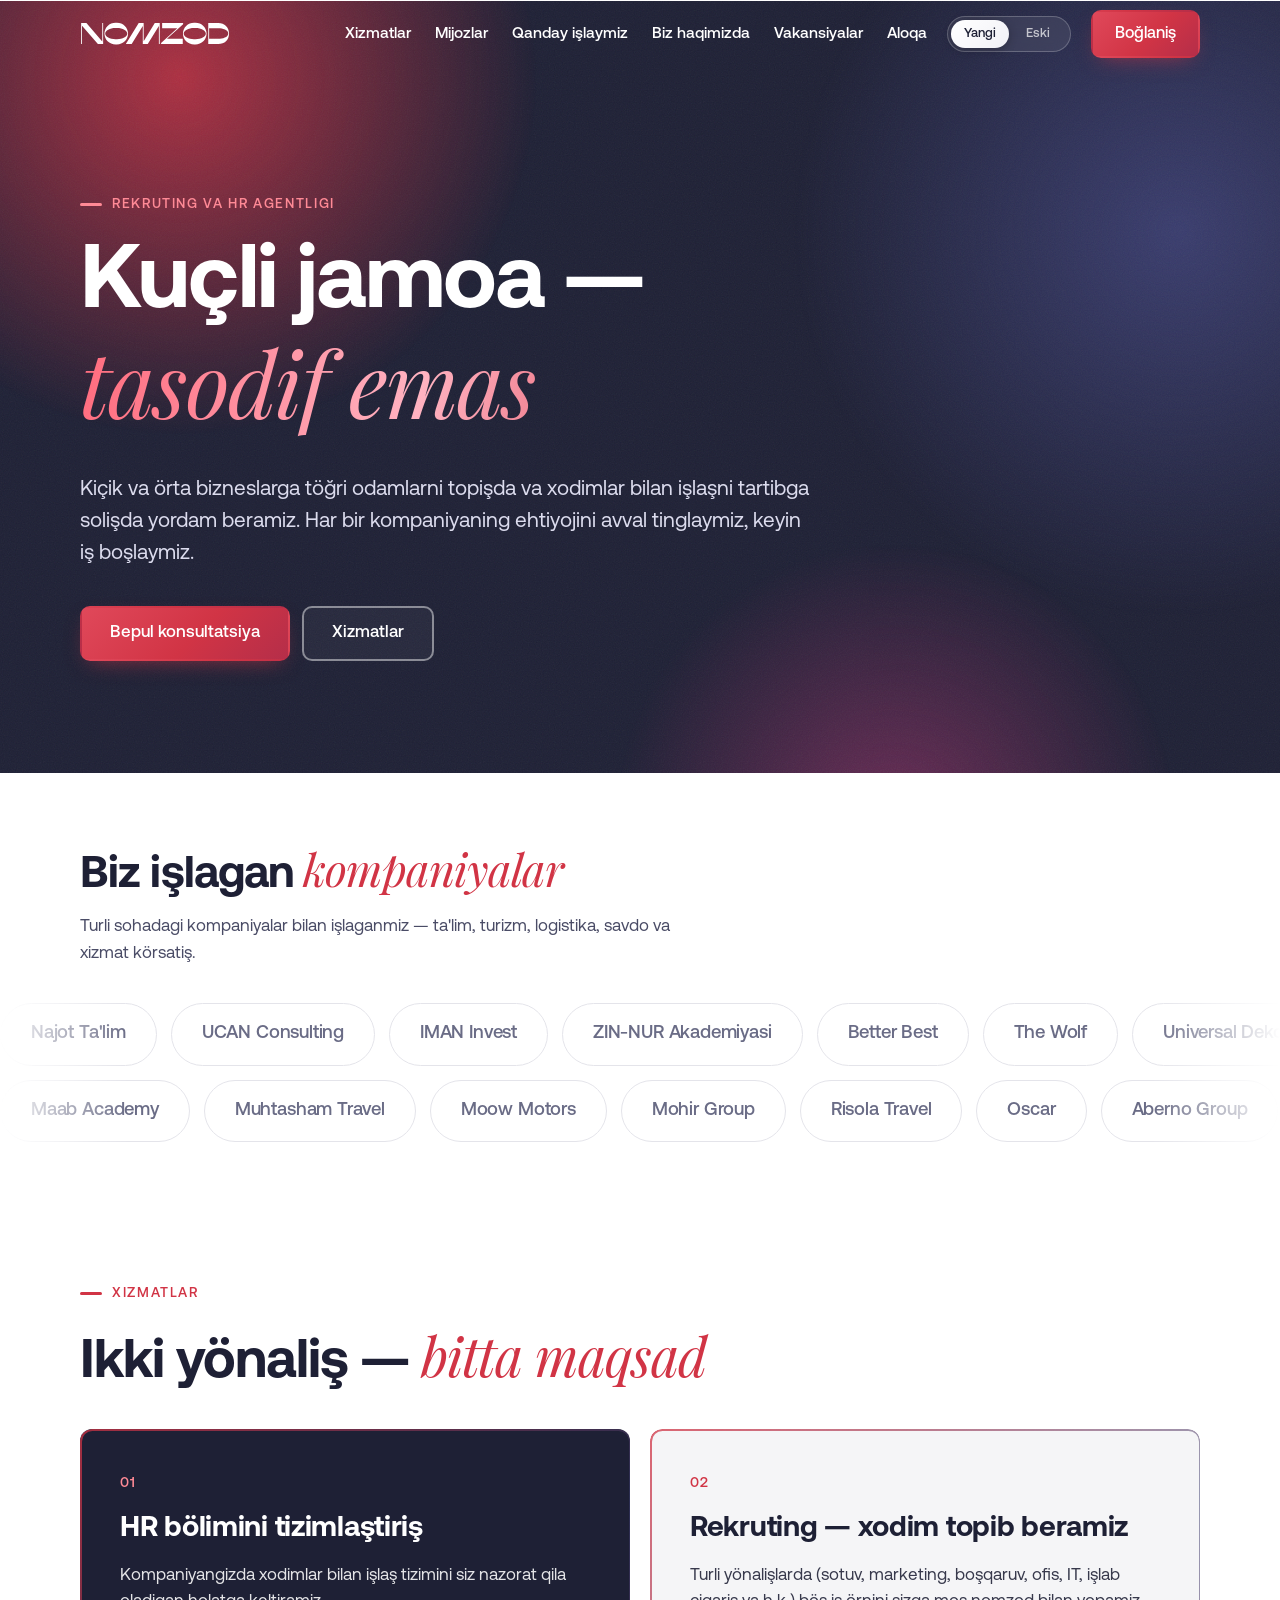
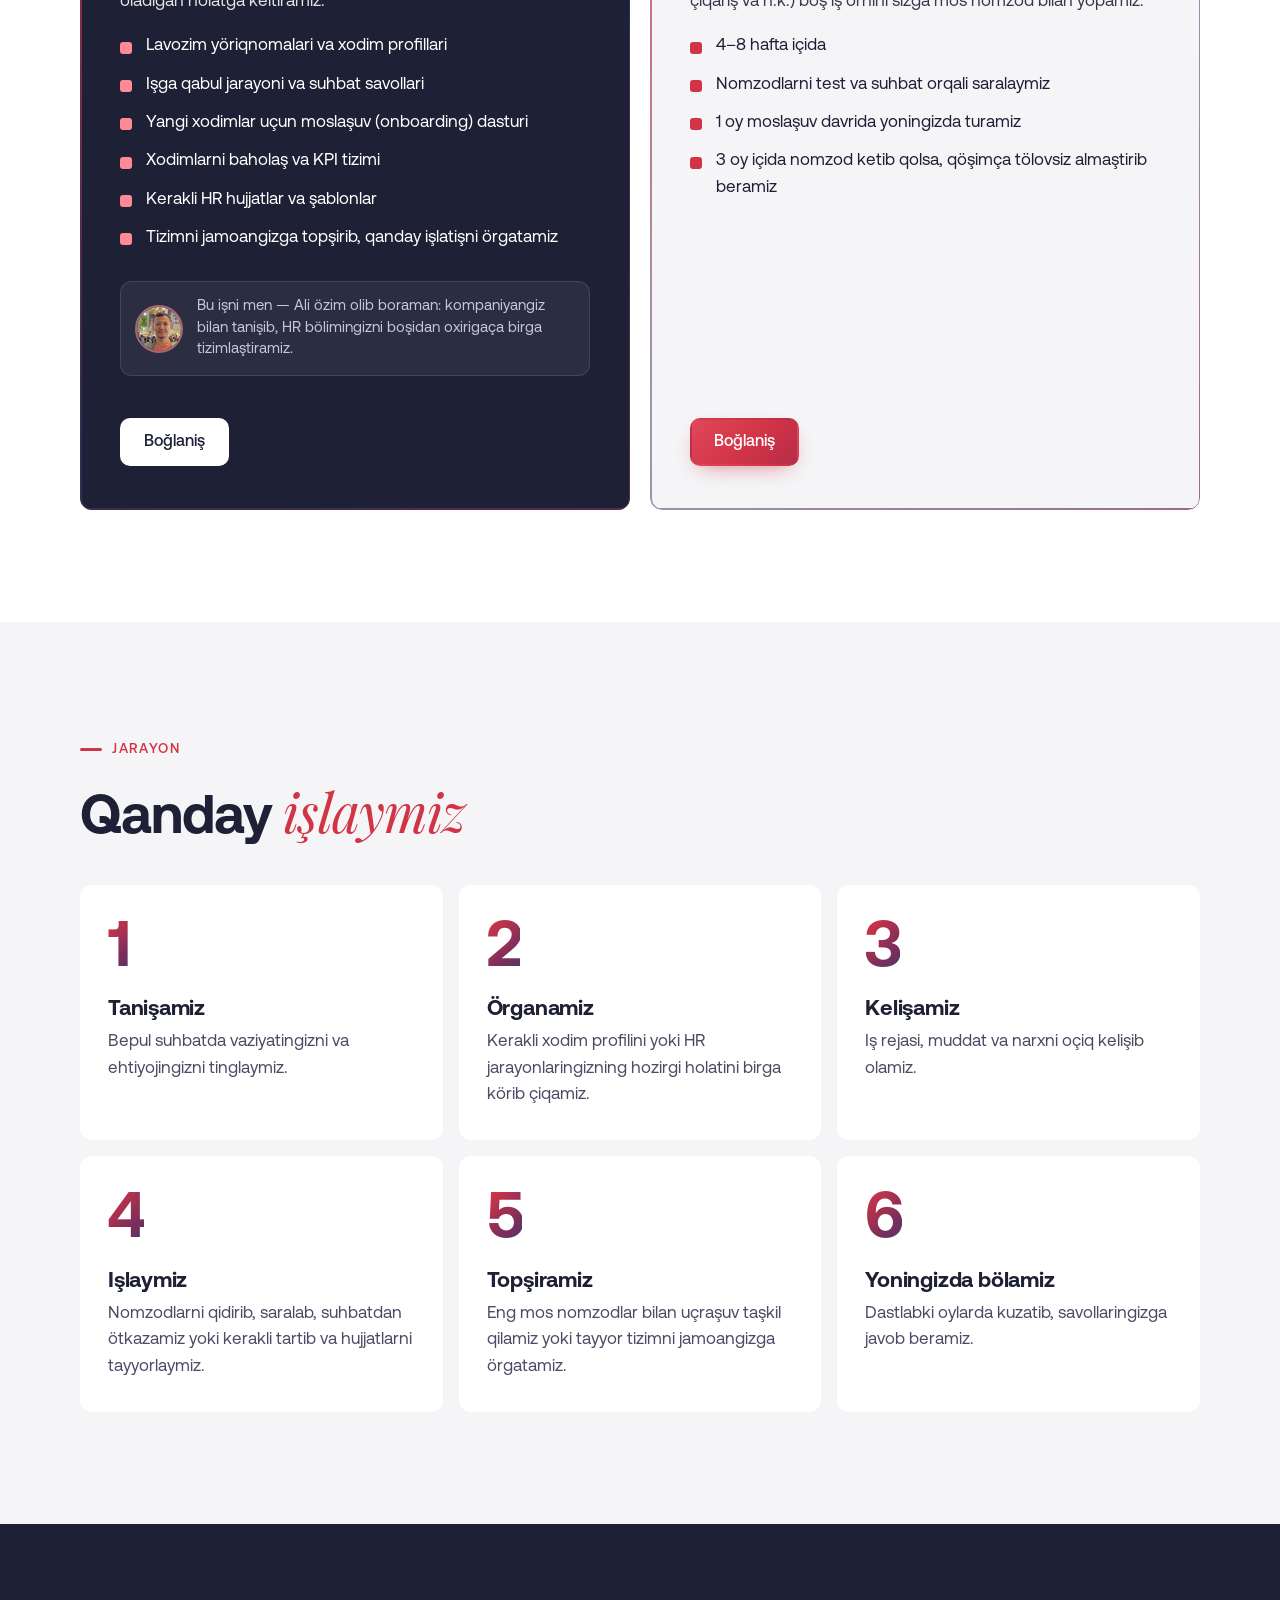
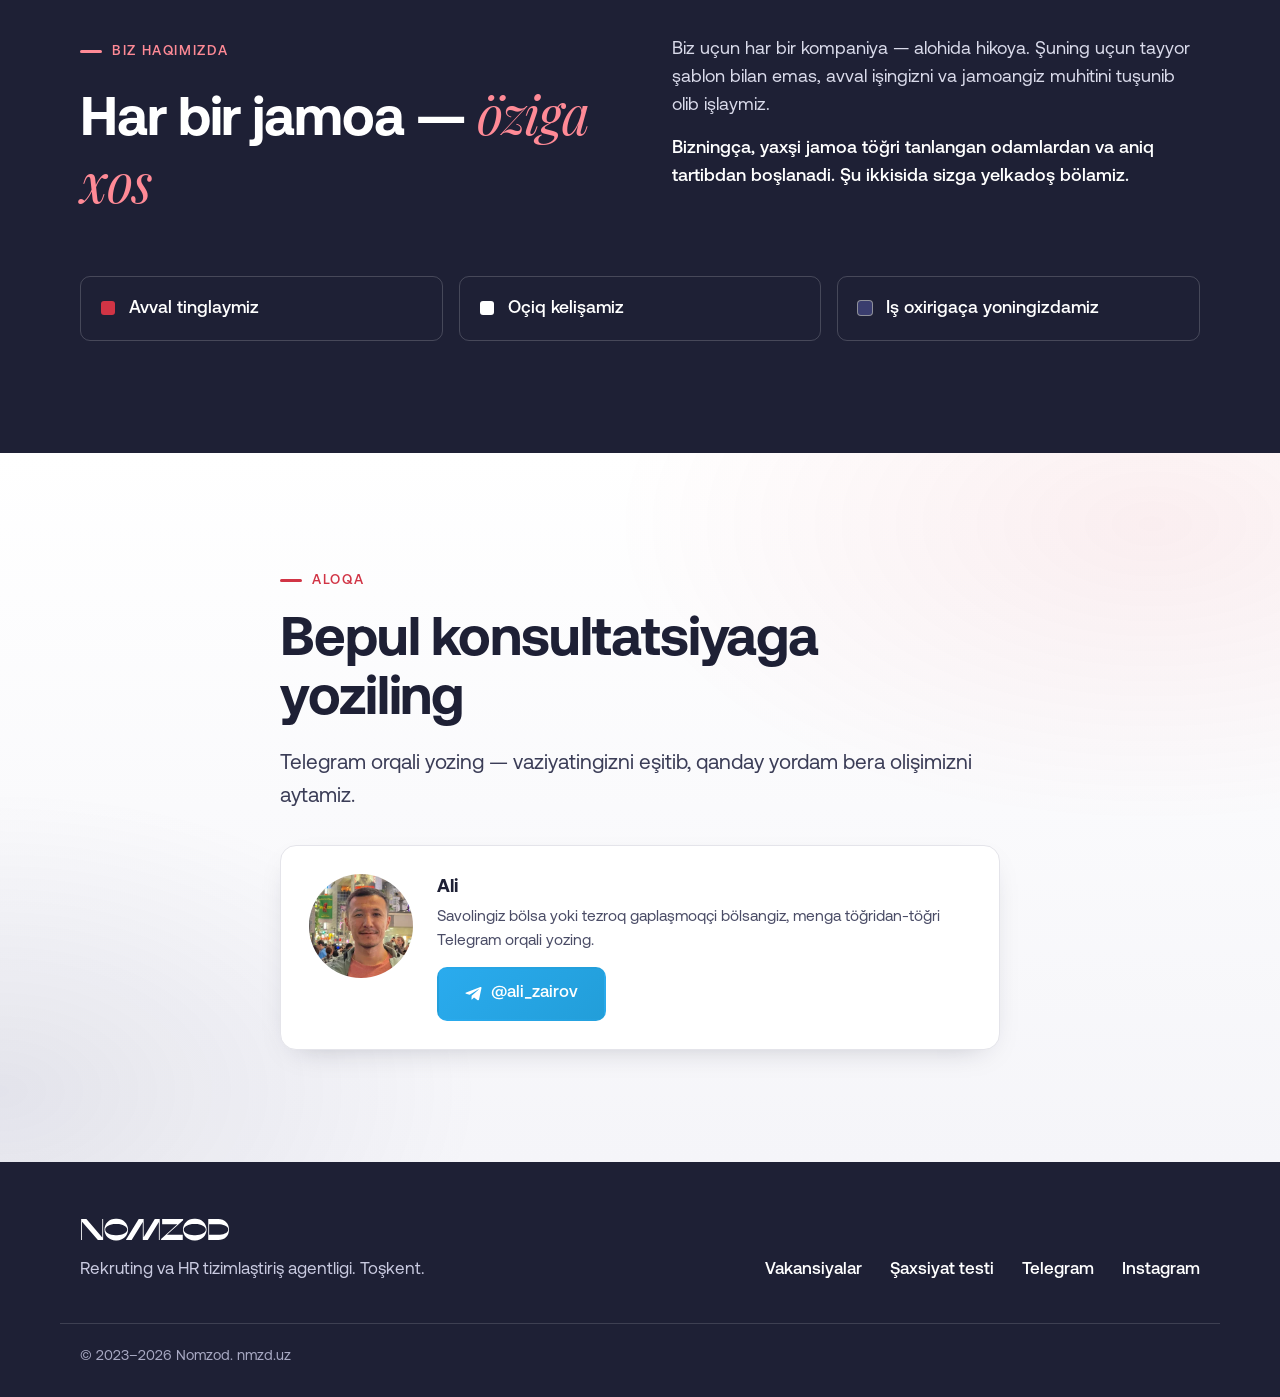
<file: Nomzod/index.html>
<!DOCTYPE html>
<html lang="uz">
<head>
<meta charset="utf-8">
<meta name="viewport" content="width=device-width, initial-scale=1">
<title>Nomzod — Rekruting va HR tizimlashtirish agentligi</title>
<meta name="description" content="Nomzod — Toshkentdagi rekruting va HR agentligi. Kichik va o'rta bizneslarga to'g'ri xodimlarni topishda va HR bo'limini tartibga solishda yordam beramiz.">
<link rel="canonical" href="https://nmzd.uz/">
<meta name="theme-color" content="#1E2035">
<meta property="og:type" content="website">
<meta property="og:locale" content="uz_UZ">
<meta property="og:site_name" content="Nomzod">
<meta property="og:title" content="Nomzod — Rekruting va HR tizimlashtirish agentligi">
<meta property="og:description" content="Kuchli jamoa — tasodif emas. To'g'ri xodimlarni topamiz va HR bo'limingizni tizimlashtiramiz.">
<meta property="og:url" content="https://nmzd.uz/">
<meta property="og:image" content="https://nmzd.uz/assets/og.png">
<meta property="og:image:width" content="1200">
<meta property="og:image:height" content="630">
<meta name="twitter:card" content="summary_large_image">
<meta name="twitter:title" content="Nomzod — Rekruting va HR tizimlashtirish agentligi">
<meta name="twitter:description" content="Kuchli jamoa — tasodif emas. To'g'ri xodimlarni topamiz va HR bo'limingizni tizimlashtiramiz.">
<meta name="twitter:image" content="https://nmzd.uz/assets/og.png">
<link rel="icon" type="image/svg+xml" href="assets/favicon.svg">
<link rel="apple-touch-icon" href="assets/favicon.png">
<link rel="preload" href="assets/fonts/AeonikPro-Regular.woff2" as="font" type="font/woff2" crossorigin>
<link rel="preload" href="assets/fonts/AeonikPro-Bold.woff2" as="font" type="font/woff2" crossorigin>
<link rel="stylesheet" href="assets/style.css?v=10">
<script type="application/ld+json">
{"@context":"https://schema.org","@type":"Organization","name":"Nomzod","url":"https://nmzd.uz","logo":"https://nmzd.uz/assets/favicon.png","description":"Rekruting va HR tizimlashtirish agentligi","sameAs": ["https://www.instagram.com/nomzod.agency", "https://t.me/ali_zairov"],
    "areaServed":{"@type":"City","name":"Toshkent"}}
</script>
</head>
<body>
<a class="skip" href="#asosiy">Asosiy mazmunga o'tish</a>

<header class="header" id="header">
  <div class="container header__in">
    <a class="logo" data-noconv href="#" aria-label="Nomzod — bosh sahifa"><svg viewBox="26 10 498 77" fill="currentColor" role="img" aria-hidden="true"><path d="M32.654 22.0413V83.3945H29.761V13.5615H47.2192L99.8933 74.9148V13.5615H102.786V83.3945H85.3281L32.654 22.0413ZM148.258 12.1649C169.308 12.1649 185.569 28.426 185.569 48.478C185.569 68.6298 169.308 84.891 148.258 84.891H144.467C123.018 84.891 107.057 68.6298 107.057 48.478C107.057 28.426 123.018 12.1649 144.467 12.1649H148.258ZM149.056 67.4327C167.612 67.4327 182.975 58.953 182.975 48.478C182.975 38.1028 167.612 29.6231 149.056 29.6231H143.669C125.014 29.6231 109.65 38.1028 109.65 48.478C109.65 58.953 125.014 67.4327 143.669 67.4327H149.056ZM234.482 83.3945V22.9391L197.571 83.3945H178.117L220.915 13.5615H237.375V73.7177L274.287 13.5615H290.748V83.3945H287.855V22.9391L250.943 83.3945H234.482ZM298.723 13.6613H368.357V17.3525L314.585 65.9363H367.16V83.3945H295.232V79.7034L349.103 31.1195H298.723V13.6613ZM409.025 12.1649C430.075 12.1649 446.336 28.426 446.336 48.478C446.336 68.6298 430.075 84.891 409.025 84.891H405.234C383.785 84.891 367.824 68.6298 367.824 48.478C367.824 28.426 383.785 12.1649 405.234 12.1649H409.025ZM409.823 67.4327C428.379 67.4327 443.742 58.953 443.742 48.478C443.742 38.1028 428.379 29.6231 409.823 29.6231H404.436C385.781 29.6231 370.417 38.1028 370.417 48.478C370.417 58.953 385.781 67.4327 404.436 67.4327H409.823ZM485.158 13.5615C506.008 13.5615 520.872 27.9272 520.872 48.478C520.872 70.5253 506.008 83.3945 485.158 83.3945H451.838V13.5615H485.158ZM454.731 31.0198V65.9363H485.158C499.025 65.9363 518.279 61.3473 518.279 48.3783C518.279 35.6088 499.723 31.0198 485.158 31.0198H454.731Z"/></svg></a>
    <nav class="nav" id="nav" aria-label="Asosiy menyu">
      <a href="#xizmatlar">Xizmatlar</a>
      <a href="#mijozlar">Mijozlar</a>
      <a href="#jarayon">Qanday ishlaymiz</a>
      <a href="#biz-haqimizda">Biz haqimizda</a>
      <a href="vakansiyalar/">Vakansiyalar</a>
      <a href="#ariza">Aloqa</a>
      <a class="btn btn--red nav__cta" href="#ariza">Bog'lanish</a>
    </nav>
    <button type="button" class="alph" id="alph" data-noconv role="switch" aria-checked="true" aria-label="Yangi alifbo">
      <span class="alph__thumb" aria-hidden="true"></span>
      <span class="alph__opt alph__opt--new">Yangi</span>
      <span class="alph__opt alph__opt--old">Eski</span>
    </button>
    <a class="btn btn--red header__cta" href="#ariza">Bog'lanish</a>
    <button class="burger" data-noconv id="burger" aria-label="Menyuni ochish" aria-expanded="false" aria-controls="nav"><span></span><span></span></button>
  </div>
</header>

<main id="asosiy">
<section class="hero">
  <div class="hero__bg" aria-hidden="true"><i class="blob b1"></i><i class="blob b2"></i><i class="blob b3"></i></div>
  <div class="container hero__in">
    <p class="eyebrow eyebrow--light reveal">Rekruting va HR agentligi</p>
    <h1 class="reveal">Kuchli jamoa — <em>tasodif emas</em></h1>
    <p class="lead reveal">Kichik va o'rta bizneslarga to'g'ri odamlarni topishda va xodimlar bilan ishlashni tartibga solishda yordam beramiz. Har bir kompaniyaning ehtiyojini avval tinglaymiz, keyin ish boshlaymiz.</p>
    <div class="actions reveal">
      <a class="btn btn--red btn--lg" href="#ariza">Bepul konsultatsiya</a>
      <a class="btn btn--ghost btn--lg" href="#xizmatlar">Xizmatlar</a>
    </div>
  </div>
</section>

<section class="clients" id="mijozlar" aria-labelledby="clients-h">
  <div class="container clients__head">
    <h2 id="clients-h" class="reveal">Biz ishlagan <em>kompaniyalar</em></h2>
    <p class="clients__sub reveal">Turli sohadagi kompaniyalar bilan ishlaganmiz — ta'lim, turizm, logistika, savdo va xizmat ko'rsatish.</p>
  </div>
  <div class="marquee" id="marquee" data-noconv>
    <ul class="marquee__row"><li>Najot Ta'lim</li><li>UCAN Consulting</li><li>IMAN Invest</li><li>ZIN-NUR Akademiyasi</li><li>Better Best</li><li>The Wolf</li><li>Universal Dekor</li><li>Safia Home</li><li>MA Business</li><li>Buraq Logistics</li></ul>
    <ul class="marquee__row marquee__row--rev"><li>Maab Academy</li><li>Muhtasham Travel</li><li>Moow Motors</li><li>Mohir Group</li><li>Risola Travel</li><li>Oscar</li><li>Aberno Group</li></ul>
  </div>
</section>

<section class="section" id="xizmatlar">
  <div class="container">
    <p class="eyebrow reveal">Xizmatlar</p>
    <h2 class="reveal">Ikki yo'nalish — <em>bitta maqsad</em></h2>
    <div class="cards">
      <article class="card card--navy reveal">
        <span class="card__tag">01</span>
        <h3>HR bo'limini tizimlashtirish</h3>
        <p>Kompaniyangizda xodimlar bilan ishlash tizimini siz nazorat qila oladigan holatga keltiramiz.</p>
        <ul class="list">
          <li>Lavozim yo'riqnomalari va xodim profillari</li>
          <li>Ishga qabul jarayoni va suhbat savollari</li>
          <li>Yangi xodimlar uchun moslashuv (onboarding) dasturi</li>
          <li>Xodimlarni baholash va KPI tizimi</li>
          <li>Kerakli HR hujjatlar va shablonlar</li>
          <li>Tizimni jamoangizga topshirib, qanday ishlatishni o'rgatamiz</li>
        </ul>
        <div class="owner">
          <picture><source srcset="assets/ali.webp" type="image/webp"><img src="assets/ali.jpg" alt="Ali" width="48" height="48" loading="lazy"></picture>
          <p>Bu ishni men — Ali o'zim olib boraman: kompaniyangiz bilan tanishib, HR bo'limingizni boshidan oxirigacha birga tizimlashtiramiz.</p>
        </div>
        <a class="btn btn--white" href="#ariza" data-service="HR tizimlashtirish">Bog'lanish</a>
      </article>
      <article class="card reveal">
        <span class="card__tag">02</span>
        <h3>Rekruting — xodim topib beramiz</h3>
        <p>Turli yo'nalishlarda (sotuv, marketing, boshqaruv, ofis, IT, ishlab chiqarish va h.k.) bo'sh ish o'rnini sizga mos nomzod bilan yopamiz.</p>
        <ul class="list">
          <li>4–8 hafta ichida</li>
          <li>Nomzodlarni test va suhbat orqali saralaymiz</li>
          <li>1 oy moslashuv davrida yoningizda turamiz</li>
          <li>3 oy ichida nomzod ketib qolsa, qo'shimcha to'lovsiz almashtirib beramiz</li>
        </ul>
        <a class="btn btn--red" href="#ariza" data-service="Rekruting">Bog'lanish</a>
      </article>
    </div>
  </div>
</section>

<section class="section section--gray" id="jarayon">
  <div class="container">
    <p class="eyebrow reveal">Jarayon</p>
    <h2 class="reveal">Qanday <em>ishlaymiz</em></h2>
    <ol class="steps">
      <li class="reveal"><span class="num">1</span><h3>Tanishamiz</h3><p>Bepul suhbatda vaziyatingizni va ehtiyojingizni tinglaymiz.</p></li>
      <li class="reveal"><span class="num">2</span><h3>O'rganamiz</h3><p>Kerakli xodim profilini yoki HR jarayonlaringizning hozirgi holatini birga ko'rib chiqamiz.</p></li>
      <li class="reveal"><span class="num">3</span><h3>Kelishamiz</h3><p>Ish rejasi, muddat va narxni ochiq kelishib olamiz.</p></li>
      <li class="reveal"><span class="num">4</span><h3>Ishlaymiz</h3><p>Nomzodlarni qidirib, saralab, suhbatdan o'tkazamiz yoki kerakli tartib va hujjatlarni tayyorlaymiz.</p></li>
      <li class="reveal"><span class="num">5</span><h3>Topshiramiz</h3><p>Eng mos nomzodlar bilan uchrashuv tashkil qilamiz yoki tayyor tizimni jamoangizga o'rgatamiz.</p></li>
      <li class="reveal"><span class="num">6</span><h3>Yoningizda bo'lamiz</h3><p>Dastlabki oylarda kuzatib, savollaringizga javob beramiz.</p></li>
    </ol>
  </div>
</section>

<section class="section section--navy" id="biz-haqimizda">
  <div class="container about">
    <div>
      <p class="eyebrow eyebrow--light reveal">Biz haqimizda</p>
      <h2 class="reveal">Har bir jamoa — <em>o'ziga xos</em></h2>
    </div>
    <div class="about__text reveal">
      <p>Biz uchun har bir kompaniya — alohida hikoya. Shuning uchun tayyor shablon bilan emas, avval ishingizni va jamoangiz muhitini tushunib olib ishlaymiz.</p>
      <p>Bizningcha, yaxshi jamoa to'g'ri tanlangan odamlardan va aniq tartibdan boshlanadi. Shu ikkisida sizga yelkadosh bo'lamiz.</p>
    </div>
    <ul class="points">
      <li class="reveal"><span></span>Avval tinglaymiz</li>
      <li class="reveal"><span></span>Ochiq kelishamiz</li>
      <li class="reveal"><span></span>Ish oxirigacha yoningizdamiz</li>
    </ul>
  </div>
</section>

<section class="section" id="ariza">
  <div class="container form-wrap form-wrap--tg">
    <div class="form-intro reveal">
      <p class="eyebrow">Aloqa</p>
      <h2>Bepul konsultatsiyaga yoziling</h2>
      <p class="lead">Telegram orqali yozing — vaziyatingizni eshitib, qanday yordam bera olishimizni aytamiz.</p>
      <div class="contact-card">
        <picture><source srcset="assets/ali.webp" type="image/webp"><img src="assets/ali.jpg" alt="Ali" width="88" height="88" loading="lazy"></picture>
        <div>
          <p class="contact-card__name">Ali</p>
          <p class="contact-card__text">Savolingiz bo'lsa yoki tezroq gaplashmoqchi bo'lsangiz, menga to'g'ridan-to'g'ri Telegram orqali yozing.</p>
          <a class="btn btn--tg" href="https://t.me/ali_zairov" target="_blank" rel="noopener"><svg viewBox="0 0 24 24" width="18" height="18" aria-hidden="true" fill="currentColor"><path d="M21.9 4.3 18.7 19.4c-.2 1.1-.9 1.3-1.8.8l-4.9-3.6-2.4 2.3c-.3.3-.5.5-1 .5l.3-5 9.1-8.2c.4-.4-.1-.6-.6-.2L6.2 13 1.4 11.5c-1-.3-1.1-1 .2-1.5L20.5 2.8c.9-.3 1.7.2 1.4 1.5Z"/></svg><span data-noconv>@ali_zairov</span></a>
        </div>
      </div>
    </div>
    <!-- Ariza formasi vaqtincha o'chirilgan (keyin qayta yoqiladi: hidden ni olib tashlang) -->
    <div class="form-card reveal" hidden>
      <form id="form" novalidate>
        <div class="field">
          <label for="f-name">Ismingiz <span aria-hidden="true">*</span></label>
          <input id="f-name" name="name" type="text" autocomplete="name" required>
          <small class="err" data-for="name"></small>
        </div>
        <div class="field">
          <label for="f-phone">Telefon raqam <span aria-hidden="true">*</span></label>
          <input id="f-phone" name="phone" type="tel" inputmode="tel" autocomplete="tel" value="+998 " required>
          <small class="err" data-for="phone"></small>
        </div>
        <div class="field">
          <label for="f-company">Kompaniya nomi</label>
          <input id="f-company" name="company" type="text" autocomplete="organization">
        </div>
        <fieldset class="field pills">
          <legend>Xizmat turi</legend>
          <label><input type="radio" name="service" value="HR tizimlashtirish" checked><span>HR tizimlashtirish</span></label>
          <label><input type="radio" name="service" value="Rekruting"><span>Rekruting</span></label>
          <label><input type="radio" name="service" value="Ikkalasi"><span>Ikkalasi</span></label>
        </fieldset>
        <div class="field">
          <label for="f-comment">Izoh</label>
          <textarea id="f-comment" name="comment" rows="4" placeholder="Qanday xodim kerak yoki qaysi HR masala bor?"></textarea>
        </div>
        <div class="hp" aria-hidden="true"><label>Website <input type="text" name="website" tabindex="-1" autocomplete="off"></label></div>
        <button class="btn btn--red btn--lg btn--block" type="submit" id="submit"><span class="btn__t">Ariza yuborish</span><span class="spinner" aria-hidden="true"></span></button>
        <p class="form-error" id="form-error" role="alert" hidden>Xatolik yuz berdi. Iltimos, qayta urinib ko'ring.</p>
        <p class="note">Tugmani bosish orqali ma'lumotlaringizni qayta ishlashga rozilik bildirasiz.</p>
      </form>
      <div class="success" id="success" hidden tabindex="-1">
        <div class="success__ico" aria-hidden="true"><svg viewBox="0 0 24 24" width="28" height="28" fill="none" stroke="currentColor" stroke-width="3" stroke-linecap="round" stroke-linejoin="round"><path d="M5 12.5l4.5 4.5L19 7.5"/></svg></div>
        <h3>Rahmat!</h3>
        <p>Arizangiz qabul qilindi. Tez orada bog'lanamiz.</p>
      </div>
    </div>
  </div>
</section>
</main>

<footer class="footer">
  <div class="container footer__in">
    <div class="footer__brand">
      <a class="logo logo--white" href="#" aria-label="Nomzod"><svg viewBox="26 10 498 77" fill="currentColor" role="img" aria-hidden="true"><path d="M32.654 22.0413V83.3945H29.761V13.5615H47.2192L99.8933 74.9148V13.5615H102.786V83.3945H85.3281L32.654 22.0413ZM148.258 12.1649C169.308 12.1649 185.569 28.426 185.569 48.478C185.569 68.6298 169.308 84.891 148.258 84.891H144.467C123.018 84.891 107.057 68.6298 107.057 48.478C107.057 28.426 123.018 12.1649 144.467 12.1649H148.258ZM149.056 67.4327C167.612 67.4327 182.975 58.953 182.975 48.478C182.975 38.1028 167.612 29.6231 149.056 29.6231H143.669C125.014 29.6231 109.65 38.1028 109.65 48.478C109.65 58.953 125.014 67.4327 143.669 67.4327H149.056ZM234.482 83.3945V22.9391L197.571 83.3945H178.117L220.915 13.5615H237.375V73.7177L274.287 13.5615H290.748V83.3945H287.855V22.9391L250.943 83.3945H234.482ZM298.723 13.6613H368.357V17.3525L314.585 65.9363H367.16V83.3945H295.232V79.7034L349.103 31.1195H298.723V13.6613ZM409.025 12.1649C430.075 12.1649 446.336 28.426 446.336 48.478C446.336 68.6298 430.075 84.891 409.025 84.891H405.234C383.785 84.891 367.824 68.6298 367.824 48.478C367.824 28.426 383.785 12.1649 405.234 12.1649H409.025ZM409.823 67.4327C428.379 67.4327 443.742 58.953 443.742 48.478C443.742 38.1028 428.379 29.6231 409.823 29.6231H404.436C385.781 29.6231 370.417 38.1028 370.417 48.478C370.417 58.953 385.781 67.4327 404.436 67.4327H409.823ZM485.158 13.5615C506.008 13.5615 520.872 27.9272 520.872 48.478C520.872 70.5253 506.008 83.3945 485.158 83.3945H451.838V13.5615H485.158ZM454.731 31.0198V65.9363H485.158C499.025 65.9363 518.279 61.3473 518.279 48.3783C518.279 35.6088 499.723 31.0198 485.158 31.0198H454.731Z"/></svg></a>
      <p>Rekruting va HR tizimlashtirish agentligi. Toshkent.</p>
    </div>
    <div class="footer__links">
      <a href="vakansiyalar/">Vakansiyalar</a>
      <a href="shaxsiyat-testi/">Shaxsiyat testi</a>
      <a href="https://t.me/ali_zairov" target="_blank" rel="noopener">Telegram</a>
      <a href="https://www.instagram.com/nomzod.agency" target="_blank" rel="noopener">Instagram</a>
    </div>
  </div>
  <div class="container footer__bot">© 2023–2026 Nomzod. nmzd.uz</div>
</footer>

<script src="assets/config.js?v=11" defer></script>
<script src="assets/main.js?v=10" defer></script>
<script src="assets/alphabet.js?v=10" defer></script>
</body>
</html>
</file>
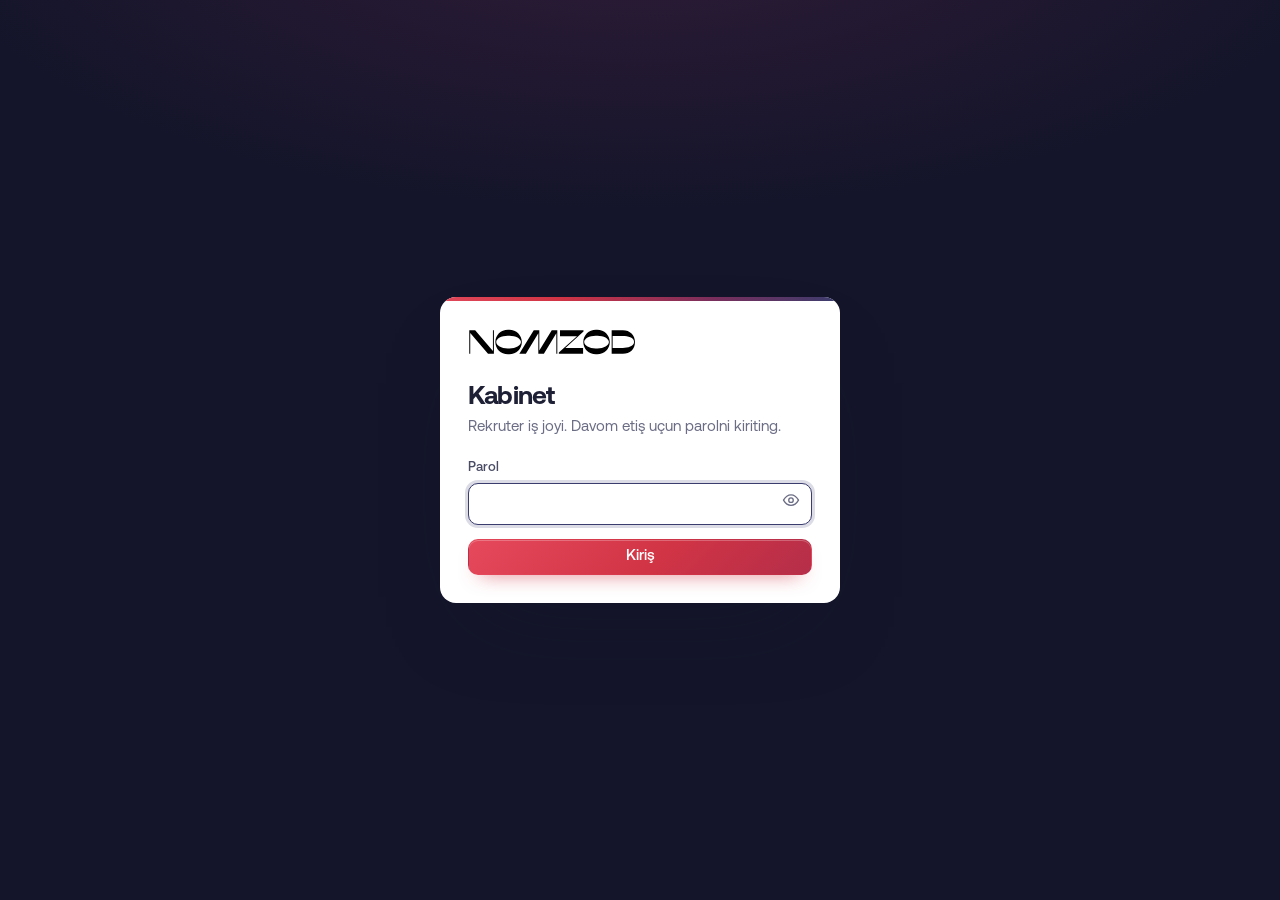
<file: Nomzod/kabinet/index.html>
<!DOCTYPE html>
<html lang="uz">
<head>
<meta charset="utf-8">
<meta name="viewport" content="width=device-width, initial-scale=1">
<title>Kabinet | Nomzod</title>
<meta name="robots" content="noindex, nofollow">
<meta name="referrer" content="no-referrer">
<meta name="theme-color" content="#1E2035">
<link rel="icon" type="image/svg+xml" href="../assets/favicon.svg">
<link rel="apple-touch-icon" href="../assets/favicon.png">
<link rel="preload" href="../assets/fonts/AeonikPro-Regular.woff2" as="font" type="font/woff2" crossorigin>
<link rel="stylesheet" href="../assets/kabinet.css?v=8">
</head>
<body>
<div id="root"></div>
<div class="toasts" id="toasts" role="status" aria-live="polite" aria-atomic="false"></div>
<noscript><p style="padding:24px">Kabinet ishlashi uchun JavaScript kerak.</p></noscript>
<script src="../assets/config.js?v=11"></script>
<script src="../assets/screening.js?v=3"></script>
<script src="../assets/tests/disc.js?v=4"></script>
<script src="../assets/tests/disc-profile.js?v=1"></script>
<script src="../assets/kabinet.js?v=9"></script>
</body>
</html>
</file>
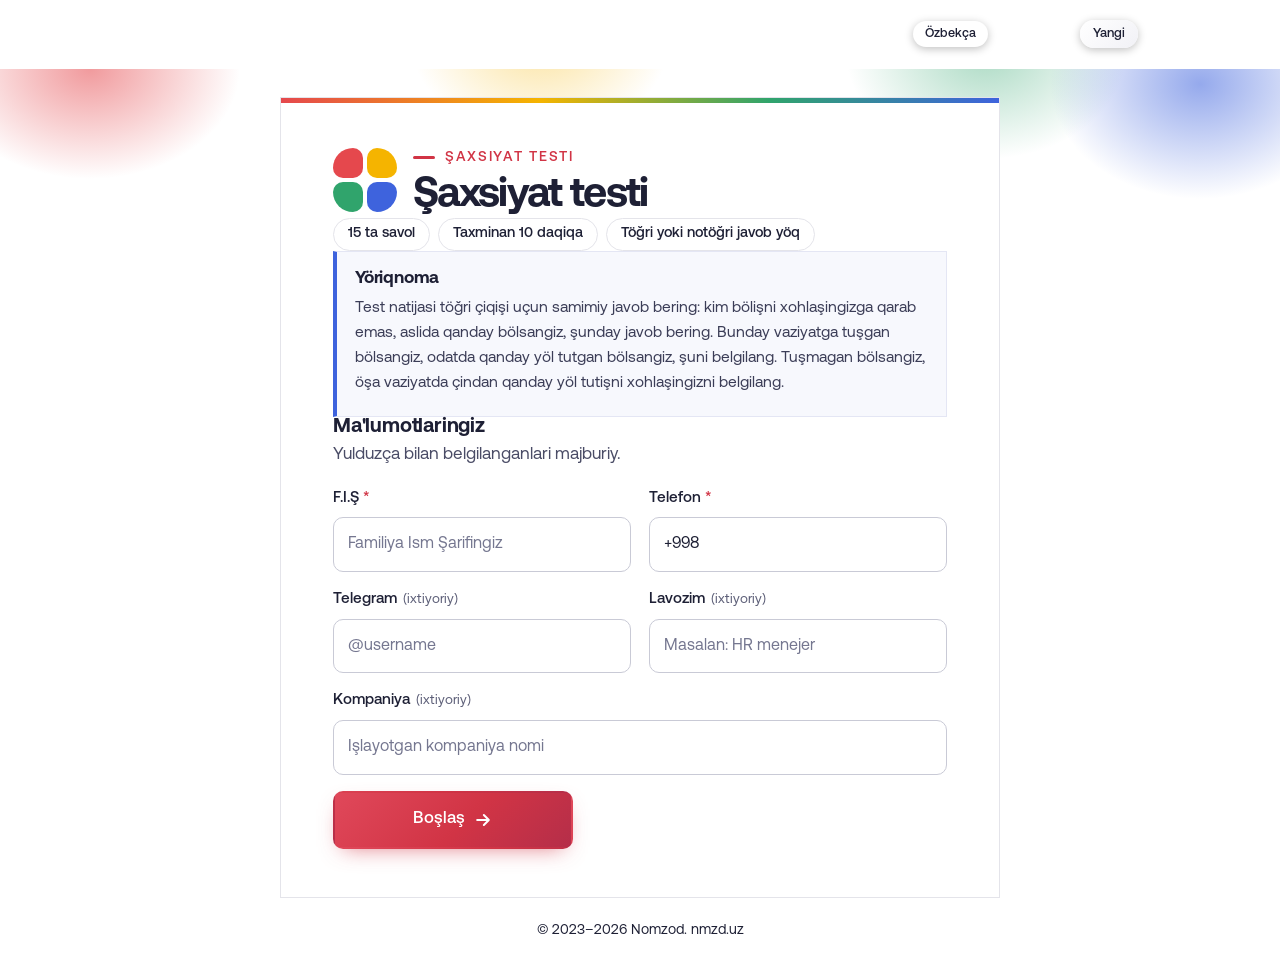
<file: Nomzod/shaxsiyat-testi/index.html>
<!DOCTYPE html>
<html lang="uz">
<head>
<meta charset="utf-8">
<meta name="viewport" content="width=device-width, initial-scale=1">
<title>Shaxsiyat testi | Nomzod</title>
<meta name="description" content="Shaxsiyat testi — 15 ta savol, taxminan 10 daqiqa.">
<meta name="robots" content="noindex, nofollow">
<meta name="theme-color" content="#14152A">
<link rel="icon" type="image/svg+xml" href="../assets/favicon.svg">
<link rel="apple-touch-icon" href="../assets/favicon.png">
<link rel="preload" href="../assets/fonts/AeonikPro-Regular.woff2" as="font" type="font/woff2" crossorigin>
<link rel="preload" href="../assets/fonts/AeonikPro-Bold.woff2" as="font" type="font/woff2" crossorigin>
<link rel="stylesheet" href="../assets/style.css?v=13">
<link rel="stylesheet" href="../assets/vacancy.css?v=7">
<link rel="stylesheet" href="../assets/disc.css?v=3">
</head>
<body class="disc-page">
<a class="skip" href="#asosiy">Asosiy mazmunga o'tish</a>

<header class="header" id="header">
  <div class="container header__in">
    <a class="logo" data-noconv href="../" aria-label="Nomzod — bosh sahifa"><svg viewBox="26 10 498 77" fill="currentColor" role="img" aria-hidden="true"><path d="M32.654 22.0413V83.3945H29.761V13.5615H47.2192L99.8933 74.9148V13.5615H102.786V83.3945H85.3281L32.654 22.0413ZM148.258 12.1649C169.308 12.1649 185.569 28.426 185.569 48.478C185.569 68.6298 169.308 84.891 148.258 84.891H144.467C123.018 84.891 107.057 68.6298 107.057 48.478C107.057 28.426 123.018 12.1649 144.467 12.1649H148.258ZM149.056 67.4327C167.612 67.4327 182.975 58.953 182.975 48.478C182.975 38.1028 167.612 29.6231 149.056 29.6231H143.669C125.014 29.6231 109.65 38.1028 109.65 48.478C109.65 58.953 125.014 67.4327 143.669 67.4327H149.056ZM234.482 83.3945V22.9391L197.571 83.3945H178.117L220.915 13.5615H237.375V73.7177L274.287 13.5615H290.748V83.3945H287.855V22.9391L250.943 83.3945H234.482ZM298.723 13.6613H368.357V17.3525L314.585 65.9363H367.16V83.3945H295.232V79.7034L349.103 31.1195H298.723V13.6613ZM409.025 12.1649C430.075 12.1649 446.336 28.426 446.336 48.478C446.336 68.6298 430.075 84.891 409.025 84.891H405.234C383.785 84.891 367.824 68.6298 367.824 48.478C367.824 28.426 383.785 12.1649 405.234 12.1649H409.025ZM409.823 67.4327C428.379 67.4327 443.742 58.953 443.742 48.478C443.742 38.1028 428.379 29.6231 409.823 29.6231H404.436C385.781 29.6231 370.417 38.1028 370.417 48.478C370.417 58.953 385.781 67.4327 404.436 67.4327H409.823ZM485.158 13.5615C506.008 13.5615 520.872 27.9272 520.872 48.478C520.872 70.5253 506.008 83.3945 485.158 83.3945H451.838V13.5615H485.158ZM454.731 31.0198V65.9363H485.158C499.025 65.9363 518.279 61.3473 518.279 48.3783C518.279 35.6088 499.723 31.0198 485.158 31.0198H454.731Z"/></svg></a>
    <div class="dlang" id="dlang" role="group" aria-label="Til">
      <button type="button" data-lang="uz" aria-pressed="true">O'zbekcha</button>
      <button type="button" data-lang="ru" aria-pressed="false" data-noconv>Русский</button>
    </div>
    <button type="button" class="alph" id="alph" data-noconv role="switch" aria-checked="true" aria-label="Yangi alifbo">
      <span class="alph__thumb" aria-hidden="true"></span>
      <span class="alph__opt alph__opt--new">Yangi</span>
      <span class="alph__opt alph__opt--old">Eski</span>
    </button>
  </div>
</header>

<main id="asosiy" class="dmain">
  <div class="dmain__bg" aria-hidden="true"><i class="dd"></i><i class="di"></i><i class="ds"></i><i class="dc"></i></div>
  <div class="container dwrap">
    <div class="dcard" id="disc-app" aria-live="polite">
      <noscript><p>Test ishlashi uchun JavaScript kerak.</p></noscript>
    </div>
  </div>
</main>

<footer class="dfoot"><div class="container">© 2023–2026 Nomzod. nmzd.uz</div></footer>
<div class="dtoasts" id="dtoasts" role="status" aria-live="polite"></div>

<script src="../assets/config.js?v=11" defer></script>
<script src="../assets/tests/disc.js?v=4" defer></script>
<script src="../assets/disc.js?v=4" defer></script>
<script src="../assets/alphabet.js?v=10" defer></script>
</body>
</html>
</file>
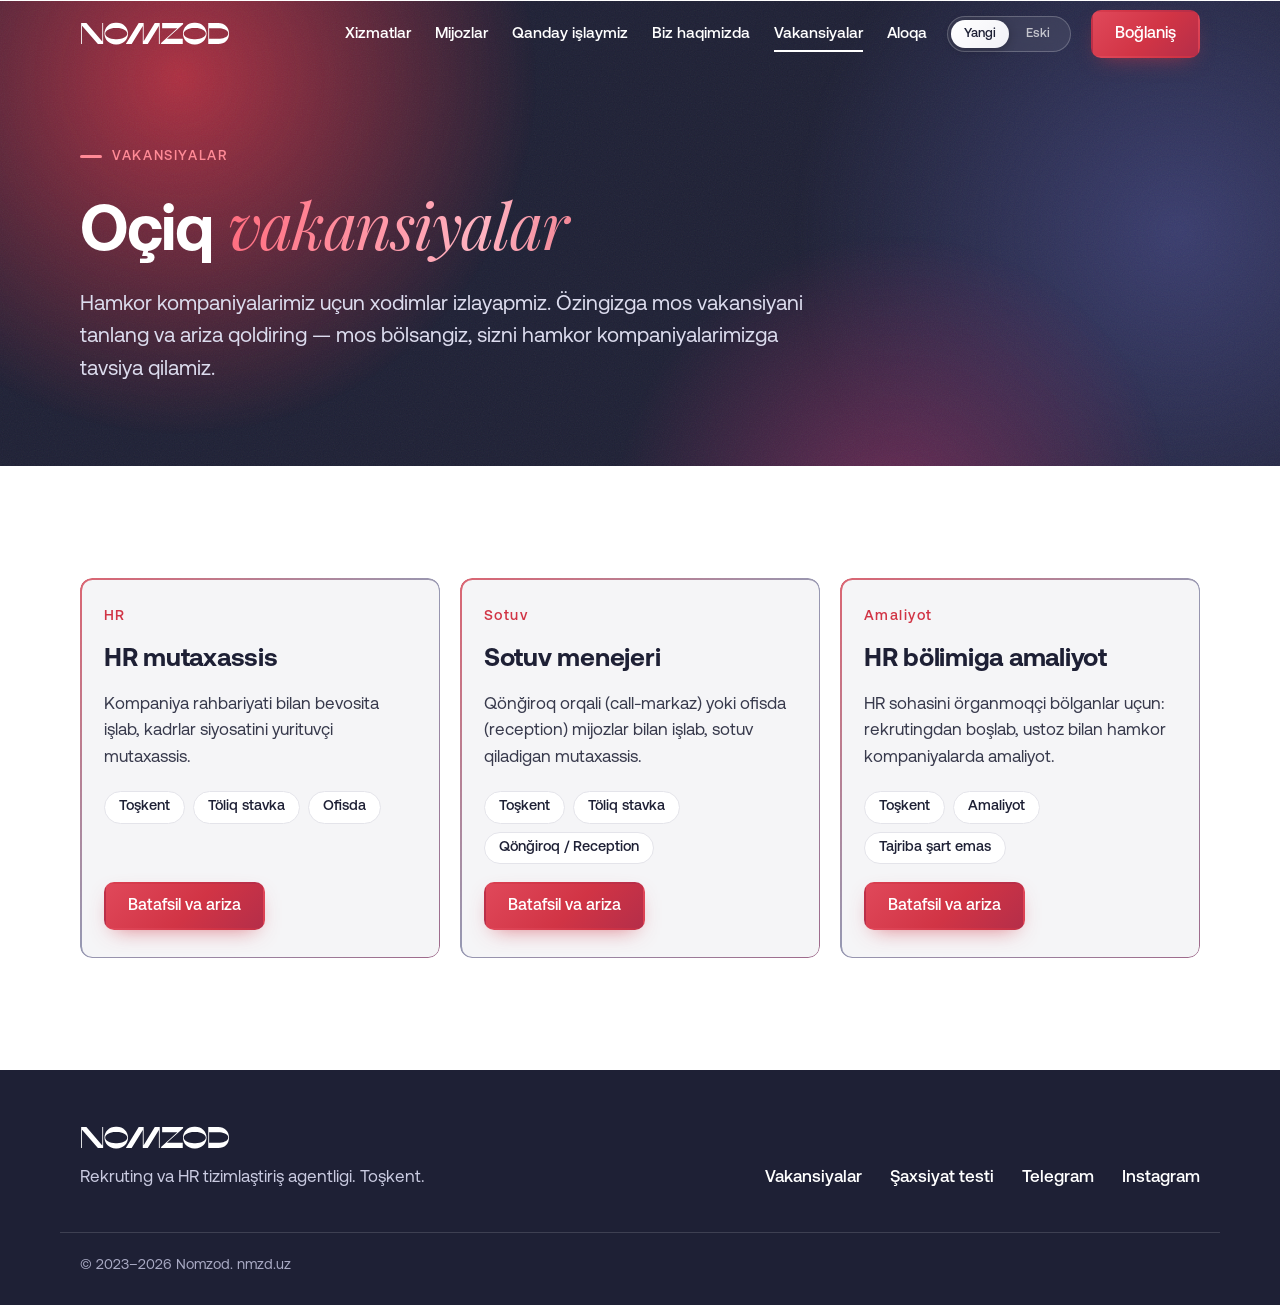
<file: Nomzod/vakansiyalar/index.html>
<!DOCTYPE html>
<html lang="uz">
<head>
<meta charset="utf-8">
<meta name="viewport" content="width=device-width, initial-scale=1">
<title>Ochiq vakansiyalar — Nomzod</title>
<meta name="description" content="Nomzod hamkor kompaniyalari uchun ochiq vakansiyalar. Vakansiyani tanlang va ariza qoldiring.">
<link rel="canonical" href="https://nmzd.uz/vakansiyalar/">
<meta name="theme-color" content="#1E2035">
<meta property="og:type" content="website">
<meta property="og:locale" content="uz_UZ">
<meta property="og:site_name" content="Nomzod">
<meta property="og:title" content="Ochiq vakansiyalar — Nomzod">
<meta property="og:description" content="Nomzod hamkor kompaniyalari uchun ochiq vakansiyalar. Vakansiyani tanlang va ariza qoldiring.">
<meta property="og:url" content="https://nmzd.uz/vakansiyalar/">
<meta property="og:image" content="https://nmzd.uz/assets/og.png">
<meta property="og:image:width" content="1200">
<meta property="og:image:height" content="630">
<meta name="twitter:card" content="summary_large_image">
<meta name="twitter:title" content="Ochiq vakansiyalar — Nomzod">
<meta name="twitter:description" content="Nomzod hamkor kompaniyalari uchun ochiq vakansiyalar. Vakansiyani tanlang va ariza qoldiring.">
<meta name="twitter:image" content="https://nmzd.uz/assets/og.png">
<link rel="icon" type="image/svg+xml" href="../assets/favicon.svg">
<link rel="apple-touch-icon" href="../assets/favicon.png">
<link rel="preload" href="../assets/fonts/AeonikPro-Regular.woff2" as="font" type="font/woff2" crossorigin>
<link rel="preload" href="../assets/fonts/AeonikPro-Bold.woff2" as="font" type="font/woff2" crossorigin>
<link rel="stylesheet" href="../assets/style.css?v=10">
<link rel="stylesheet" href="../assets/vacancy.css?v=1">
</head>
<body>
<a class="skip" href="#asosiy">Asosiy mazmunga o'tish</a>

<header class="header" id="header">
  <div class="container header__in">
    <a class="logo" data-noconv href="../" aria-label="Nomzod — bosh sahifa"><svg viewBox="26 10 498 77" fill="currentColor" role="img" aria-hidden="true"><path d="M32.654 22.0413V83.3945H29.761V13.5615H47.2192L99.8933 74.9148V13.5615H102.786V83.3945H85.3281L32.654 22.0413ZM148.258 12.1649C169.308 12.1649 185.569 28.426 185.569 48.478C185.569 68.6298 169.308 84.891 148.258 84.891H144.467C123.018 84.891 107.057 68.6298 107.057 48.478C107.057 28.426 123.018 12.1649 144.467 12.1649H148.258ZM149.056 67.4327C167.612 67.4327 182.975 58.953 182.975 48.478C182.975 38.1028 167.612 29.6231 149.056 29.6231H143.669C125.014 29.6231 109.65 38.1028 109.65 48.478C109.65 58.953 125.014 67.4327 143.669 67.4327H149.056ZM234.482 83.3945V22.9391L197.571 83.3945H178.117L220.915 13.5615H237.375V73.7177L274.287 13.5615H290.748V83.3945H287.855V22.9391L250.943 83.3945H234.482ZM298.723 13.6613H368.357V17.3525L314.585 65.9363H367.16V83.3945H295.232V79.7034L349.103 31.1195H298.723V13.6613ZM409.025 12.1649C430.075 12.1649 446.336 28.426 446.336 48.478C446.336 68.6298 430.075 84.891 409.025 84.891H405.234C383.785 84.891 367.824 68.6298 367.824 48.478C367.824 28.426 383.785 12.1649 405.234 12.1649H409.025ZM409.823 67.4327C428.379 67.4327 443.742 58.953 443.742 48.478C443.742 38.1028 428.379 29.6231 409.823 29.6231H404.436C385.781 29.6231 370.417 38.1028 370.417 48.478C370.417 58.953 385.781 67.4327 404.436 67.4327H409.823ZM485.158 13.5615C506.008 13.5615 520.872 27.9272 520.872 48.478C520.872 70.5253 506.008 83.3945 485.158 83.3945H451.838V13.5615H485.158ZM454.731 31.0198V65.9363H485.158C499.025 65.9363 518.279 61.3473 518.279 48.3783C518.279 35.6088 499.723 31.0198 485.158 31.0198H454.731Z"/></svg></a>
    <nav class="nav" id="nav" aria-label="Asosiy menyu">
      <a href="../#xizmatlar">Xizmatlar</a>
      <a href="../#mijozlar">Mijozlar</a>
      <a href="../#jarayon">Qanday ishlaymiz</a>
      <a href="../#biz-haqimizda">Biz haqimizda</a>
      <a href="./" aria-current="page">Vakansiyalar</a>
      <a href="../#ariza">Aloqa</a>
      <a class="btn btn--red nav__cta" href="../#ariza">Bog'lanish</a>
    </nav>
    <button type="button" class="alph" id="alph" data-noconv role="switch" aria-checked="true" aria-label="Yangi alifbo">
      <span class="alph__thumb" aria-hidden="true"></span>
      <span class="alph__opt alph__opt--new">Yangi</span>
      <span class="alph__opt alph__opt--old">Eski</span>
    </button>
    <a class="btn btn--red header__cta" href="../#ariza">Bog'lanish</a>
    <button class="burger" data-noconv id="burger" aria-label="Menyuni ochish" aria-expanded="false" aria-controls="nav"><span></span><span></span></button>
  </div>
</header>

<main id="asosiy">
<section class="hero hero--page">
  <div class="hero__bg" aria-hidden="true"><i class="blob b1"></i><i class="blob b2"></i><i class="blob b3"></i></div>
  <div class="container hero__in">
    <p class="eyebrow eyebrow--light reveal">Vakansiyalar</p>
    <h1 class="reveal">Ochiq <em>vakansiyalar</em></h1>
    <p class="lead reveal">Hamkor kompaniyalarimiz uchun xodimlar izlayapmiz. O'zingizga mos vakansiyani tanlang va ariza qoldiring — mos bo'lsangiz, sizni hamkor kompaniyalarimizga tavsiya qilamiz.</p>
  </div>
</section>

<section class="section" aria-label="Vakansiyalar ro'yxati">
  <div class="container">
    <div class="cards vac-list">
      <article class="card reveal">
        <span class="card__tag">HR</span>
        <h3>HR mutaxassis</h3>
        <p>Kompaniya rahbariyati bilan bevosita ishlab, kadrlar siyosatini yurituvchi mutaxassis.</p>
        <ul class="chips chips--dark">
          <li class="chip">Toshkent</li>
          <li class="chip">To'liq stavka</li>
          <li class="chip">Ofisda</li>
        </ul>
        <a class="btn btn--red" href="hr/">Batafsil va ariza</a>
      </article>
      <article class="card reveal">
        <span class="card__tag">Sotuv</span>
        <h3>Sotuv menejeri</h3>
        <p>Qo'ng'iroq orqali (call-markaz) yoki ofisda (reception) mijozlar bilan ishlab, sotuv qiladigan mutaxassis.</p>
        <ul class="chips chips--dark">
          <li class="chip">Toshkent</li>
          <li class="chip">To'liq stavka</li>
          <li class="chip">Qo'ng'iroq / Reception</li>
        </ul>
        <a class="btn btn--red" href="sotuv/">Batafsil va ariza</a>
      </article>
      <article class="card reveal">
        <span class="card__tag">Amaliyot</span>
        <h3>HR bo'limiga amaliyot</h3>
        <p>HR sohasini o'rganmoqchi bo'lganlar uchun: rekrutingdan boshlab, ustoz bilan hamkor kompaniyalarda amaliyot.</p>
        <ul class="chips chips--dark">
          <li class="chip">Toshkent</li>
          <li class="chip">Amaliyot</li>
          <li class="chip">Tajriba shart emas</li>
        </ul>
        <a class="btn btn--red" href="hr-amaliyot/">Batafsil va ariza</a>
      </article>
    </div>
  </div>
</section>
</main>

<footer class="footer">
  <div class="container footer__in">
    <div class="footer__brand">
      <a class="logo logo--white" href="../" aria-label="Nomzod"><svg viewBox="26 10 498 77" fill="currentColor" role="img" aria-hidden="true"><path d="M32.654 22.0413V83.3945H29.761V13.5615H47.2192L99.8933 74.9148V13.5615H102.786V83.3945H85.3281L32.654 22.0413ZM148.258 12.1649C169.308 12.1649 185.569 28.426 185.569 48.478C185.569 68.6298 169.308 84.891 148.258 84.891H144.467C123.018 84.891 107.057 68.6298 107.057 48.478C107.057 28.426 123.018 12.1649 144.467 12.1649H148.258ZM149.056 67.4327C167.612 67.4327 182.975 58.953 182.975 48.478C182.975 38.1028 167.612 29.6231 149.056 29.6231H143.669C125.014 29.6231 109.65 38.1028 109.65 48.478C109.65 58.953 125.014 67.4327 143.669 67.4327H149.056ZM234.482 83.3945V22.9391L197.571 83.3945H178.117L220.915 13.5615H237.375V73.7177L274.287 13.5615H290.748V83.3945H287.855V22.9391L250.943 83.3945H234.482ZM298.723 13.6613H368.357V17.3525L314.585 65.9363H367.16V83.3945H295.232V79.7034L349.103 31.1195H298.723V13.6613ZM409.025 12.1649C430.075 12.1649 446.336 28.426 446.336 48.478C446.336 68.6298 430.075 84.891 409.025 84.891H405.234C383.785 84.891 367.824 68.6298 367.824 48.478C367.824 28.426 383.785 12.1649 405.234 12.1649H409.025ZM409.823 67.4327C428.379 67.4327 443.742 58.953 443.742 48.478C443.742 38.1028 428.379 29.6231 409.823 29.6231H404.436C385.781 29.6231 370.417 38.1028 370.417 48.478C370.417 58.953 385.781 67.4327 404.436 67.4327H409.823ZM485.158 13.5615C506.008 13.5615 520.872 27.9272 520.872 48.478C520.872 70.5253 506.008 83.3945 485.158 83.3945H451.838V13.5615H485.158ZM454.731 31.0198V65.9363H485.158C499.025 65.9363 518.279 61.3473 518.279 48.3783C518.279 35.6088 499.723 31.0198 485.158 31.0198H454.731Z"/></svg></a>
      <p>Rekruting va HR tizimlashtirish agentligi. Toshkent.</p>
    </div>
    <div class="footer__links">
      <a href="./">Vakansiyalar</a>
      <a href="../shaxsiyat-testi/">Shaxsiyat testi</a>
      <a href="https://t.me/ali_zairov" target="_blank" rel="noopener">Telegram</a>
      <a href="https://www.instagram.com/nomzod.agency" target="_blank" rel="noopener">Instagram</a>
    </div>
  </div>
  <div class="container footer__bot">© 2023–2026 Nomzod. nmzd.uz</div>
</footer>

<script src="../assets/config.js?v=11" defer></script>
<script src="../assets/main.js?v=10" defer></script>
<script src="../assets/alphabet.js?v=10" defer></script>
</body>
</html>
</file>
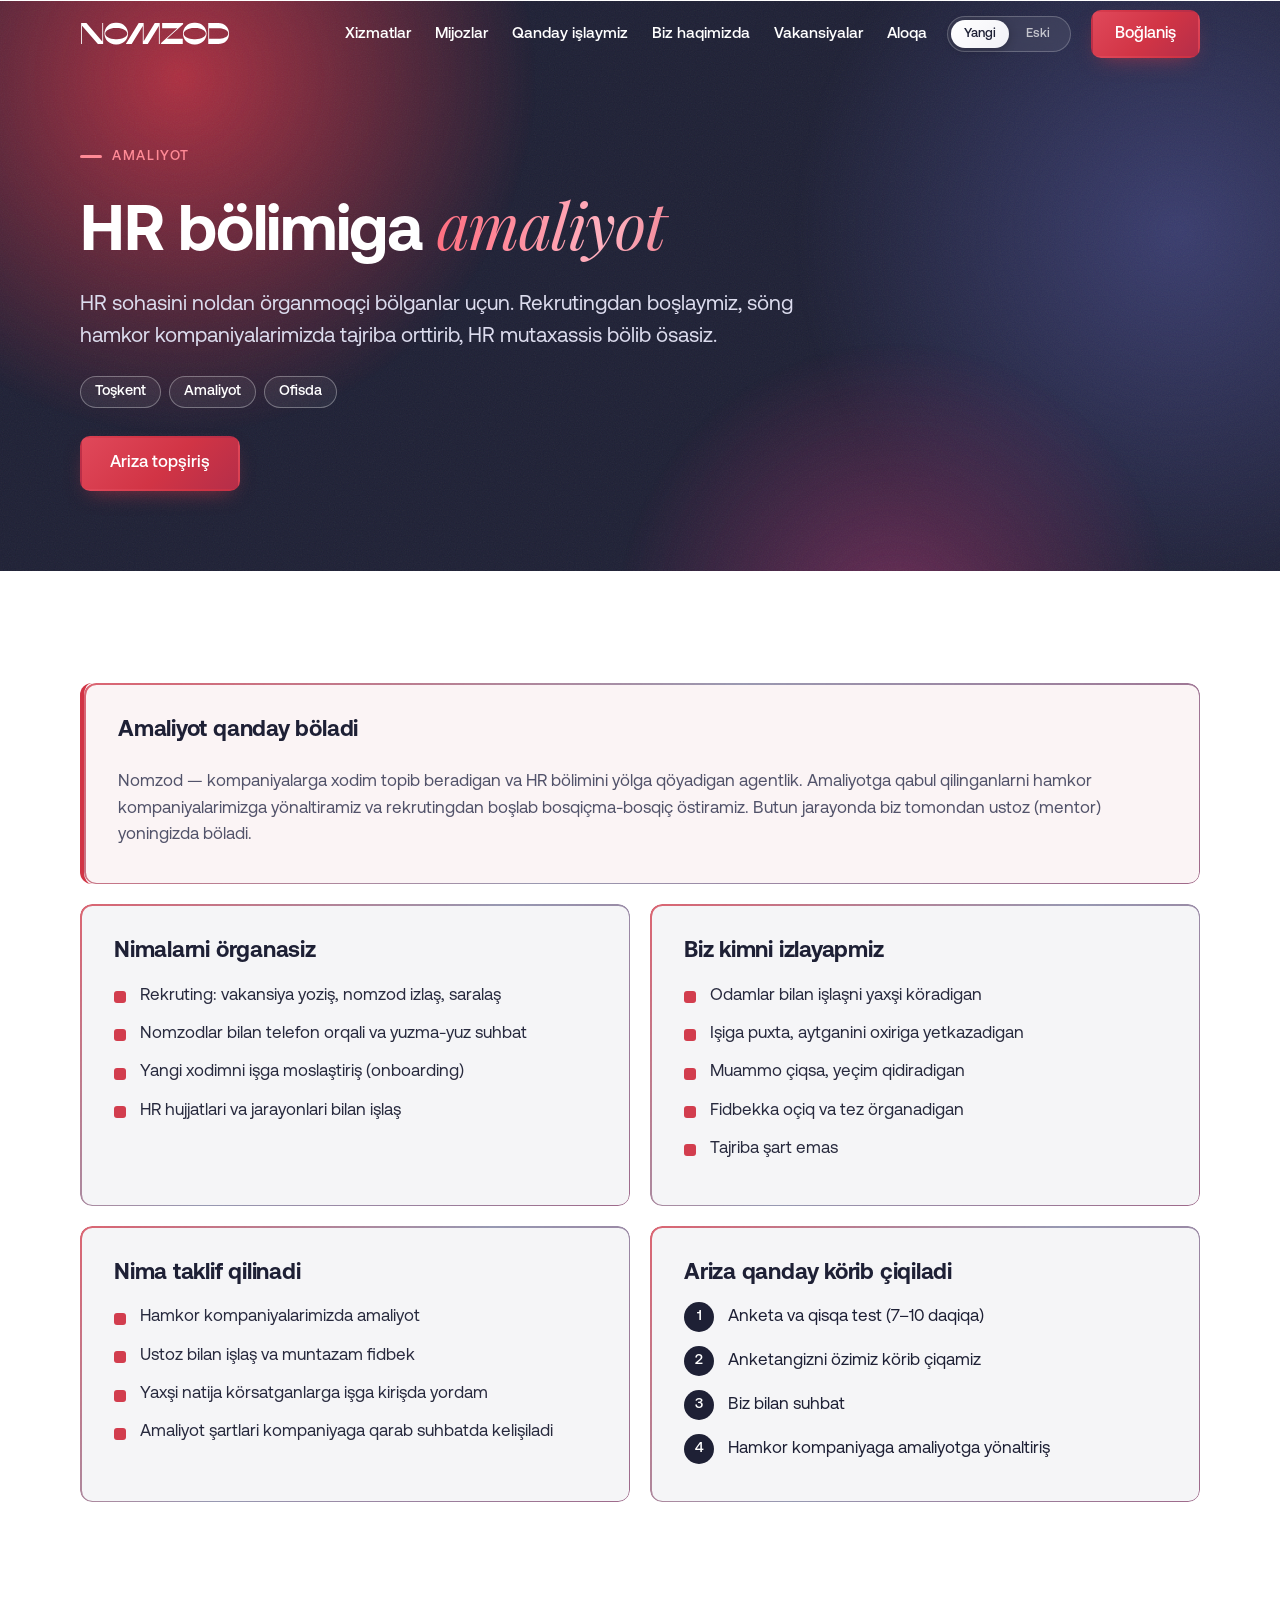
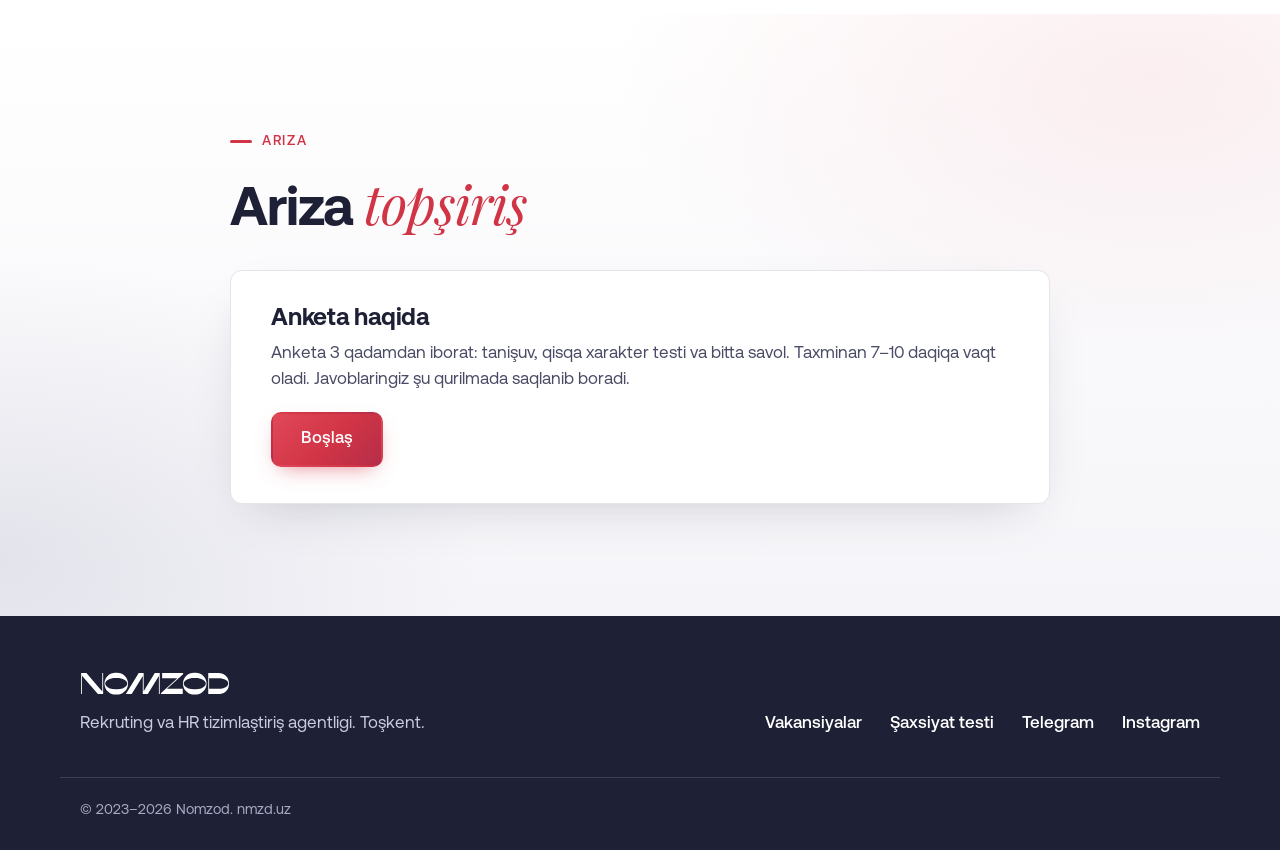
<file: Nomzod/vakansiyalar/hr-amaliyot/index.html>
<!DOCTYPE html>
<html lang="uz">
<head>
<meta charset="utf-8">
<meta name="viewport" content="width=device-width, initial-scale=1">
<title>HR bo'limiga amaliyot | Nomzod</title>
<meta name="description" content="HR bo'limiga amaliyot: rekrutingdan boshlab o'rgatamiz. Anketani to'ldiring — mos bo'lsangiz, sizni hamkor kompaniyalarimizga amaliyotga yo'naltiramiz.">
<link rel="canonical" href="https://nmzd.uz/vakansiyalar/hr-amaliyot/">
<meta name="theme-color" content="#1E2035">
<meta property="og:type" content="website">
<meta property="og:locale" content="uz_UZ">
<meta property="og:site_name" content="Nomzod">
<meta property="og:title" content="HR bo'limiga amaliyot | Nomzod">
<meta property="og:description" content="HR bo'limiga amaliyot: rekrutingdan boshlab o'rgatamiz. Anketani to'ldiring — mos bo'lsangiz, sizni hamkor kompaniyalarimizga amaliyotga yo'naltiramiz.">
<meta property="og:url" content="https://nmzd.uz/vakansiyalar/hr-amaliyot/">
<meta property="og:image" content="https://nmzd.uz/assets/og.png">
<meta property="og:image:width" content="1200">
<meta property="og:image:height" content="630">
<meta name="twitter:card" content="summary_large_image">
<meta name="twitter:title" content="HR bo'limiga amaliyot | Nomzod">
<meta name="twitter:description" content="HR bo'limiga amaliyot: rekrutingdan boshlab o'rgatamiz. Anketani to'ldiring — mos bo'lsangiz, sizni hamkor kompaniyalarimizga amaliyotga yo'naltiramiz.">
<meta name="twitter:image" content="https://nmzd.uz/assets/og.png">
<link rel="icon" type="image/svg+xml" href="../../assets/favicon.svg">
<link rel="apple-touch-icon" href="../../assets/favicon.png">
<link rel="preload" href="../../assets/fonts/AeonikPro-Regular.woff2" as="font" type="font/woff2" crossorigin>
<link rel="preload" href="../../assets/fonts/AeonikPro-Bold.woff2" as="font" type="font/woff2" crossorigin>
<link rel="stylesheet" href="../../assets/style.css?v=10">
<link rel="stylesheet" href="../../assets/vacancy.css?v=6">
</head>
<body>
<a class="skip" href="#asosiy">Asosiy mazmunga o'tish</a>

<header class="header" id="header">
  <div class="container header__in">
    <a class="logo" data-noconv href="../../" aria-label="Nomzod — bosh sahifa"><svg viewBox="26 10 498 77" fill="currentColor" role="img" aria-hidden="true"><path d="M32.654 22.0413V83.3945H29.761V13.5615H47.2192L99.8933 74.9148V13.5615H102.786V83.3945H85.3281L32.654 22.0413ZM148.258 12.1649C169.308 12.1649 185.569 28.426 185.569 48.478C185.569 68.6298 169.308 84.891 148.258 84.891H144.467C123.018 84.891 107.057 68.6298 107.057 48.478C107.057 28.426 123.018 12.1649 144.467 12.1649H148.258ZM149.056 67.4327C167.612 67.4327 182.975 58.953 182.975 48.478C182.975 38.1028 167.612 29.6231 149.056 29.6231H143.669C125.014 29.6231 109.65 38.1028 109.65 48.478C109.65 58.953 125.014 67.4327 143.669 67.4327H149.056ZM234.482 83.3945V22.9391L197.571 83.3945H178.117L220.915 13.5615H237.375V73.7177L274.287 13.5615H290.748V83.3945H287.855V22.9391L250.943 83.3945H234.482ZM298.723 13.6613H368.357V17.3525L314.585 65.9363H367.16V83.3945H295.232V79.7034L349.103 31.1195H298.723V13.6613ZM409.025 12.1649C430.075 12.1649 446.336 28.426 446.336 48.478C446.336 68.6298 430.075 84.891 409.025 84.891H405.234C383.785 84.891 367.824 68.6298 367.824 48.478C367.824 28.426 383.785 12.1649 405.234 12.1649H409.025ZM409.823 67.4327C428.379 67.4327 443.742 58.953 443.742 48.478C443.742 38.1028 428.379 29.6231 409.823 29.6231H404.436C385.781 29.6231 370.417 38.1028 370.417 48.478C370.417 58.953 385.781 67.4327 404.436 67.4327H409.823ZM485.158 13.5615C506.008 13.5615 520.872 27.9272 520.872 48.478C520.872 70.5253 506.008 83.3945 485.158 83.3945H451.838V13.5615H485.158ZM454.731 31.0198V65.9363H485.158C499.025 65.9363 518.279 61.3473 518.279 48.3783C518.279 35.6088 499.723 31.0198 485.158 31.0198H454.731Z"/></svg></a>
    <nav class="nav" id="nav" aria-label="Asosiy menyu">
      <a href="../../#xizmatlar">Xizmatlar</a>
      <a href="../../#mijozlar">Mijozlar</a>
      <a href="../../#jarayon">Qanday ishlaymiz</a>
      <a href="../../#biz-haqimizda">Biz haqimizda</a>
      <a href="../">Vakansiyalar</a>
      <a href="../../#ariza">Aloqa</a>
      <a class="btn btn--red nav__cta" href="../../#ariza">Bog'lanish</a>
    </nav>
    <button type="button" class="alph" id="alph" data-noconv role="switch" aria-checked="true" aria-label="Yangi alifbo">
      <span class="alph__thumb" aria-hidden="true"></span>
      <span class="alph__opt alph__opt--new">Yangi</span>
      <span class="alph__opt alph__opt--old">Eski</span>
    </button>
    <a class="btn btn--red header__cta" href="../../#ariza">Bog'lanish</a>
    <button class="burger" data-noconv id="burger" aria-label="Menyuni ochish" aria-expanded="false" aria-controls="nav"><span></span><span></span></button>
  </div>
</header>

<main id="asosiy">
<section class="hero hero--page">
  <div class="hero__bg" aria-hidden="true"><i class="blob b1"></i><i class="blob b2"></i><i class="blob b3"></i></div>
  <div class="container hero__in">
    <p class="eyebrow eyebrow--light reveal">Amaliyot</p>
    <h1 class="reveal">HR bo'limiga <em>amaliyot</em></h1>
    <p class="lead reveal">HR sohasini noldan o'rganmoqchi bo'lganlar uchun. Rekrutingdan boshlaymiz, so'ng hamkor kompaniyalarimizda tajriba orttirib, HR mutaxassis bo'lib o'sasiz.</p>
    <ul class="chips reveal">
      <li class="chip">Toshkent</li>
      <li class="chip">Amaliyot</li>
      <li class="chip">Ofisda</li>
    </ul>
    <div class="actions reveal">
      <a class="btn btn--red btn--lg" href="#ariza">Ariza topshirish</a>
    </div>
  </div>
</section>

<section class="section" aria-label="Vakansiya tavsifi">
  <div class="container">
    <div class="vac-info">
      <article class="card vac-note reveal">
        <h3>Amaliyot qanday bo'ladi</h3>
        <p>Nomzod — kompaniyalarga xodim topib beradigan va HR bo'limini yo'lga qo'yadigan agentlik. Amaliyotga qabul qilinganlarni hamkor kompaniyalarimizga yo'naltiramiz va rekrutingdan boshlab bosqichma-bosqich o'stiramiz. Butun jarayonda biz tomondan ustoz (mentor) yoningizda bo'ladi.</p>
      </article>
      <article class="card reveal">
        <h3>Nimalarni o'rganasiz</h3>
        <ul class="list">
          <li>Rekruting: vakansiya yozish, nomzod izlash, saralash</li>
          <li>Nomzodlar bilan telefon orqali va yuzma-yuz suhbat</li>
          <li>Yangi xodimni ishga moslashtirish (onboarding)</li>
          <li>HR hujjatlari va jarayonlari bilan ishlash</li>
        </ul>
      </article>
      <article class="card reveal">
        <h3>Biz kimni izlayapmiz</h3>
        <ul class="list">
          <li>Odamlar bilan ishlashni yaxshi ko'radigan</li>
          <li>Ishiga puxta, aytganini oxiriga yetkazadigan</li>
          <li>Muammo chiqsa, yechim qidiradigan</li>
          <li>Fidbekka ochiq va tez o'rganadigan</li>
          <li>Tajriba shart emas</li>
        </ul>
      </article>
      <article class="card reveal">
        <h3>Nima taklif qilinadi</h3>
        <ul class="list">
          <li>Hamkor kompaniyalarimizda amaliyot</li>
          <li>Ustoz bilan ishlash va muntazam fidbek</li>
          <li>Yaxshi natija ko'rsatganlarga ishga kirishda yordam</li>
          <li>Amaliyot shartlari kompaniyaga qarab suhbatda kelishiladi</li>
        </ul>
      </article>
      <article class="card reveal">
        <h3>Ariza qanday ko'rib chiqiladi</h3>
        <ol class="vsteps">
          <li>Anketa va qisqa test (7–10 daqiqa)</li>
          <li>Anketangizni o'zimiz ko'rib chiqamiz</li>
          <li>Biz bilan suhbat</li>
          <li>Hamkor kompaniyaga amaliyotga yo'naltirish</li>
        </ol>
      </article>
    </div>
  </div>
</section>

<section class="section" id="ariza">
  <div class="container">
    <div class="wz-head">
      <p class="eyebrow reveal">Ariza</p>
      <h2 class="reveal">Ariza <em>topshirish</em></h2>
    </div>
    <div class="form-card wz">
      <form id="apply-form" data-vacancy="amaliyot" data-cv-required="false" novalidate>
        <div class="wz__note" id="wz-restored" hidden>
          <span>Oldingi javoblaringiz tiklandi — davom etishingiz mumkin.</span>
          <button type="button" class="linkbtn" id="wz-reset">Boshidan boshlash</button>
        </div>
        <div class="wz__progress" id="wz-progress" role="progressbar" aria-label="Ariza bosqichi" aria-valuemin="0" aria-valuemax="100" aria-valuenow="0" hidden>
          <p class="wz__label" id="wz-label"></p>
          <div class="wz__track"><span class="wz__bar" id="wz-bar"></span></div>
        </div>

        <section class="wz__step" data-step="0">
          <h3 class="wz__h" data-focus tabindex="-1">Anketa haqida</h3>
          <p class="wz__ins">Anketa 3 qadamdan iborat: tanishuv, qisqa xarakter testi va bitta savol. Taxminan 7–10 daqiqa vaqt oladi. Javoblaringiz shu qurilmada saqlanib boradi.</p>
          <button type="button" class="btn btn--red btn--lg" id="wz-start">Boshlash</button>
        </section>

        <section class="wz__step" data-step="1" hidden>
          <h3 class="wz__h" data-focus tabindex="-1">Tanishuv</h3>
          <p class="wz__ins">Bog'lanish ma'lumotlaringizni yozing. Rezyumeingiz bo'lsa, yuklang. Yulduzcha (<span class="req" aria-hidden="true">*</span>) bilan belgilanganlari majburiy.</p>
          <div class="wz__grid">
      <div class="field" data-req>
        <label for="a-fullname">Ism va familiya <span class="req" aria-hidden="true">*</span></label>
        <input id="a-fullname" name="fullname" type="text" autocomplete="name" maxlength="120">
        <small class="err" data-for="fullname"></small>
      </div>
      <div class="field" data-req>
        <label for="a-phone">Telefon <span class="req" aria-hidden="true">*</span></label>
        <input id="a-phone" name="phone" type="tel" inputmode="tel" autocomplete="tel" value="+998 ">
        <small class="err" data-for="phone"></small>
      </div>
      <div class="field">
        <label for="a-telegram">Telegram</label>
        <input id="a-telegram" name="telegram" type="text" placeholder="@username" autocomplete="off" autocapitalize="none" spellcheck="false" maxlength="64">
        <small class="err" data-for="telegram"></small>
      </div>
      <div id="a-yn" class="a-yn"></div>
      <div class="field field--wide cvfield">
        <span class="field__l" id="a-cv-l">Rezyume (bo'lsa)</span>
        <label class="drop" for="a-cvfile">
          <input id="a-cvfile" type="file" accept=".pdf,.doc,.docx,.jpg,.jpeg,.png,application/pdf,application/msword,application/vnd.openxmlformats-officedocument.wordprocessingml.document,image/jpeg,image/png" aria-labelledby="a-cv-l">
          <span class="drop__ico" aria-hidden="true"><svg viewBox="0 0 24 24" width="26" height="26" fill="none" stroke="currentColor" stroke-width="2" stroke-linecap="round" stroke-linejoin="round"><path d="M12 16V4M7 9l5-5 5 5M4 16v3a1 1 0 0 0 1 1h14a1 1 0 0 0 1-1v-3"/></svg></span>
          <span class="drop__t" id="a-cv-name">Faylni tanlang</span>
          <span class="drop__s">PDF, Word yoki rasm · 5 MB gacha</span>
        </label>
        <small class="err" data-for="cv"></small>
      </div>
          </div>
        </section>

        <section class="wz__step" data-step="2" hidden>
          <div id="wz-test"></div>
        </section>

        <section class="wz__step" data-step="3" hidden>
          <div id="wz-savol"></div>
          <div class="field field--consent">
            <label class="check" for="a-consent">
              <input type="checkbox" id="a-consent" name="consent">
              <span>Ma'lumotlarim amaliyotga va ishga joylashtirish maqsadida qayta ishlanishiga va hamkor kompaniyalarga taqdim etilishiga roziman.</span>
            </label>
            <small class="err" data-for="consent"></small>
          </div>
        </section>

        <section class="wz__step success" data-step="4" hidden>
          <div class="success__ico" aria-hidden="true"><svg viewBox="0 0 24 24" width="28" height="28" fill="none" stroke="currentColor" stroke-width="3" stroke-linecap="round" stroke-linejoin="round"><path d="M5 12.5l4.5 4.5L19 7.5"/></svg></div>
          <h3 data-focus tabindex="-1">Rahmat!</h3>
          <p>Anketangiz qabul qilindi. Anketangizni diqqat bilan o'qib chiqamiz. Mos kelsa, siz bilan bog'lanamiz.</p>
        </section>

        <div class="hp" aria-hidden="true"><label>Website <input type="text" name="website" tabindex="-1" autocomplete="off"></label></div>

        <div class="wz__nav" id="wz-nav" hidden>
          <button type="button" class="btn btn--outline" id="wz-back">Orqaga</button>
          <button type="submit" class="btn btn--red btn--lg" id="wz-next"><span class="btn__t" id="wz-next-t">Keyingi</span><span class="spinner" aria-hidden="true"></span></button>
        </div>
        <p class="wz__error" id="wz-error" role="alert" hidden></p>
      </form>
    </div>
  </div>
</section>
</main>

<footer class="footer">
  <div class="container footer__in">
    <div class="footer__brand">
      <a class="logo logo--white" href="../../" aria-label="Nomzod"><svg viewBox="26 10 498 77" fill="currentColor" role="img" aria-hidden="true"><path d="M32.654 22.0413V83.3945H29.761V13.5615H47.2192L99.8933 74.9148V13.5615H102.786V83.3945H85.3281L32.654 22.0413ZM148.258 12.1649C169.308 12.1649 185.569 28.426 185.569 48.478C185.569 68.6298 169.308 84.891 148.258 84.891H144.467C123.018 84.891 107.057 68.6298 107.057 48.478C107.057 28.426 123.018 12.1649 144.467 12.1649H148.258ZM149.056 67.4327C167.612 67.4327 182.975 58.953 182.975 48.478C182.975 38.1028 167.612 29.6231 149.056 29.6231H143.669C125.014 29.6231 109.65 38.1028 109.65 48.478C109.65 58.953 125.014 67.4327 143.669 67.4327H149.056ZM234.482 83.3945V22.9391L197.571 83.3945H178.117L220.915 13.5615H237.375V73.7177L274.287 13.5615H290.748V83.3945H287.855V22.9391L250.943 83.3945H234.482ZM298.723 13.6613H368.357V17.3525L314.585 65.9363H367.16V83.3945H295.232V79.7034L349.103 31.1195H298.723V13.6613ZM409.025 12.1649C430.075 12.1649 446.336 28.426 446.336 48.478C446.336 68.6298 430.075 84.891 409.025 84.891H405.234C383.785 84.891 367.824 68.6298 367.824 48.478C367.824 28.426 383.785 12.1649 405.234 12.1649H409.025ZM409.823 67.4327C428.379 67.4327 443.742 58.953 443.742 48.478C443.742 38.1028 428.379 29.6231 409.823 29.6231H404.436C385.781 29.6231 370.417 38.1028 370.417 48.478C370.417 58.953 385.781 67.4327 404.436 67.4327H409.823ZM485.158 13.5615C506.008 13.5615 520.872 27.9272 520.872 48.478C520.872 70.5253 506.008 83.3945 485.158 83.3945H451.838V13.5615H485.158ZM454.731 31.0198V65.9363H485.158C499.025 65.9363 518.279 61.3473 518.279 48.3783C518.279 35.6088 499.723 31.0198 485.158 31.0198H454.731Z"/></svg></a>
      <p>Rekruting va HR tizimlashtirish agentligi. Toshkent.</p>
    </div>
    <div class="footer__links">
      <a href="../">Vakansiyalar</a>
      <a href="../../shaxsiyat-testi/">Shaxsiyat testi</a>
      <a href="https://t.me/ali_zairov" target="_blank" rel="noopener">Telegram</a>
      <a href="https://www.instagram.com/nomzod.agency" target="_blank" rel="noopener">Instagram</a>
    </div>
  </div>
  <div class="container footer__bot">© 2023–2026 Nomzod. nmzd.uz</div>
</footer>

<script src="../../assets/config.js?v=11" defer></script>
<script src="../../assets/tests/amaliyot.js?v=1" defer></script>
<script src="../../assets/apply.js?v=6" defer></script>
<script src="../../assets/main.js?v=10" defer></script>
<script src="../../assets/alphabet.js?v=10" defer></script>
</body>
</html>
</file>
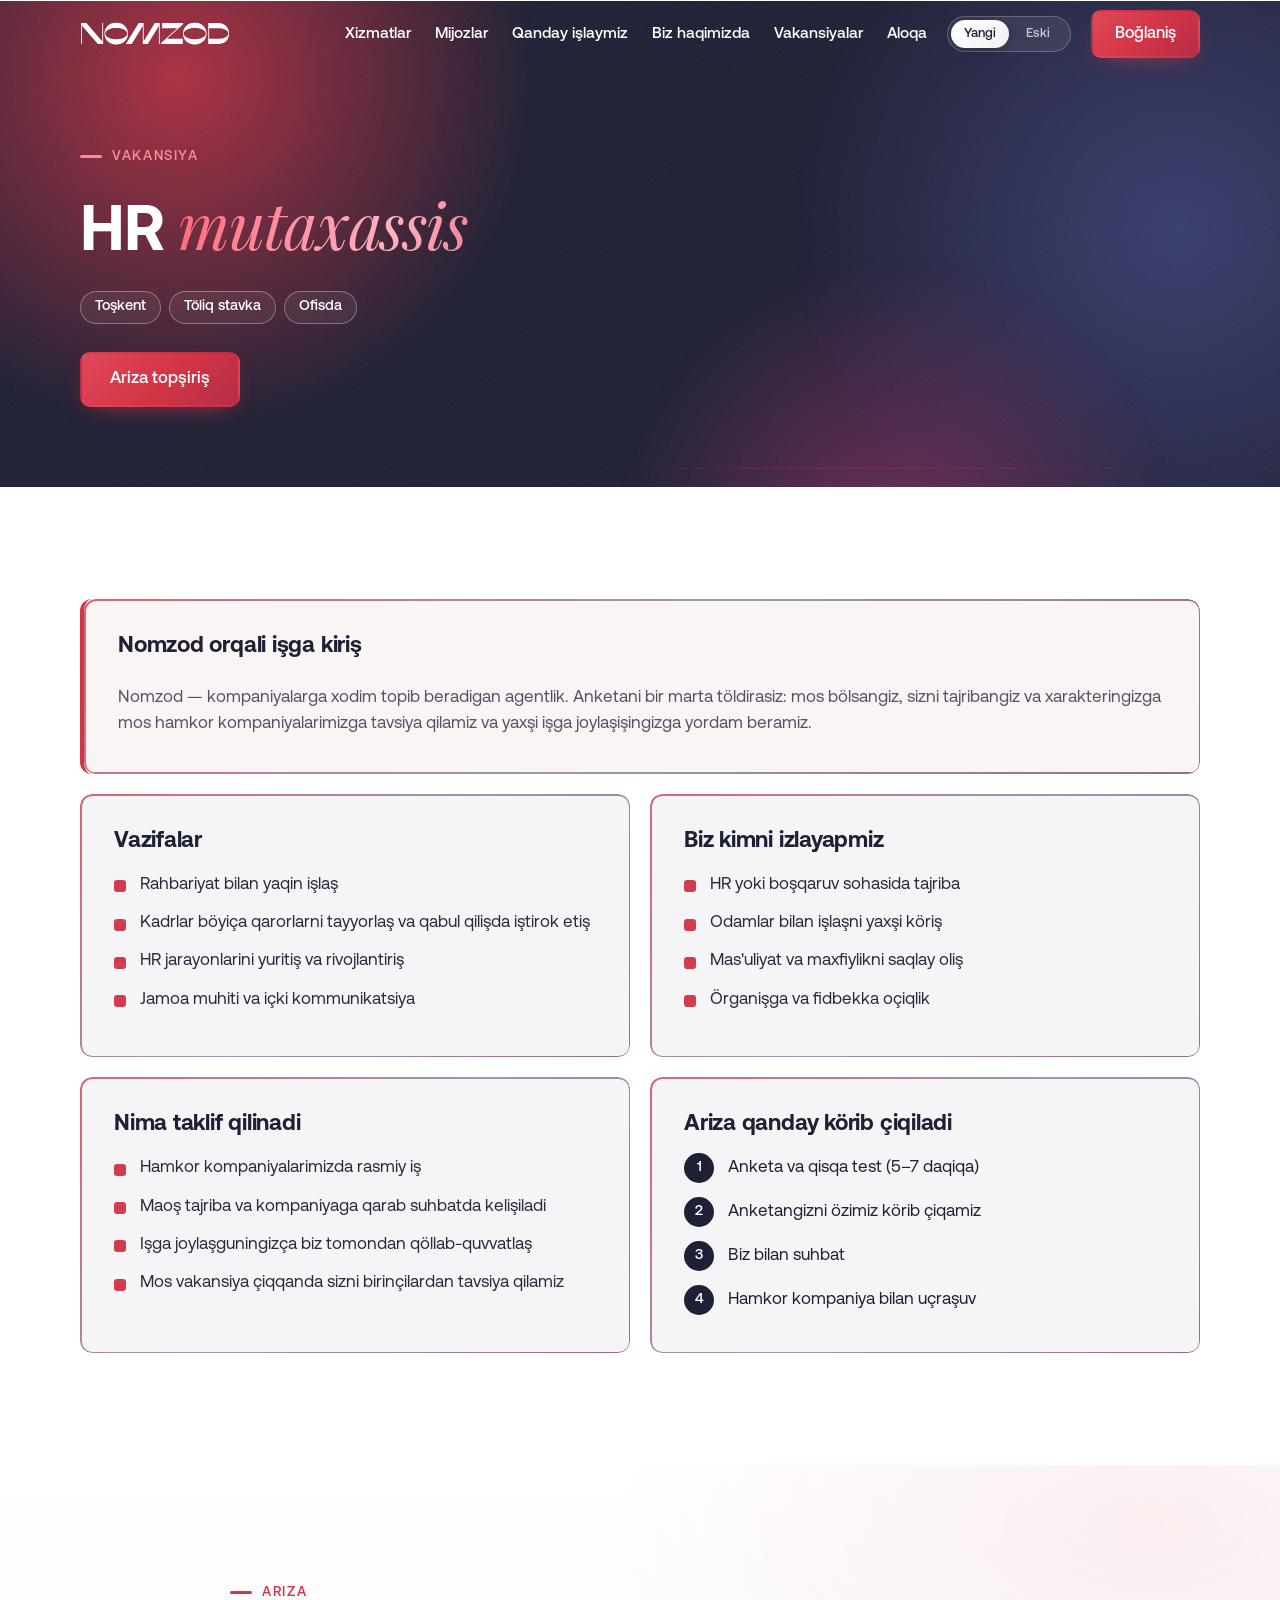
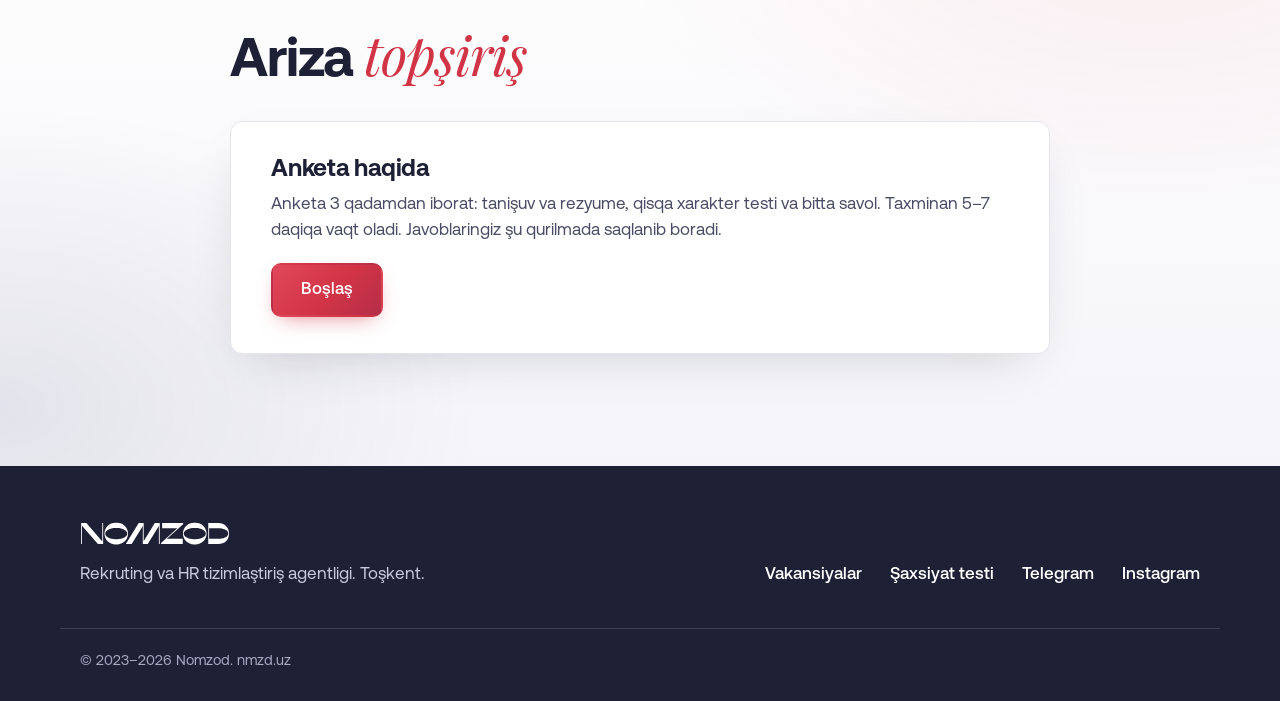
<file: Nomzod/vakansiyalar/hr/index.html>
<!DOCTYPE html>
<html lang="uz">
<head>
<meta charset="utf-8">
<meta name="viewport" content="width=device-width, initial-scale=1">
<title>HR mutaxassis — vakansiya | Nomzod</title>
<meta name="description" content="HR mutaxassis vakansiyasi. Anketani to'ldiring — mos bo'lsangiz, sizni hamkor kompaniyalarimizga tavsiya qilamiz.">
<link rel="canonical" href="https://nmzd.uz/vakansiyalar/hr/">
<meta name="theme-color" content="#1E2035">
<meta property="og:type" content="website">
<meta property="og:locale" content="uz_UZ">
<meta property="og:site_name" content="Nomzod">
<meta property="og:title" content="HR mutaxassis — vakansiya | Nomzod">
<meta property="og:description" content="HR mutaxassis vakansiyasi. Anketani to'ldiring — mos bo'lsangiz, sizni hamkor kompaniyalarimizga tavsiya qilamiz.">
<meta property="og:url" content="https://nmzd.uz/vakansiyalar/hr/">
<meta property="og:image" content="https://nmzd.uz/assets/og.png">
<meta property="og:image:width" content="1200">
<meta property="og:image:height" content="630">
<meta name="twitter:card" content="summary_large_image">
<meta name="twitter:title" content="HR mutaxassis — vakansiya | Nomzod">
<meta name="twitter:description" content="HR mutaxassis vakansiyasi. Anketani to'ldiring — mos bo'lsangiz, sizni hamkor kompaniyalarimizga tavsiya qilamiz.">
<meta name="twitter:image" content="https://nmzd.uz/assets/og.png">
<link rel="icon" type="image/svg+xml" href="../../assets/favicon.svg">
<link rel="apple-touch-icon" href="../../assets/favicon.png">
<link rel="preload" href="../../assets/fonts/AeonikPro-Regular.woff2" as="font" type="font/woff2" crossorigin>
<link rel="preload" href="../../assets/fonts/AeonikPro-Bold.woff2" as="font" type="font/woff2" crossorigin>
<link rel="stylesheet" href="../../assets/style.css?v=10">
<link rel="stylesheet" href="../../assets/vacancy.css?v=6">
</head>
<body>
<a class="skip" href="#asosiy">Asosiy mazmunga o'tish</a>

<header class="header" id="header">
  <div class="container header__in">
    <a class="logo" data-noconv href="../../" aria-label="Nomzod — bosh sahifa"><svg viewBox="26 10 498 77" fill="currentColor" role="img" aria-hidden="true"><path d="M32.654 22.0413V83.3945H29.761V13.5615H47.2192L99.8933 74.9148V13.5615H102.786V83.3945H85.3281L32.654 22.0413ZM148.258 12.1649C169.308 12.1649 185.569 28.426 185.569 48.478C185.569 68.6298 169.308 84.891 148.258 84.891H144.467C123.018 84.891 107.057 68.6298 107.057 48.478C107.057 28.426 123.018 12.1649 144.467 12.1649H148.258ZM149.056 67.4327C167.612 67.4327 182.975 58.953 182.975 48.478C182.975 38.1028 167.612 29.6231 149.056 29.6231H143.669C125.014 29.6231 109.65 38.1028 109.65 48.478C109.65 58.953 125.014 67.4327 143.669 67.4327H149.056ZM234.482 83.3945V22.9391L197.571 83.3945H178.117L220.915 13.5615H237.375V73.7177L274.287 13.5615H290.748V83.3945H287.855V22.9391L250.943 83.3945H234.482ZM298.723 13.6613H368.357V17.3525L314.585 65.9363H367.16V83.3945H295.232V79.7034L349.103 31.1195H298.723V13.6613ZM409.025 12.1649C430.075 12.1649 446.336 28.426 446.336 48.478C446.336 68.6298 430.075 84.891 409.025 84.891H405.234C383.785 84.891 367.824 68.6298 367.824 48.478C367.824 28.426 383.785 12.1649 405.234 12.1649H409.025ZM409.823 67.4327C428.379 67.4327 443.742 58.953 443.742 48.478C443.742 38.1028 428.379 29.6231 409.823 29.6231H404.436C385.781 29.6231 370.417 38.1028 370.417 48.478C370.417 58.953 385.781 67.4327 404.436 67.4327H409.823ZM485.158 13.5615C506.008 13.5615 520.872 27.9272 520.872 48.478C520.872 70.5253 506.008 83.3945 485.158 83.3945H451.838V13.5615H485.158ZM454.731 31.0198V65.9363H485.158C499.025 65.9363 518.279 61.3473 518.279 48.3783C518.279 35.6088 499.723 31.0198 485.158 31.0198H454.731Z"/></svg></a>
    <nav class="nav" id="nav" aria-label="Asosiy menyu">
      <a href="../../#xizmatlar">Xizmatlar</a>
      <a href="../../#mijozlar">Mijozlar</a>
      <a href="../../#jarayon">Qanday ishlaymiz</a>
      <a href="../../#biz-haqimizda">Biz haqimizda</a>
      <a href="../">Vakansiyalar</a>
      <a href="../../#ariza">Aloqa</a>
      <a class="btn btn--red nav__cta" href="../../#ariza">Bog'lanish</a>
    </nav>
    <button type="button" class="alph" id="alph" data-noconv role="switch" aria-checked="true" aria-label="Yangi alifbo">
      <span class="alph__thumb" aria-hidden="true"></span>
      <span class="alph__opt alph__opt--new">Yangi</span>
      <span class="alph__opt alph__opt--old">Eski</span>
    </button>
    <a class="btn btn--red header__cta" href="../../#ariza">Bog'lanish</a>
    <button class="burger" data-noconv id="burger" aria-label="Menyuni ochish" aria-expanded="false" aria-controls="nav"><span></span><span></span></button>
  </div>
</header>

<main id="asosiy">
<section class="hero hero--page">
  <div class="hero__bg" aria-hidden="true"><i class="blob b1"></i><i class="blob b2"></i><i class="blob b3"></i></div>
  <div class="container hero__in">
    <p class="eyebrow eyebrow--light reveal">Vakansiya</p>
    <h1 class="reveal">HR <em>mutaxassis</em></h1>
    <ul class="chips reveal">
      <li class="chip">Toshkent</li>
      <li class="chip">To'liq stavka</li>
      <li class="chip">Ofisda</li>
    </ul>
    <div class="actions reveal">
      <a class="btn btn--red btn--lg" href="#ariza">Ariza topshirish</a>
    </div>
  </div>
</section>

<section class="section" aria-label="Vakansiya tavsifi">
  <div class="container">
    <div class="vac-info">
      <article class="card vac-note reveal">
        <h3>Nomzod orqali ishga kirish</h3>
        <p>Nomzod — kompaniyalarga xodim topib beradigan agentlik. Anketani bir marta to'ldirasiz: mos bo'lsangiz, sizni tajribangiz va xarakteringizga mos hamkor kompaniyalarimizga tavsiya qilamiz va yaxshi ishga joylashishingizga yordam beramiz.</p>
      </article>
      <article class="card reveal">
        <h3>Vazifalar</h3>
        <ul class="list">
          <li>Rahbariyat bilan yaqin ishlash</li>
          <li>Kadrlar bo'yicha qarorlarni tayyorlash va qabul qilishda ishtirok etish</li>
          <li>HR jarayonlarini yuritish va rivojlantirish</li>
          <li>Jamoa muhiti va ichki kommunikatsiya</li>
        </ul>
      </article>
      <article class="card reveal">
        <h3>Biz kimni izlayapmiz</h3>
        <ul class="list">
          <li>HR yoki boshqaruv sohasida tajriba</li>
          <li>Odamlar bilan ishlashni yaxshi ko'rish</li>
          <li>Mas'uliyat va maxfiylikni saqlay olish</li>
          <li>O'rganishga va fidbekka ochiqlik</li>
        </ul>
      </article>
      <article class="card reveal">
        <h3>Nima taklif qilinadi</h3>
        <ul class="list">
          <li>Hamkor kompaniyalarimizda rasmiy ish</li>
          <li>Maosh tajriba va kompaniyaga qarab suhbatda kelishiladi</li>
          <li>Ishga joylashguningizcha biz tomondan qo'llab-quvvatlash</li>
          <li>Mos vakansiya chiqqanda sizni birinchilardan tavsiya qilamiz</li>
        </ul>
      </article>
      <article class="card reveal">
        <h3>Ariza qanday ko'rib chiqiladi</h3>
        <ol class="vsteps">
          <li>Anketa va qisqa test (5–7 daqiqa)</li>
          <li>Anketangizni o'zimiz ko'rib chiqamiz</li>
          <li>Biz bilan suhbat</li>
          <li>Hamkor kompaniya bilan uchrashuv</li>
        </ol>
      </article>
    </div>
  </div>
</section>

<section class="section" id="ariza">
  <div class="container">
    <div class="wz-head">
      <p class="eyebrow reveal">Ariza</p>
      <h2 class="reveal">Ariza <em>topshirish</em></h2>
    </div>
    <div class="form-card wz">
      <form id="apply-form" data-vacancy="hr" data-cv-required="true" novalidate>
        <div class="wz__note" id="wz-restored" hidden>
          <span>Oldingi javoblaringiz tiklandi — davom etishingiz mumkin.</span>
          <button type="button" class="linkbtn" id="wz-reset">Boshidan boshlash</button>
        </div>
        <div class="wz__progress" id="wz-progress" role="progressbar" aria-label="Ariza bosqichi" aria-valuemin="0" aria-valuemax="100" aria-valuenow="0" hidden>
          <p class="wz__label" id="wz-label"></p>
          <div class="wz__track"><span class="wz__bar" id="wz-bar"></span></div>
        </div>

        <section class="wz__step" data-step="0">
          <h3 class="wz__h" data-focus tabindex="-1">Anketa haqida</h3>
          <p class="wz__ins">Anketa 3 qadamdan iborat: tanishuv va rezyume, qisqa xarakter testi va bitta savol. Taxminan 5–7 daqiqa vaqt oladi. Javoblaringiz shu qurilmada saqlanib boradi.</p>
          <button type="button" class="btn btn--red btn--lg" id="wz-start">Boshlash</button>
        </section>

        <section class="wz__step" data-step="1" hidden>
          <h3 class="wz__h" data-focus tabindex="-1">Tanishuv</h3>
          <p class="wz__ins">Bog'lanish ma'lumotlaringizni yozing va rezyumeingizni yuklang. Yulduzcha (<span class="req" aria-hidden="true">*</span>) bilan belgilanganlari majburiy.</p>
          <div class="wz__grid">
      <div class="field" data-req>
        <label for="a-fullname">Ism va familiya <span class="req" aria-hidden="true">*</span></label>
        <input id="a-fullname" name="fullname" type="text" autocomplete="name" maxlength="120">
        <small class="err" data-for="fullname"></small>
      </div>
      <div class="field" data-req>
        <label for="a-phone">Telefon <span class="req" aria-hidden="true">*</span></label>
        <input id="a-phone" name="phone" type="tel" inputmode="tel" autocomplete="tel" value="+998 ">
        <small class="err" data-for="phone"></small>
      </div>
      <div class="field">
        <label for="a-telegram">Telegram</label>
        <input id="a-telegram" name="telegram" type="text" placeholder="@username" autocomplete="off" autocapitalize="none" spellcheck="false" maxlength="64">
        <small class="err" data-for="telegram"></small>
      </div>
      <div id="a-yn" class="a-yn"></div>
      <div class="field field--wide cvfield" data-req>
        <span class="field__l" id="a-cv-l">Rezyume <span class="req" aria-hidden="true">*</span></span>
        <label class="drop" for="a-cvfile">
          <input id="a-cvfile" type="file" accept=".pdf,.doc,.docx,.jpg,.jpeg,.png,application/pdf,application/msword,application/vnd.openxmlformats-officedocument.wordprocessingml.document,image/jpeg,image/png" aria-labelledby="a-cv-l">
          <span class="drop__ico" aria-hidden="true"><svg viewBox="0 0 24 24" width="26" height="26" fill="none" stroke="currentColor" stroke-width="2" stroke-linecap="round" stroke-linejoin="round"><path d="M12 16V4M7 9l5-5 5 5M4 16v3a1 1 0 0 0 1 1h14a1 1 0 0 0 1-1v-3"/></svg></span>
          <span class="drop__t" id="a-cv-name">Faylni tanlang</span>
          <span class="drop__s">PDF, Word yoki rasm · 5 MB gacha</span>
        </label>
        <small class="err" data-for="cv"></small>
      </div>
          </div>
        </section>

        <section class="wz__step" data-step="2" hidden>
          <div id="wz-test"></div>
        </section>

        <section class="wz__step" data-step="3" hidden>
          <div id="wz-savol"></div>
          <div class="field field--consent">
            <label class="check" for="a-consent">
              <input type="checkbox" id="a-consent" name="consent">
              <span>Ma'lumotlarim ishga joylashtirish maqsadida qayta ishlanishiga va hamkor kompaniyalarga taqdim etilishiga roziman.</span>
            </label>
            <small class="err" data-for="consent"></small>
          </div>
        </section>

        <section class="wz__step success" data-step="4" hidden>
          <div class="success__ico" aria-hidden="true"><svg viewBox="0 0 24 24" width="28" height="28" fill="none" stroke="currentColor" stroke-width="3" stroke-linecap="round" stroke-linejoin="round"><path d="M5 12.5l4.5 4.5L19 7.5"/></svg></div>
          <h3 data-focus tabindex="-1">Rahmat!</h3>
          <p>Anketangiz qabul qilindi. Anketangizni diqqat bilan o'qib chiqamiz. Mos kelsa, siz bilan bog'lanamiz.</p>
        </section>

        <div class="hp" aria-hidden="true"><label>Website <input type="text" name="website" tabindex="-1" autocomplete="off"></label></div>

        <div class="wz__nav" id="wz-nav" hidden>
          <button type="button" class="btn btn--outline" id="wz-back">Orqaga</button>
          <button type="submit" class="btn btn--red btn--lg" id="wz-next"><span class="btn__t" id="wz-next-t">Keyingi</span><span class="spinner" aria-hidden="true"></span></button>
        </div>
        <p class="wz__error" id="wz-error" role="alert" hidden></p>
      </form>
    </div>
  </div>
</section>
</main>

<footer class="footer">
  <div class="container footer__in">
    <div class="footer__brand">
      <a class="logo logo--white" href="../../" aria-label="Nomzod"><svg viewBox="26 10 498 77" fill="currentColor" role="img" aria-hidden="true"><path d="M32.654 22.0413V83.3945H29.761V13.5615H47.2192L99.8933 74.9148V13.5615H102.786V83.3945H85.3281L32.654 22.0413ZM148.258 12.1649C169.308 12.1649 185.569 28.426 185.569 48.478C185.569 68.6298 169.308 84.891 148.258 84.891H144.467C123.018 84.891 107.057 68.6298 107.057 48.478C107.057 28.426 123.018 12.1649 144.467 12.1649H148.258ZM149.056 67.4327C167.612 67.4327 182.975 58.953 182.975 48.478C182.975 38.1028 167.612 29.6231 149.056 29.6231H143.669C125.014 29.6231 109.65 38.1028 109.65 48.478C109.65 58.953 125.014 67.4327 143.669 67.4327H149.056ZM234.482 83.3945V22.9391L197.571 83.3945H178.117L220.915 13.5615H237.375V73.7177L274.287 13.5615H290.748V83.3945H287.855V22.9391L250.943 83.3945H234.482ZM298.723 13.6613H368.357V17.3525L314.585 65.9363H367.16V83.3945H295.232V79.7034L349.103 31.1195H298.723V13.6613ZM409.025 12.1649C430.075 12.1649 446.336 28.426 446.336 48.478C446.336 68.6298 430.075 84.891 409.025 84.891H405.234C383.785 84.891 367.824 68.6298 367.824 48.478C367.824 28.426 383.785 12.1649 405.234 12.1649H409.025ZM409.823 67.4327C428.379 67.4327 443.742 58.953 443.742 48.478C443.742 38.1028 428.379 29.6231 409.823 29.6231H404.436C385.781 29.6231 370.417 38.1028 370.417 48.478C370.417 58.953 385.781 67.4327 404.436 67.4327H409.823ZM485.158 13.5615C506.008 13.5615 520.872 27.9272 520.872 48.478C520.872 70.5253 506.008 83.3945 485.158 83.3945H451.838V13.5615H485.158ZM454.731 31.0198V65.9363H485.158C499.025 65.9363 518.279 61.3473 518.279 48.3783C518.279 35.6088 499.723 31.0198 485.158 31.0198H454.731Z"/></svg></a>
      <p>Rekruting va HR tizimlashtirish agentligi. Toshkent.</p>
    </div>
    <div class="footer__links">
      <a href="../">Vakansiyalar</a>
      <a href="../../shaxsiyat-testi/">Shaxsiyat testi</a>
      <a href="https://t.me/ali_zairov" target="_blank" rel="noopener">Telegram</a>
      <a href="https://www.instagram.com/nomzod.agency" target="_blank" rel="noopener">Instagram</a>
    </div>
  </div>
  <div class="container footer__bot">© 2023–2026 Nomzod. nmzd.uz</div>
</footer>

<script src="../../assets/config.js?v=11" defer></script>
<script src="../../assets/tests/hr.js?v=4" defer></script>
<script src="../../assets/apply.js?v=6" defer></script>
<script src="../../assets/main.js?v=10" defer></script>
<script src="../../assets/alphabet.js?v=10" defer></script>
</body>
</html>
</file>
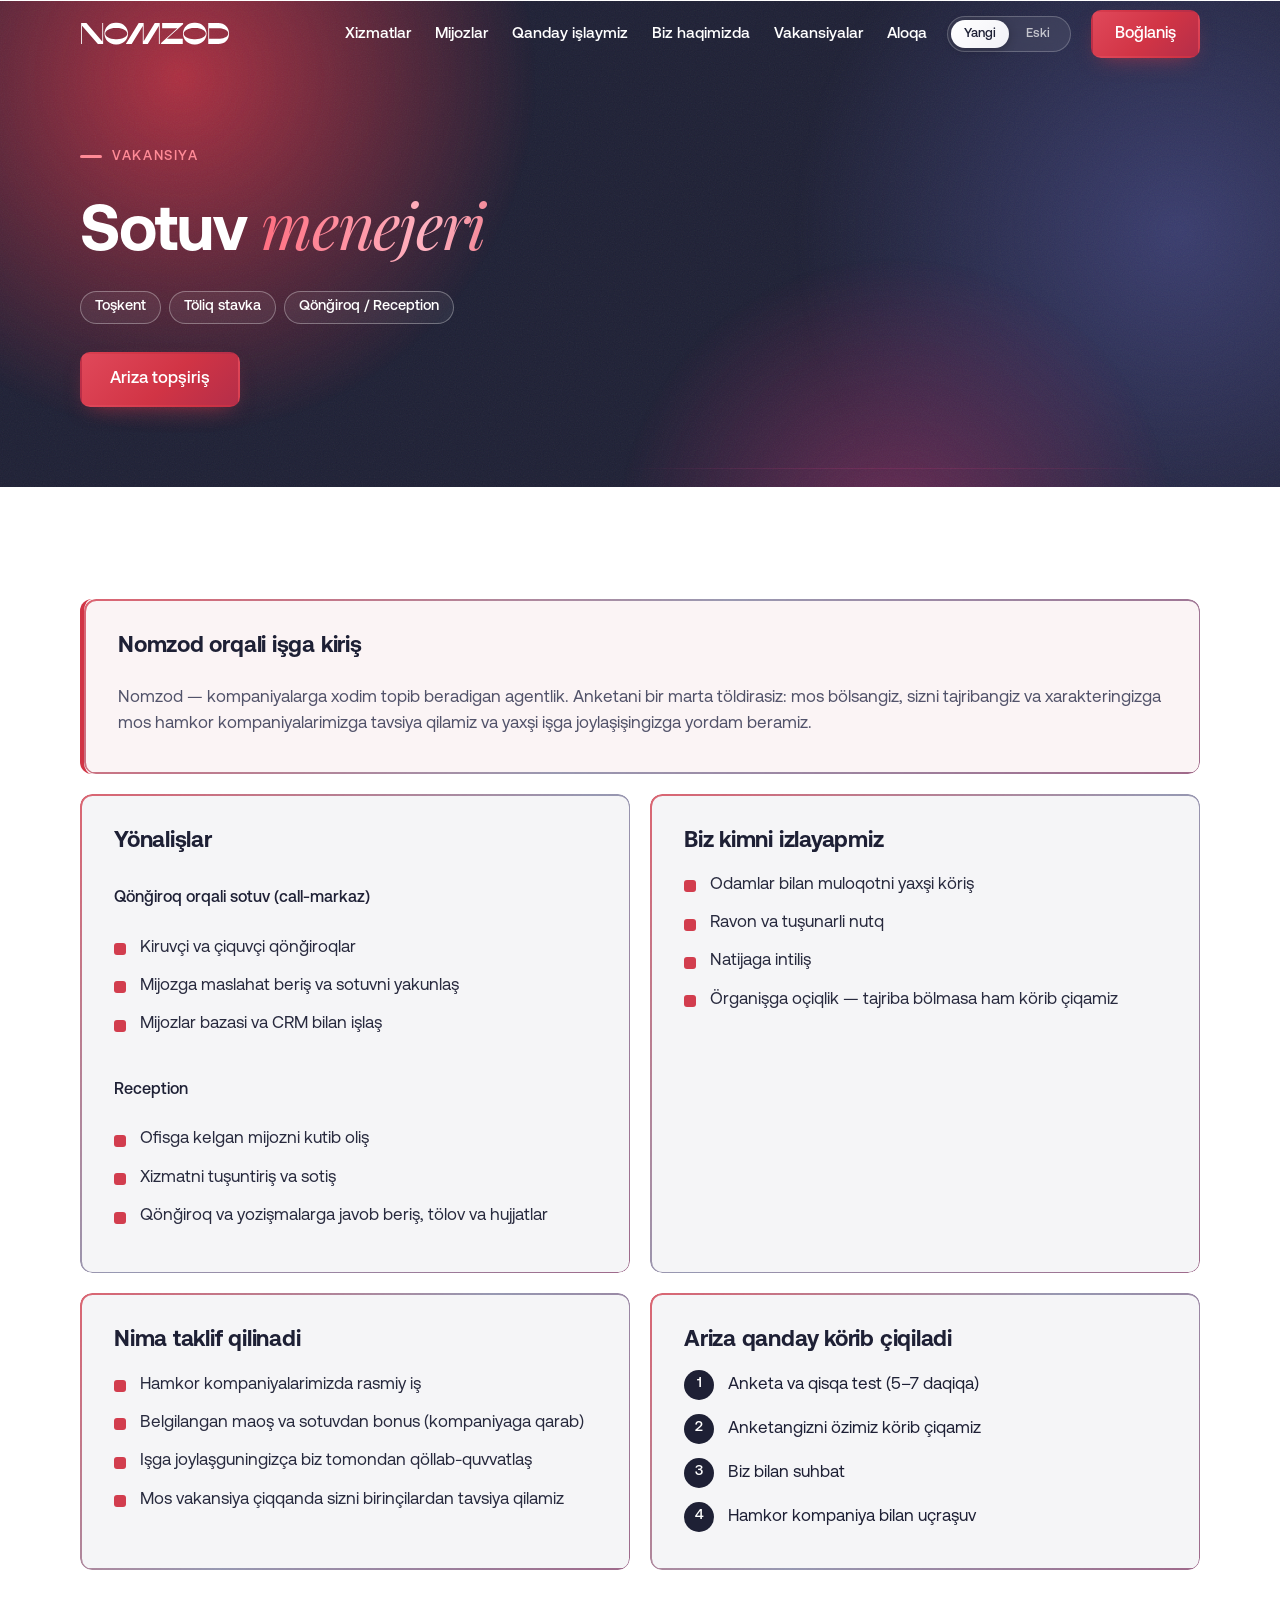
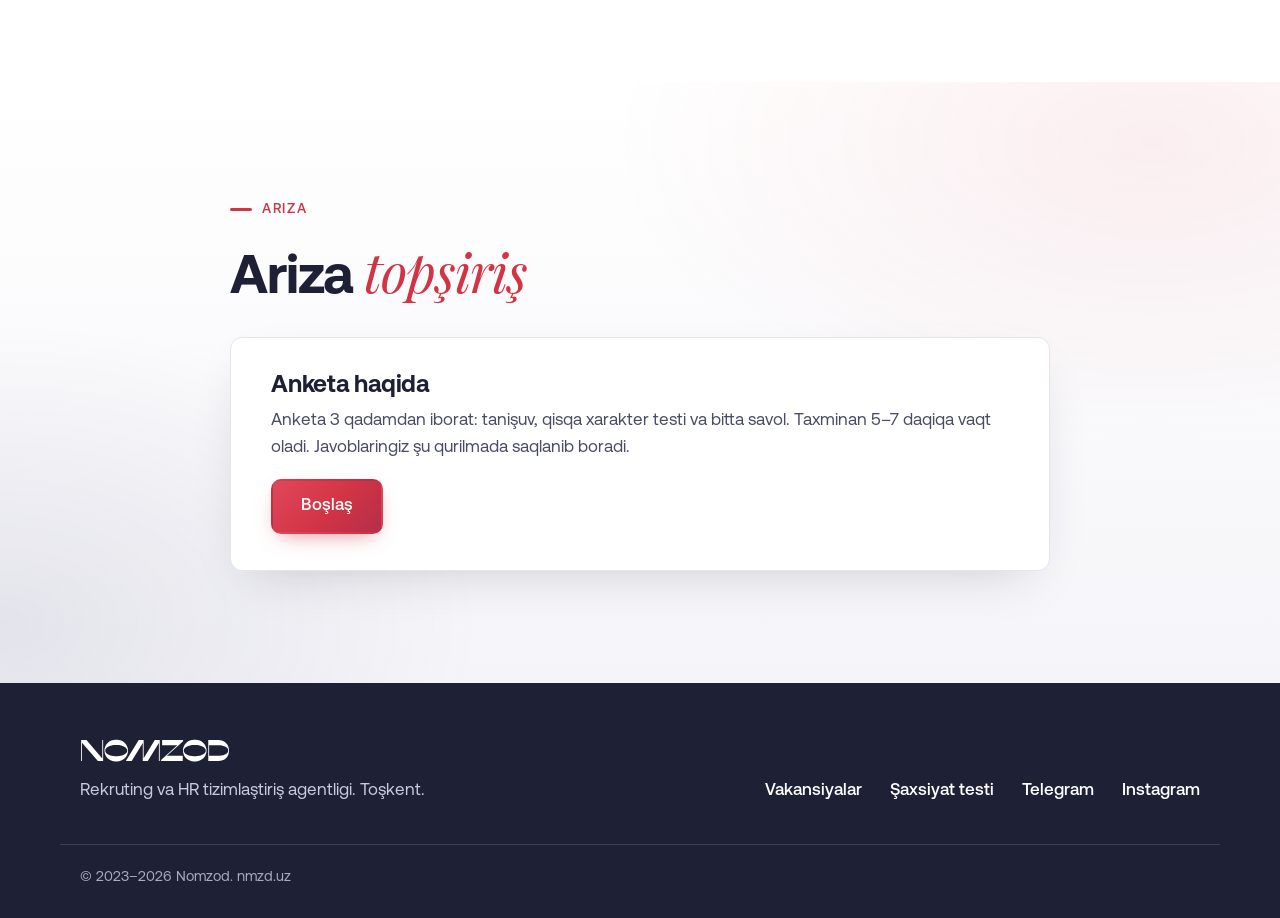
<file: Nomzod/vakansiyalar/sotuv/index.html>
<!DOCTYPE html>
<html lang="uz">
<head>
<meta charset="utf-8">
<meta name="viewport" content="width=device-width, initial-scale=1">
<title>Sotuv menejeri — vakansiya | Nomzod</title>
<meta name="description" content="Sotuv menejeri vakansiyasi: qo'ng'iroq orqali (call-markaz) yoki ofisda (reception). Anketani to'ldiring — mos bo'lsangiz, sizni hamkor kompaniyalarimizga tavsiya qilamiz.">
<link rel="canonical" href="https://nmzd.uz/vakansiyalar/sotuv/">
<meta name="theme-color" content="#1E2035">
<meta property="og:type" content="website">
<meta property="og:locale" content="uz_UZ">
<meta property="og:site_name" content="Nomzod">
<meta property="og:title" content="Sotuv menejeri — vakansiya | Nomzod">
<meta property="og:description" content="Sotuv menejeri vakansiyasi: qo'ng'iroq orqali (call-markaz) yoki ofisda (reception). Anketani to'ldiring — mos bo'lsangiz, sizni hamkor kompaniyalarimizga tavsiya qilamiz.">
<meta property="og:url" content="https://nmzd.uz/vakansiyalar/sotuv/">
<meta property="og:image" content="https://nmzd.uz/assets/og.png">
<meta property="og:image:width" content="1200">
<meta property="og:image:height" content="630">
<meta name="twitter:card" content="summary_large_image">
<meta name="twitter:title" content="Sotuv menejeri — vakansiya | Nomzod">
<meta name="twitter:description" content="Sotuv menejeri vakansiyasi: qo'ng'iroq orqali (call-markaz) yoki ofisda (reception). Anketani to'ldiring — mos bo'lsangiz, sizni hamkor kompaniyalarimizga tavsiya qilamiz.">
<meta name="twitter:image" content="https://nmzd.uz/assets/og.png">
<link rel="icon" type="image/svg+xml" href="../../assets/favicon.svg">
<link rel="apple-touch-icon" href="../../assets/favicon.png">
<link rel="preload" href="../../assets/fonts/AeonikPro-Regular.woff2" as="font" type="font/woff2" crossorigin>
<link rel="preload" href="../../assets/fonts/AeonikPro-Bold.woff2" as="font" type="font/woff2" crossorigin>
<link rel="stylesheet" href="../../assets/style.css?v=10">
<link rel="stylesheet" href="../../assets/vacancy.css?v=6">
</head>
<body>
<a class="skip" href="#asosiy">Asosiy mazmunga o'tish</a>

<header class="header" id="header">
  <div class="container header__in">
    <a class="logo" data-noconv href="../../" aria-label="Nomzod — bosh sahifa"><svg viewBox="26 10 498 77" fill="currentColor" role="img" aria-hidden="true"><path d="M32.654 22.0413V83.3945H29.761V13.5615H47.2192L99.8933 74.9148V13.5615H102.786V83.3945H85.3281L32.654 22.0413ZM148.258 12.1649C169.308 12.1649 185.569 28.426 185.569 48.478C185.569 68.6298 169.308 84.891 148.258 84.891H144.467C123.018 84.891 107.057 68.6298 107.057 48.478C107.057 28.426 123.018 12.1649 144.467 12.1649H148.258ZM149.056 67.4327C167.612 67.4327 182.975 58.953 182.975 48.478C182.975 38.1028 167.612 29.6231 149.056 29.6231H143.669C125.014 29.6231 109.65 38.1028 109.65 48.478C109.65 58.953 125.014 67.4327 143.669 67.4327H149.056ZM234.482 83.3945V22.9391L197.571 83.3945H178.117L220.915 13.5615H237.375V73.7177L274.287 13.5615H290.748V83.3945H287.855V22.9391L250.943 83.3945H234.482ZM298.723 13.6613H368.357V17.3525L314.585 65.9363H367.16V83.3945H295.232V79.7034L349.103 31.1195H298.723V13.6613ZM409.025 12.1649C430.075 12.1649 446.336 28.426 446.336 48.478C446.336 68.6298 430.075 84.891 409.025 84.891H405.234C383.785 84.891 367.824 68.6298 367.824 48.478C367.824 28.426 383.785 12.1649 405.234 12.1649H409.025ZM409.823 67.4327C428.379 67.4327 443.742 58.953 443.742 48.478C443.742 38.1028 428.379 29.6231 409.823 29.6231H404.436C385.781 29.6231 370.417 38.1028 370.417 48.478C370.417 58.953 385.781 67.4327 404.436 67.4327H409.823ZM485.158 13.5615C506.008 13.5615 520.872 27.9272 520.872 48.478C520.872 70.5253 506.008 83.3945 485.158 83.3945H451.838V13.5615H485.158ZM454.731 31.0198V65.9363H485.158C499.025 65.9363 518.279 61.3473 518.279 48.3783C518.279 35.6088 499.723 31.0198 485.158 31.0198H454.731Z"/></svg></a>
    <nav class="nav" id="nav" aria-label="Asosiy menyu">
      <a href="../../#xizmatlar">Xizmatlar</a>
      <a href="../../#mijozlar">Mijozlar</a>
      <a href="../../#jarayon">Qanday ishlaymiz</a>
      <a href="../../#biz-haqimizda">Biz haqimizda</a>
      <a href="../">Vakansiyalar</a>
      <a href="../../#ariza">Aloqa</a>
      <a class="btn btn--red nav__cta" href="../../#ariza">Bog'lanish</a>
    </nav>
    <button type="button" class="alph" id="alph" data-noconv role="switch" aria-checked="true" aria-label="Yangi alifbo">
      <span class="alph__thumb" aria-hidden="true"></span>
      <span class="alph__opt alph__opt--new">Yangi</span>
      <span class="alph__opt alph__opt--old">Eski</span>
    </button>
    <a class="btn btn--red header__cta" href="../../#ariza">Bog'lanish</a>
    <button class="burger" data-noconv id="burger" aria-label="Menyuni ochish" aria-expanded="false" aria-controls="nav"><span></span><span></span></button>
  </div>
</header>

<main id="asosiy">
<section class="hero hero--page">
  <div class="hero__bg" aria-hidden="true"><i class="blob b1"></i><i class="blob b2"></i><i class="blob b3"></i></div>
  <div class="container hero__in">
    <p class="eyebrow eyebrow--light reveal">Vakansiya</p>
    <h1 class="reveal">Sotuv <em>menejeri</em></h1>
    <ul class="chips reveal">
      <li class="chip">Toshkent</li>
      <li class="chip">To'liq stavka</li>
      <li class="chip">Qo'ng'iroq / Reception</li>
    </ul>
    <div class="actions reveal">
      <a class="btn btn--red btn--lg" href="#ariza">Ariza topshirish</a>
    </div>
  </div>
</section>

<section class="section" aria-label="Vakansiya tavsifi">
  <div class="container">
    <div class="vac-info">
      <article class="card vac-note reveal">
        <h3>Nomzod orqali ishga kirish</h3>
        <p>Nomzod — kompaniyalarga xodim topib beradigan agentlik. Anketani bir marta to'ldirasiz: mos bo'lsangiz, sizni tajribangiz va xarakteringizga mos hamkor kompaniyalarimizga tavsiya qilamiz va yaxshi ishga joylashishingizga yordam beramiz.</p>
      </article>
      <article class="card reveal">
        <h3>Yo'nalishlar</h3>
        <h4 class="vac-sub">Qo'ng'iroq orqali sotuv (call-markaz)</h4>
        <ul class="list">
          <li>Kiruvchi va chiquvchi qo'ng'iroqlar</li>
          <li>Mijozga maslahat berish va sotuvni yakunlash</li>
          <li>Mijozlar bazasi va CRM bilan ishlash</li>
        </ul>
        <h4 class="vac-sub">Reception</h4>
        <ul class="list">
          <li>Ofisga kelgan mijozni kutib olish</li>
          <li>Xizmatni tushuntirish va sotish</li>
          <li>Qo'ng'iroq va yozishmalarga javob berish, to'lov va hujjatlar</li>
        </ul>
      </article>
      <article class="card reveal">
        <h3>Biz kimni izlayapmiz</h3>
        <ul class="list">
          <li>Odamlar bilan muloqotni yaxshi ko'rish</li>
          <li>Ravon va tushunarli nutq</li>
          <li>Natijaga intilish</li>
          <li>O'rganishga ochiqlik — tajriba bo'lmasa ham ko'rib chiqamiz</li>
        </ul>
      </article>
      <article class="card reveal">
        <h3>Nima taklif qilinadi</h3>
        <ul class="list">
          <li>Hamkor kompaniyalarimizda rasmiy ish</li>
          <li>Belgilangan maosh va sotuvdan bonus (kompaniyaga qarab)</li>
          <li>Ishga joylashguningizcha biz tomondan qo'llab-quvvatlash</li>
          <li>Mos vakansiya chiqqanda sizni birinchilardan tavsiya qilamiz</li>
        </ul>
      </article>
      <article class="card reveal">
        <h3>Ariza qanday ko'rib chiqiladi</h3>
        <ol class="vsteps">
          <li>Anketa va qisqa test (5–7 daqiqa)</li>
          <li>Anketangizni o'zimiz ko'rib chiqamiz</li>
          <li>Biz bilan suhbat</li>
          <li>Hamkor kompaniya bilan uchrashuv</li>
        </ol>
      </article>
    </div>
  </div>
</section>

<section class="section" id="ariza">
  <div class="container">
    <div class="wz-head">
      <p class="eyebrow reveal">Ariza</p>
      <h2 class="reveal">Ariza <em>topshirish</em></h2>
    </div>
    <div class="form-card wz">
      <form id="apply-form" data-vacancy="sotuv" data-cv-required="false" novalidate>
        <div class="wz__note" id="wz-restored" hidden>
          <span>Oldingi javoblaringiz tiklandi — davom etishingiz mumkin.</span>
          <button type="button" class="linkbtn" id="wz-reset">Boshidan boshlash</button>
        </div>
        <div class="wz__progress" id="wz-progress" role="progressbar" aria-label="Ariza bosqichi" aria-valuemin="0" aria-valuemax="100" aria-valuenow="0" hidden>
          <p class="wz__label" id="wz-label"></p>
          <div class="wz__track"><span class="wz__bar" id="wz-bar"></span></div>
        </div>

        <section class="wz__step" data-step="0">
          <h3 class="wz__h" data-focus tabindex="-1">Anketa haqida</h3>
          <p class="wz__ins">Anketa 3 qadamdan iborat: tanishuv, qisqa xarakter testi va bitta savol. Taxminan 5–7 daqiqa vaqt oladi. Javoblaringiz shu qurilmada saqlanib boradi.</p>
          <button type="button" class="btn btn--red btn--lg" id="wz-start">Boshlash</button>
        </section>

        <section class="wz__step" data-step="1" hidden>
          <h3 class="wz__h" data-focus tabindex="-1">Tanishuv</h3>
          <p class="wz__ins">Bog'lanish ma'lumotlaringizni yozing, yo'nalishni tanlang va qisqa savollarga javob bering.</p>
          <div class="wz__grid">
      <div class="field" data-req>
        <label for="a-fullname">Ism va familiya <span class="req" aria-hidden="true">*</span></label>
        <input id="a-fullname" name="fullname" type="text" autocomplete="name" maxlength="120">
        <small class="err" data-for="fullname"></small>
      </div>
      <div class="field" data-req>
        <label for="a-phone">Telefon <span class="req" aria-hidden="true">*</span></label>
        <input id="a-phone" name="phone" type="tel" inputmode="tel" autocomplete="tel" value="+998 ">
        <small class="err" data-for="phone"></small>
      </div>
      <div class="field">
        <label for="a-telegram">Telegram</label>
        <input id="a-telegram" name="telegram" type="text" placeholder="@username" autocomplete="off" autocapitalize="none" spellcheck="false" maxlength="64">
        <small class="err" data-for="telegram"></small>
      </div>
      <div id="a-yn" class="a-yn"></div>
      <div class="field field--wide cvfield">
        <span class="field__l" id="a-cv-l">Rezyume (bo'lsa)</span>
        <label class="drop" for="a-cvfile">
          <input id="a-cvfile" type="file" accept=".pdf,.doc,.docx,.jpg,.jpeg,.png,application/pdf,application/msword,application/vnd.openxmlformats-officedocument.wordprocessingml.document,image/jpeg,image/png" aria-labelledby="a-cv-l">
          <span class="drop__ico" aria-hidden="true"><svg viewBox="0 0 24 24" width="26" height="26" fill="none" stroke="currentColor" stroke-width="2" stroke-linecap="round" stroke-linejoin="round"><path d="M12 16V4M7 9l5-5 5 5M4 16v3a1 1 0 0 0 1 1h14a1 1 0 0 0 1-1v-3"/></svg></span>
          <span class="drop__t" id="a-cv-name">Faylni tanlang</span>
          <span class="drop__s">PDF, Word yoki rasm · 5 MB gacha</span>
        </label>
        <small class="err" data-for="cv"></small>
      </div>
          </div>
        </section>

        <section class="wz__step" data-step="2" hidden>
          <div id="wz-test"></div>
        </section>

        <section class="wz__step" data-step="3" hidden>
          <div id="wz-savol"></div>
          <div class="field field--consent">
            <label class="check" for="a-consent">
              <input type="checkbox" id="a-consent" name="consent">
              <span>Ma'lumotlarim ishga joylashtirish maqsadida qayta ishlanishiga va hamkor kompaniyalarga taqdim etilishiga roziman.</span>
            </label>
            <small class="err" data-for="consent"></small>
          </div>
        </section>

        <section class="wz__step success" data-step="4" hidden>
          <div class="success__ico" aria-hidden="true"><svg viewBox="0 0 24 24" width="28" height="28" fill="none" stroke="currentColor" stroke-width="3" stroke-linecap="round" stroke-linejoin="round"><path d="M5 12.5l4.5 4.5L19 7.5"/></svg></div>
          <h3 data-focus tabindex="-1">Rahmat!</h3>
          <p>Anketangiz qabul qilindi. Anketangizni diqqat bilan o'qib chiqamiz. Mos kelsa, siz bilan bog'lanamiz.</p>
        </section>

        <div class="hp" aria-hidden="true"><label>Website <input type="text" name="website" tabindex="-1" autocomplete="off"></label></div>

        <div class="wz__nav" id="wz-nav" hidden>
          <button type="button" class="btn btn--outline" id="wz-back">Orqaga</button>
          <button type="submit" class="btn btn--red btn--lg" id="wz-next"><span class="btn__t" id="wz-next-t">Keyingi</span><span class="spinner" aria-hidden="true"></span></button>
        </div>
        <p class="wz__error" id="wz-error" role="alert" hidden></p>
      </form>
    </div>
  </div>
</section>
</main>

<footer class="footer">
  <div class="container footer__in">
    <div class="footer__brand">
      <a class="logo logo--white" href="../../" aria-label="Nomzod"><svg viewBox="26 10 498 77" fill="currentColor" role="img" aria-hidden="true"><path d="M32.654 22.0413V83.3945H29.761V13.5615H47.2192L99.8933 74.9148V13.5615H102.786V83.3945H85.3281L32.654 22.0413ZM148.258 12.1649C169.308 12.1649 185.569 28.426 185.569 48.478C185.569 68.6298 169.308 84.891 148.258 84.891H144.467C123.018 84.891 107.057 68.6298 107.057 48.478C107.057 28.426 123.018 12.1649 144.467 12.1649H148.258ZM149.056 67.4327C167.612 67.4327 182.975 58.953 182.975 48.478C182.975 38.1028 167.612 29.6231 149.056 29.6231H143.669C125.014 29.6231 109.65 38.1028 109.65 48.478C109.65 58.953 125.014 67.4327 143.669 67.4327H149.056ZM234.482 83.3945V22.9391L197.571 83.3945H178.117L220.915 13.5615H237.375V73.7177L274.287 13.5615H290.748V83.3945H287.855V22.9391L250.943 83.3945H234.482ZM298.723 13.6613H368.357V17.3525L314.585 65.9363H367.16V83.3945H295.232V79.7034L349.103 31.1195H298.723V13.6613ZM409.025 12.1649C430.075 12.1649 446.336 28.426 446.336 48.478C446.336 68.6298 430.075 84.891 409.025 84.891H405.234C383.785 84.891 367.824 68.6298 367.824 48.478C367.824 28.426 383.785 12.1649 405.234 12.1649H409.025ZM409.823 67.4327C428.379 67.4327 443.742 58.953 443.742 48.478C443.742 38.1028 428.379 29.6231 409.823 29.6231H404.436C385.781 29.6231 370.417 38.1028 370.417 48.478C370.417 58.953 385.781 67.4327 404.436 67.4327H409.823ZM485.158 13.5615C506.008 13.5615 520.872 27.9272 520.872 48.478C520.872 70.5253 506.008 83.3945 485.158 83.3945H451.838V13.5615H485.158ZM454.731 31.0198V65.9363H485.158C499.025 65.9363 518.279 61.3473 518.279 48.3783C518.279 35.6088 499.723 31.0198 485.158 31.0198H454.731Z"/></svg></a>
      <p>Rekruting va HR tizimlashtirish agentligi. Toshkent.</p>
    </div>
    <div class="footer__links">
      <a href="../">Vakansiyalar</a>
      <a href="../../shaxsiyat-testi/">Shaxsiyat testi</a>
      <a href="https://t.me/ali_zairov" target="_blank" rel="noopener">Telegram</a>
      <a href="https://www.instagram.com/nomzod.agency" target="_blank" rel="noopener">Instagram</a>
    </div>
  </div>
  <div class="container footer__bot">© 2023–2026 Nomzod. nmzd.uz</div>
</footer>

<script src="../../assets/config.js?v=11" defer></script>
<script src="../../assets/tests/sotuv.js?v=1" defer></script>
<script src="../../assets/apply.js?v=6" defer></script>
<script src="../../assets/main.js?v=10" defer></script>
<script src="../../assets/alphabet.js?v=10" defer></script>
</body>
</html>
</file>
<file: Nomzod/assets/style.css>
@font-face{font-family:"Aeonik";src:url(fonts/AeonikPro-Regular.woff2) format("woff2");font-weight:400;font-style:normal;font-display:swap}
@font-face{font-family:"Aeonik";src:url(fonts/AeonikPro-Medium.woff2) format("woff2");font-weight:500;font-style:normal;font-display:swap}
@font-face{font-family:"Aeonik";src:url(fonts/AeonikPro-Bold.woff2) format("woff2");font-weight:700;font-style:normal;font-display:swap}
@font-face{font-family:"Playfair Display";src:url(fonts/PlayfairDisplay-Italic.woff2) format("woff2");font-weight:400 900;font-style:italic;font-display:swap}

:root{--red:#D13445;--red-d:#B33746;--navy:#1E2035;--indigo:#3A3D6E;--gray:#F5F5F7;--line:#E4E4EA;--r:10px;--hh:68px}
*,*::before,*::after{box-sizing:border-box}
html{scroll-behavior:smooth;scroll-padding-top:calc(var(--hh) + 12px);-webkit-text-size-adjust:100%}
body{margin:0;font-family:"Aeonik",system-ui,-apple-system,"Segoe UI",Roboto,sans-serif;font-size:17px;line-height:1.55;color:var(--navy);background:#fff;overflow-x:hidden}
img,svg{display:block;max-width:100%}
a{color:inherit}
h1,h2,h3{margin:0;line-height:1.08;letter-spacing:-.02em;font-weight:700}
h1{font-size:clamp(2.6rem,9vw,5.6rem)}
h2{font-size:clamp(2rem,5.5vw,3.4rem);margin-bottom:2.2rem}
h3{font-size:1.35rem;letter-spacing:-.01em}
em{font-family:"Playfair Display",Georgia,serif;font-style:italic;font-weight:400;color:var(--red)}
p{margin:0}
:focus-visible{outline:3px solid var(--indigo);outline-offset:3px;border-radius:4px}
.section--navy :focus-visible,.footer :focus-visible,.card--navy :focus-visible{outline-color:#fff}
.container{width:100%;max-width:1160px;margin:0 auto;padding:0 20px}
.skip{position:absolute;left:-999px;top:8px;background:var(--navy);color:#fff;padding:8px 14px;border-radius:8px;z-index:100}
.skip:focus{left:8px}

/* buttons */
.btn{display:inline-flex;align-items:center;justify-content:center;gap:8px;font:inherit;font-weight:500;font-size:1rem;line-height:1;padding:14px 22px;border-radius:var(--r);border:2px solid transparent;cursor:pointer;text-decoration:none;transition:background .2s,color .2s,border-color .2s,transform .2s}
.btn:active{transform:translateY(1px)}
.btn{position:relative;overflow:hidden;isolation:isolate}
.btn::after{content:"";position:absolute;inset:0;z-index:-1;background:linear-gradient(105deg,transparent 35%,rgba(255,255,255,.28) 50%,transparent 65%);transform:translateX(-120%);transition:transform .8s ease}
.btn:hover::after{transform:translateX(120%)}
.btn--red{background:linear-gradient(135deg,#E0485A,var(--red) 55%,#B52E49);color:#fff;box-shadow:0 8px 22px -10px rgba(209,52,69,.7)}.btn--red:hover{background:linear-gradient(135deg,#D13445,var(--red-d) 60%,#A02844)}
.btn--ghost{border-color:rgba(255,255,255,.45);color:#fff;background:rgba(255,255,255,.04)}.btn--ghost:hover{background:#fff;color:var(--navy);border-color:#fff}
.btn--outline{border-color:var(--navy);color:var(--navy);background:transparent}.btn--outline:hover{background:var(--navy);color:#fff}
.btn--white{background:#fff;color:var(--navy)}.btn--white:hover{background:var(--gray)}
.btn--lg{padding:17px 28px;font-size:1.05rem}
.btn--block{width:100%}

/* header */
.header{position:sticky;top:0;z-index:50;margin-bottom:calc(var(--hh) * -1);background:transparent;border-bottom:1px solid transparent;transition:background .3s,border-color .3s,box-shadow .3s}
.header.is-stuck{background:rgba(255,255,255,.92);backdrop-filter:blur(12px);-webkit-backdrop-filter:blur(12px);border-color:var(--line)}
.header__in{height:var(--hh);display:flex;align-items:center;gap:20px}
.logo{display:block;color:#fff;width:132px;flex:none;transition:color .3s}
.header.is-stuck .logo{color:var(--navy)}
.logo--white{color:#fff}
.logo svg{width:100%;height:auto}
.nav{position:absolute;top:var(--hh);left:0;right:0;background:#fff;border-bottom:1px solid var(--line);padding:8px 20px 20px;display:none;flex-direction:column;color:var(--navy)}
.nav.open{display:flex}
.nav a:not(.btn){padding:14px 0;text-decoration:none;font-weight:500;border-bottom:1px solid var(--line)}
.nav a:not(.btn):hover{color:var(--red)}
.nav__cta{margin-top:16px}
.header__cta{display:none;margin-left:auto}
.burger{margin-left:auto;width:44px;height:44px;border:0;background:none;cursor:pointer;position:relative;border-radius:8px}
.burger span{position:absolute;left:11px;right:11px;height:2px;background:#fff;transition:transform .25s,top .25s,background .3s}
.header.is-stuck .burger span,.header.menu-open .burger span{background:var(--navy)}
.header.menu-open{background:#fff}
.header.menu-open .logo{color:var(--navy)}
.burger span:first-child{top:18px}.burger span:last-child{top:25px}
.burger[aria-expanded=true] span:first-child{top:21px;transform:rotate(45deg)}
.burger[aria-expanded=true] span:last-child{top:21px;transform:rotate(-45deg)}
@media(min-width:960px){
  .logo{width:150px}
  .burger{display:none}
  .nav{position:static;display:flex;flex-direction:row;align-items:center;gap:24px;margin-left:auto;padding:0;border:0;background:none;color:#fff;transition:color .3s}
  .header.is-stuck .nav{color:var(--navy)}
  .nav a:not(.btn){padding:6px 0;border:0;font-size:.97rem;white-space:nowrap}
  .nav a:not(.btn):hover{color:#FF8A96}
  .header.is-stuck .nav a:not(.btn):hover{color:var(--red)}
  .nav__cta{display:none}
  @media(max-width:1200px){.nav{gap:16px}.nav a:not(.btn){font-size:.9rem}.header__in{gap:14px}}
  .header__cta{display:inline-flex}
  .header__cta{margin-left:0}
}
@media(max-width:959px){.header__cta{display:none}}

/* hero */
.hero{position:relative;overflow:hidden;background:var(--navy);color:#fff;padding:calc(var(--hh) + 72px) 0 80px}
.hero::after{content:"";position:absolute;inset:0;z-index:1;pointer-events:none;opacity:.07;background-image:url("data:image/svg+xml,%3Csvg xmlns='http://www.w3.org/2000/svg' width='220' height='220'%3E%3Cfilter id='n'%3E%3CfeTurbulence type='fractalNoise' baseFrequency='.85' numOctaves='2' stitchTiles='stitch'/%3E%3C/filter%3E%3Crect width='100%25' height='100%25' filter='url(%23n)'/%3E%3C/svg%3E")}
.hero__bg{position:absolute;inset:0;z-index:0;overflow:hidden}
.blob{position:absolute;border-radius:50%;opacity:.75;will-change:transform;background:radial-gradient(closest-side,var(--c) 0%,color-mix(in srgb,var(--c) 55%,transparent) 45%,transparent 100%)}
.b1{width:56vmax;height:56vmax;left:-14vmax;top:-22vmax;--c:#D13445;opacity:.8;animation:drift1 24s ease-in-out infinite alternate}
.b2{width:60vmax;height:60vmax;right:-22vmax;top:-12vmax;--c:#3A3D6E;opacity:1;animation:drift2 28s ease-in-out infinite alternate}
.b3{width:44vmax;height:44vmax;right:8vmax;bottom:-26vmax;--c:#7A2E5C;opacity:.85;animation:drift3 30s ease-in-out infinite alternate}
@keyframes drift1{to{transform:translate(18vmax,12vmax) scale(1.15)}}
@keyframes drift2{to{transform:translate(-14vmax,16vmax) scale(.9)}}
@keyframes drift3{to{transform:translate(-20vmax,-8vmax) scale(1.2)}}
.hero__in{position:relative;z-index:2;max-width:1160px}
.eyebrow{display:inline-flex;align-items:center;gap:10px;font-size:.85rem;font-weight:500;letter-spacing:.12em;text-transform:uppercase;color:var(--red);margin-bottom:22px}
.eyebrow::before{content:"";width:22px;height:3px;background:currentColor;border-radius:2px}
.eyebrow--light{color:#FF8A96}
.hero h1{max-width:12ch;margin-bottom:28px}
.hero em{background:linear-gradient(100deg,#FF6B7D 0%,#FFB3C1 30%,#E0485A 55%,#FF8FA3 80%,#FF6B7D 100%);background-size:250% 100%;-webkit-background-clip:text;background-clip:text;-webkit-text-fill-color:transparent;color:#FF6B7D;animation:shimmer 14s linear infinite;padding-right:.08em}
@keyframes shimmer{to{background-position:-250% 0}}
.lead{font-size:clamp(1.05rem,2.4vw,1.3rem);line-height:1.55;max-width:46rem;color:#3b3d57}
.hero .lead{color:#dcdcee}
.actions{display:flex;flex-wrap:wrap;gap:12px;margin-top:36px}
@media(min-width:960px){.hero{padding:calc(var(--hh) + 120px) 0 112px}.hero h1{max-width:14ch}}

/* clients */
.clients{padding:72px 0 24px;overflow:hidden}
.clients__head h2{margin-bottom:14px;font-size:clamp(1.8rem,4.5vw,2.8rem)}
.clients__sub{max-width:40rem;color:#4a4c66;margin-bottom:36px}
.marquee{display:grid;gap:14px;-webkit-mask-image:linear-gradient(90deg,transparent,#000 10%,#000 90%,transparent);mask-image:linear-gradient(90deg,transparent,#000 10%,#000 90%,transparent)}
.marquee__row{list-style:none;margin:0;padding:0;display:flex;width:max-content;animation:marquee 60s linear infinite}
.marquee__row--rev{animation-direction:reverse;animation-duration:70s}
.marquee:hover .marquee__row{animation-play-state:paused}
.marquee__row li{flex:none;margin-right:14px;padding:16px 30px;border:1px solid var(--line);border-radius:999px;font-weight:500;font-size:1.15rem;letter-spacing:-.01em;color:#6a6c86;white-space:nowrap;background:#fff;transition:color .25s,border-color .25s}
.marquee__row li:hover{color:var(--navy);border-color:#C9CAD6}
@keyframes marquee{to{transform:translateX(-50%)}}
@media(prefers-reduced-motion:reduce){
  .marquee{-webkit-mask-image:none;mask-image:none}
  .marquee__row{width:auto;flex-wrap:wrap;animation:none;gap:10px 0}
  .marquee__row li[aria-hidden]{display:none}
}

/* sections */
.section{padding:72px 0}
.section--gray{background:var(--gray)}
.section--navy{background:var(--navy);color:#fff}
@media(min-width:960px){.section{padding:112px 0}}

/* cards */
.cards{display:grid;gap:16px}
.card{position:relative;background:var(--gray);border-radius:12px;padding:28px 24px;display:flex;flex-direction:column;gap:18px;isolation:isolate;overflow:hidden}
.card::before{content:"";position:absolute;inset:0;border-radius:inherit;padding:1.5px;background:linear-gradient(135deg,rgba(209,52,69,.75),rgba(58,61,110,.5) 50%,rgba(122,46,92,.7));-webkit-mask:linear-gradient(#000 0 0) content-box,linear-gradient(#000 0 0);-webkit-mask-composite:xor;mask:linear-gradient(#000 0 0) content-box exclude,linear-gradient(#000 0 0);pointer-events:none;z-index:-1}
.card::after{content:"";position:absolute;inset:0;z-index:-1;pointer-events:none;opacity:0;transition:opacity .4s;background:radial-gradient(420px circle at var(--mx,50%) var(--my,50%),rgba(209,52,69,.14),transparent 60%)}
.card--navy::after{background:radial-gradient(420px circle at var(--mx,50%) var(--my,50%),rgba(255,138,150,.2),transparent 60%)}
.card:hover::after{opacity:1}
.card--navy{background:var(--navy);color:#fff}
.card__tag{font-size:.9rem;font-weight:500;color:var(--red);letter-spacing:.1em}
.card--navy .card__tag{color:#FF8A96}
.card p{color:inherit;opacity:.88}
.list{list-style:none;margin:0 0 8px;padding:0;display:grid;gap:12px}
.list li{position:relative;padding-left:26px}
.list li::before{content:"";position:absolute;left:0;top:.5em;width:12px;height:12px;border-radius:3px;background:var(--red)}
.card--navy .list li::before{background:#FF8A96}
.card .btn{align-self:flex-start;margin-top:auto}
@media(min-width:960px){.cards{grid-template-columns:1fr 1fr;gap:20px}.card{padding:44px 40px}.card h3{font-size:1.8rem}}

/* steps */
.steps{list-style:none;margin:0;padding:0;display:grid;gap:12px}
.steps li{background:#fff;border-radius:12px;padding:26px 24px}
.num{display:block;font-size:4rem;line-height:1.05;font-weight:700;letter-spacing:-.04em;color:var(--red);background:linear-gradient(135deg,#D13445 10%,#7A2E5C 60%,#3A3D6E 100%);-webkit-background-clip:text;background-clip:text;-webkit-text-fill-color:transparent;margin-bottom:14px;width:max-content}
.steps h3{margin-bottom:8px}
.steps p{color:#4a4c66}
@media(min-width:700px){.steps{grid-template-columns:1fr 1fr}}
@media(min-width:960px){.steps{grid-template-columns:repeat(3,1fr);gap:16px}.steps li{padding:32px 28px}}

/* about */
.about{display:grid;gap:28px}
.about h2{margin-bottom:0}
.section--navy em{color:#FF8A96}
.about__text{display:grid;gap:16px;font-size:1.12rem;color:#d9daea}
.about__text p:last-child{color:#fff;font-weight:500}
.points{list-style:none;margin:12px 0 0;padding:0;display:grid;gap:10px}
.points li{display:flex;align-items:center;gap:14px;padding:18px 20px;border:1px solid rgba(255,255,255,.18);border-radius:var(--r);font-weight:500;font-size:1.1rem}
.points span{width:14px;height:14px;border-radius:3px;background:var(--red);flex:none}
.points li:nth-child(2) span{background:#fff}
.points li:nth-child(3) span{background:var(--indigo);box-shadow:0 0 0 1px rgba(255,255,255,.5)}
@media(min-width:960px){
  .about{grid-template-columns:1fr 1fr;gap:32px 64px;align-items:start}
  .points{grid-column:1/-1;grid-template-columns:repeat(3,1fr);gap:16px;margin-top:24px}
}

/* form */
.section#ariza{background:radial-gradient(900px 500px at 90% 10%,rgba(209,52,69,.08),transparent 60%),radial-gradient(800px 500px at 0% 90%,rgba(58,61,110,.1),transparent 60%),linear-gradient(180deg,#fff,#F5F5F9)}
.form-wrap{display:grid;gap:36px}
.form-intro h2{margin-bottom:18px}
.form-card{background:#fff;border:1px solid var(--line);border-radius:12px;padding:24px 20px;box-shadow:0 18px 50px -24px rgba(30,32,53,.25)}
.field{display:grid;gap:7px;margin:0 0 18px;border:0;padding:0;min-width:0}
.field label,.field legend{font-weight:500;font-size:.95rem;padding:0}
.field label span{color:var(--red)}
input[type=text],input[type=tel],textarea{width:100%;font:inherit;font-size:1rem;color:var(--navy);padding:14px 14px;border:1.5px solid #C9CAD6;border-radius:var(--r);background:#fff;transition:border-color .2s,box-shadow .2s}
textarea{resize:vertical;min-height:110px}
input::placeholder,textarea::placeholder{color:#757790}
input[type=text]:focus,input[type=tel]:focus,textarea:focus{outline:none;border-color:var(--indigo);box-shadow:0 0 0 3px rgba(58,61,110,.2)}
.field.invalid input{border-color:var(--red)}
.err{color:#B02A3A;font-size:.85rem;min-height:0}
.err:empty{display:none}
.pills{display:flex;flex-wrap:wrap;gap:8px}
.pills legend{width:100%;margin-bottom:7px;float:none}
.pills label{position:relative;display:block}
.pills input{position:absolute;opacity:0;inset:0;width:100%;height:100%;margin:0;cursor:pointer}
.pills span{display:block;padding:11px 18px;border:1.5px solid #C9CAD6;border-radius:999px;font-size:.95rem;transition:all .2s;color:var(--navy);font-weight:400}
.pills label span{color:var(--navy)}
.pills input:checked+span{background:var(--navy);border-color:var(--navy);color:#fff!important}
.pills input:focus-visible+span{outline:3px solid var(--indigo);outline-offset:2px}
.hp{position:absolute;left:-9999px;width:1px;height:1px;overflow:hidden}
.note{font-size:.85rem;color:#5d5f78;margin-top:14px;line-height:1.45}
.form-error{margin-top:14px;color:#B02A3A;font-weight:500}
.btn[disabled]{opacity:.85;cursor:progress}
.spinner{display:none;width:18px;height:18px;border:2.5px solid rgba(255,255,255,.4);border-top-color:#fff;border-radius:50%;animation:spin .7s linear infinite}
.is-loading .spinner{display:block}
@keyframes spin{to{transform:rotate(360deg)}}
.success{text-align:center;padding:36px 8px}
.success:focus{outline:none}
.success__ico{width:64px;height:64px;border-radius:50%;background:var(--red);color:#fff;display:grid;place-items:center;margin:0 auto 20px}
.success h3{font-size:2rem;margin-bottom:8px}
@media(min-width:960px){.form-wrap{grid-template-columns:1fr 1.1fr;gap:72px;align-items:start}.form-card{padding:40px}}

/* footer */
.footer{background:var(--navy);color:#fff;padding:56px 0 28px}
.footer__in{display:grid;gap:28px}
.footer__brand{display:grid;gap:16px}
.footer .logo{width:150px}
.footer__brand p{color:#c9cae0}
.footer__links{display:flex;flex-wrap:wrap;gap:12px 28px;align-items:center}
.footer__links a{text-decoration:none;font-weight:500}
.footer__links a:hover{color:#FF8A96}
.phone{color:#c9cae0}
.footer__bot{margin-top:40px;padding-top:22px;border-top:1px solid rgba(255,255,255,.14);color:#a9aac4;font-size:.9rem}
@media(min-width:960px){.footer__in{grid-template-columns:1fr auto;align-items:end}}

/* reveal */
.js .reveal{opacity:0;transform:translateY(22px);transition:opacity .7s ease,transform .7s ease}
.js .reveal.in{opacity:1;transform:none}
@media(prefers-reduced-motion:reduce){
  html{scroll-behavior:auto}
  .js .reveal{opacity:1;transform:none;transition:none}
  .blob,.hero em,.btn::after{animation:none!important}
  .hero em{background-position:0 0}
  .btn::after{transition:none}
}

/* alifbo switch */
.alph{--w:58px;position:relative;display:inline-grid;grid-template-columns:var(--w) var(--w);align-items:center;flex:none;margin-left:auto;height:36px;padding:3px;border-radius:999px;border:1px solid rgba(255,255,255,.22);background:rgba(255,255,255,.08);backdrop-filter:blur(8px);-webkit-backdrop-filter:blur(8px);cursor:pointer;font:inherit;transition:border-color .3s,background .3s}
.alph__thumb{position:absolute;top:3px;left:3px;width:var(--w);height:28px;border-radius:999px;background:linear-gradient(135deg,#fff,#f1f1f6);box-shadow:0 2px 8px rgba(0,0,0,.25);transition:transform .35s cubic-bezier(.65,0,.35,1),background .3s}
.alph__opt{position:relative;z-index:1;text-align:center;font-size:.8rem;font-weight:500;letter-spacing:.01em;color:rgba(255,255,255,.7);transition:color .3s;user-select:none}
html[data-alifbo=new] .alph__opt--new,html:not([data-alifbo]) .alph__opt--new,html[data-alifbo=old] .alph__opt--old{color:var(--navy)}
html[data-alifbo=old] .alph__thumb{transform:translateX(var(--w))}
.alph:hover{border-color:rgba(255,255,255,.4)}
.alph:focus-visible{outline:2px solid #FF8A96;outline-offset:3px}
.header.is-stuck .alph,.header.menu-open .alph{border-color:var(--line);background:#F1F1F5}
.header.is-stuck .alph__opt,.header.menu-open .alph__opt{color:#7a7c93}
.header.is-stuck .alph__thumb,.header.menu-open .alph__thumb{background:var(--navy);box-shadow:0 2px 8px rgba(30,32,53,.3)}
html[data-alifbo=new] .header.is-stuck .alph__opt--new,html[data-alifbo=old] .header.is-stuck .alph__opt--old,
html[data-alifbo=new] .header.menu-open .alph__opt--new,html[data-alifbo=old] .header.menu-open .alph__opt--old{color:#fff}
.alph + .header__cta + .burger{margin-left:0}
@media(min-width:960px){.alph{margin-left:0}}
@media(prefers-reduced-motion:reduce){.alph__thumb{transition:none}}

/* Ali: HR kartadagi muallif va aloqa kartasi */
.owner{display:flex;gap:14px;align-items:center;margin:4px 0 24px;padding:14px;border-radius:12px;background:rgba(255,255,255,.06);border:1px solid rgba(255,255,255,.12)}
.owner img{width:48px;height:48px;border-radius:50%;object-fit:cover;flex:none;border:2px solid rgba(255,138,150,.6)}
.owner p{margin:0;font-size:.93rem;line-height:1.45;color:#dcdcee}
.contact-card{display:flex;gap:18px;align-items:flex-start;margin-top:32px;padding:22px;border-radius:16px;background:#fff;border:1px solid var(--line);box-shadow:0 10px 30px -18px rgba(30,32,53,.35)}
.contact-card img{width:88px;height:88px;border-radius:50%;object-fit:cover;flex:none}
.contact-card__name{margin:0 0 4px;font-weight:700;font-size:1.15rem;color:var(--navy)}
.contact-card__text{margin:0 0 14px;color:#4a4c66;line-height:1.5;font-size:.97rem}
.btn--tg{background:linear-gradient(135deg,#2AABEE,#229ED9);color:#fff;gap:8px;display:inline-flex;align-items:center}
.btn--tg:hover{filter:brightness(1.06)}
@media(max-width:480px){.contact-card{flex-direction:column}.contact-card img{width:72px;height:72px}}
.owner picture,.contact-card picture{flex:none;display:block;line-height:0}
.owner picture img,.contact-card picture img{aspect-ratio:1/1;max-width:none}

/* forma o'chirilgan paytdagi Telegram aloqa bo'limi */
.form-wrap--tg{max-width:760px;margin:0 auto;display:block;text-align:left}
.form-wrap--tg .contact-card{padding:28px;gap:24px}
.form-wrap--tg .contact-card img{width:104px;height:104px}
.form-wrap--tg .btn--tg{padding:16px 26px;font-size:1.05rem}
</file>
<file: Nomzod/assets/kabinet.css>
/* Nomzod kabinet (ATS) — maxfiy sahifa uslublari. Dizayn tokenlari style.css dan olingan. */
@font-face{font-family:"Aeonik";src:url(fonts/AeonikPro-Regular.woff2) format("woff2");font-weight:400;font-style:normal;font-display:swap}
@font-face{font-family:"Aeonik";src:url(fonts/AeonikPro-Medium.woff2) format("woff2");font-weight:500;font-style:normal;font-display:swap}
@font-face{font-family:"Aeonik";src:url(fonts/AeonikPro-Bold.woff2) format("woff2");font-weight:700;font-style:normal;font-display:swap}

:root{
  --navy:#1E2035; --ink:#14152A; --red:#D13445; --red-d:#B33746; --rose:#FF8A96; --plum:#7A2E5C;
  --indigo:#3A3D6E; --indigo-s:#9CA0E6; --mist:#EEEFF8; --paper:#F6F6FA; --gray:#F5F5F7;
  --line:#E4E4EC; --muted:#4a4c66; --faint:#6B6D85;
  --grad:linear-gradient(120deg,#E0485A 0%,#D13445 30%,#7A2E5C 68%,#3A3D6E 100%);
  --ok:#1C8A5E; --ok-bg:#E4F5EC; --warn:#A8700A; --warn-bg:#FFF3D6; --bad:#C02B3D; --bad-bg:#FDE8EB;
  --r-sm:8px; --r-md:12px; --r-lg:16px;
  --sh-sm:0 1px 2px rgba(20,21,42,.06),0 6px 16px -10px rgba(20,21,42,.18);
  --sh-md:0 2px 4px rgba(20,21,42,.04),0 22px 44px -26px rgba(20,21,42,.38);
  --sh-lg:0 40px 90px -46px rgba(20,21,42,.6);
  --ease:cubic-bezier(.2,.7,.2,1); --bar:56px;
}
*,*::before,*::after{box-sizing:border-box}
html,body,#root{height:100%}
body{margin:0;font-family:"Aeonik",system-ui,-apple-system,"Segoe UI",Roboto,sans-serif;font-size:15px;line-height:1.45;color:var(--navy);background:var(--paper);-webkit-font-smoothing:antialiased;overflow:hidden}
button,input,select,textarea{font:inherit;color:inherit}
button{cursor:pointer}
[hidden]{display:none!important}
:focus-visible{outline:3px solid var(--indigo);outline-offset:2px;border-radius:6px}
.topbar :focus-visible,.btn--red:focus-visible{outline-color:#fff;outline-offset:2px}
.sr{position:absolute;width:1px;height:1px;overflow:hidden;clip:rect(0 0 0 0);white-space:nowrap}
svg.i{width:18px;height:18px;flex:none;stroke:currentColor;fill:none;stroke-width:1.8;stroke-linecap:round;stroke-linejoin:round}

/* ───────── tugmalar ───────── */
.btn{display:inline-flex;align-items:center;justify-content:center;gap:8px;border:1.5px solid transparent;border-radius:10px;padding:9px 14px;font-weight:500;line-height:1.1;text-decoration:none;background:none;transition:background .2s,border-color .2s,box-shadow .2s,transform .2s var(--ease);white-space:nowrap}
.btn:active{transform:translateY(1px)}
.btn[disabled]{opacity:.55;cursor:not-allowed}
.btn--red{background:linear-gradient(135deg,#E5495B,var(--red) 55%,#B52E49);color:#fff;box-shadow:0 1px 0 rgba(255,255,255,.25) inset,0 10px 20px -12px rgba(209,52,69,.8)}
.btn--red:hover:not([disabled]){box-shadow:0 1px 0 rgba(255,255,255,.25) inset,0 14px 26px -12px rgba(209,52,69,.9)}
.btn--line{border-color:#C6C7D6;background:#fff}
.btn--line:hover{border-color:var(--navy);background:var(--paper)}
.btn--danger{border-color:#F0B9C0;color:var(--bad);background:#fff}
.btn--danger:hover{background:var(--bad-bg);border-color:var(--bad)}
.btn--ghost{color:#fff;background:rgba(255,255,255,.08)}
.btn--ghost:hover{background:rgba(255,255,255,.18)}
.btn--sm{padding:7px 11px;font-size:.9rem;border-radius:9px}
.btn--icon{padding:9px}
.btn--block{width:100%}
.btn.is-loading{position:relative;color:transparent!important;pointer-events:none}
.btn.is-loading::after{content:"";position:absolute;width:18px;height:18px;border-radius:50%;border:2.5px solid rgba(255,255,255,.4);border-top-color:#fff;animation:spin .7s linear infinite}
@keyframes spin{to{transform:rotate(360deg)}}

/* ───────── login ───────── */
.login{min-height:100%;display:grid;place-items:center;padding:20px;background:radial-gradient(1200px 500px at 50% -10%,rgba(122,46,92,.28),transparent 60%),var(--ink);overflow:auto}
.login__card{width:100%;max-width:400px;background:#fff;border-radius:var(--r-lg);box-shadow:var(--sh-lg);padding:32px 28px 28px;position:relative;overflow:hidden}
.login__card::before{content:"";position:absolute;inset:0 0 auto 0;height:4px;background:var(--grad)}
.login__logo{height:26px;margin-bottom:22px}
.login h1{margin:0 0 4px;font-size:1.6rem;letter-spacing:-.03em;line-height:1.1}
.login__sub{margin:0 0 20px;color:var(--faint)}
.field{display:block;margin-bottom:14px}
.field>span,.lbl{display:block;font-size:.82rem;font-weight:500;color:var(--muted);margin-bottom:6px}
.inp{width:100%;border:1.5px solid #D5D6E3;border-radius:10px;background:#fff;padding:10px 12px;line-height:1.3;transition:border-color .2s,box-shadow .2s}
.inp:hover{border-color:#B9BACD}
.inp:focus{outline:none;border-color:var(--indigo);box-shadow:0 0 0 3px rgba(58,61,110,.18)}
.inp[aria-invalid=true]{border-color:var(--bad)}
textarea.inp{resize:vertical;min-height:84px}
.pw{position:relative}
.pw .inp{padding-right:46px}
.pw__t{position:absolute;right:4px;top:50%;transform:translateY(-50%);border:0;background:none;padding:8px;border-radius:8px;color:var(--faint)}
.pw__t:hover{color:var(--navy);background:var(--mist)}
.msg{margin:0 0 14px;padding:10px 12px;border-radius:10px;font-size:.92rem;background:var(--bad-bg);color:var(--bad)}
.msg--info{background:var(--mist);color:var(--navy)}
.setup{max-width:520px;color:#fff;text-align:center}
.setup h1{color:#fff}
.setup code{background:rgba(255,255,255,.12);padding:2px 6px;border-radius:6px}

/* ───────── yuqori panel ───────── */
.app{height:100%;display:flex;flex-direction:column;min-height:0}
.topbar{flex:none;height:var(--bar);background:var(--navy);color:#fff;display:flex;align-items:center;gap:12px;padding:0 16px;position:relative}
.topbar::after{content:"";position:absolute;left:0;right:0;bottom:0;height:2px;background:var(--grad)}
.topbar__brand{display:flex;align-items:center;gap:10px;font-weight:700;letter-spacing:-.02em}
.topbar__brand img{height:22px;width:auto}
.topbar__tag{font-weight:500;font-size:.78rem;padding:3px 8px;border-radius:999px;background:rgba(255,255,255,.12);color:#fff}
.topbar__sp{flex:1}

/* ───────── asboblar paneli ───────── */
.tools{flex:none;background:#fff;border-bottom:1px solid var(--line);padding:10px 16px;display:flex;flex-wrap:wrap;gap:10px;align-items:center}
.search{position:relative;flex:1 1 220px;max-width:340px}
.search .i{position:absolute;left:11px;top:50%;transform:translateY(-50%);color:var(--faint);pointer-events:none}
.search .inp{padding-left:36px;padding-top:8px;padding-bottom:8px}
.seg{display:inline-flex;background:var(--mist);border-radius:10px;padding:3px;gap:2px}
.seg button{border:0;background:none;padding:6px 12px;border-radius:8px;font-weight:500;color:var(--muted);font-size:.9rem}
.seg button[aria-pressed=true]{background:#fff;color:var(--navy);box-shadow:var(--sh-sm)}
.sel{border:1.5px solid #D5D6E3;border-radius:10px;background:#fff;padding:8px 10px;font-size:.9rem}
.sw{display:inline-flex;align-items:center;gap:8px;font-size:.9rem;color:var(--muted);cursor:pointer;user-select:none}
.sw input{position:absolute;opacity:0}
.sw__k{width:34px;height:20px;border-radius:999px;background:#C6C7D6;position:relative;transition:background .2s}
.sw__k::after{content:"";position:absolute;left:2px;top:2px;width:16px;height:16px;border-radius:50%;background:#fff;box-shadow:0 1px 2px rgba(0,0,0,.25);transition:transform .2s var(--ease)}
.sw input:checked+.sw__k{background:var(--red)}
.sw input:checked+.sw__k::after{transform:translateX(14px)}
.sw input:focus-visible+.sw__k{outline:3px solid var(--indigo);outline-offset:2px}
.tools__sp{flex:1}

.stats{flex:none;display:flex;gap:8px;align-items:center;overflow-x:auto;padding:10px 16px 2px;scrollbar-width:none}
.stats::-webkit-scrollbar{display:none}
.stat{display:inline-flex;align-items:baseline;gap:6px;background:#fff;border:1px solid var(--line);border-radius:10px;padding:5px 10px;white-space:nowrap;font-size:.85rem;color:var(--muted)}
.stat b{font-size:1.05rem;color:var(--navy);letter-spacing:-.02em}
.stat--main{border-color:#D5D6E3}
.stat i{width:8px;height:8px;border-radius:50%;display:inline-block;align-self:center;background:var(--dot,#999)}
.stat--new b{color:var(--red)}

.banner{flex:none;display:flex;align-items:center;gap:12px;padding:10px 16px;background:var(--bad-bg);color:var(--bad);border-bottom:1px solid #F0B9C0;font-weight:500}
.banner .btn{margin-left:auto}

/* ───────── doska ───────── */
.tabs{display:none}
.boardwrap{flex:1;min-height:0;position:relative}
.board{position:absolute;inset:0;display:flex;gap:12px;padding:12px 16px 16px;overflow-x:auto;overflow-y:hidden;align-items:stretch;scroll-padding:16px}
.col{flex:none;width:288px;display:flex;flex-direction:column;min-height:0;background:#ECEDF6;border-radius:14px;border-top:3px solid var(--acc,#999)}
.col--side{background:#F0F0F5;border-top-color:#B8B9C8}
.col--side .card{opacity:.88}
.col__h{user-select:none;-webkit-user-select:none;flex:none;display:flex;align-items:center;gap:8px;padding:10px 12px 8px;font-weight:700;letter-spacing:-.01em}
.col__n{margin-left:auto;font-size:.8rem;font-weight:500;color:var(--faint);background:rgba(255,255,255,.8);border-radius:999px;padding:1px 9px;min-width:26px;text-align:center}
.col__tg{border:0;background:none;padding:4px;border-radius:6px;color:var(--faint);display:inline-flex}
.col__tg:hover{background:rgba(255,255,255,.7);color:var(--navy)}
.col__body{flex:1;min-height:60px;overflow-y:auto;padding:4px 8px 10px;display:flex;flex-direction:column;gap:8px;scrollbar-width:thin}
.col.is-over{outline:2px dashed var(--red);outline-offset:-4px}
.col__empty{margin:6px 4px;padding:18px 10px;border:1.5px dashed #CBCCDC;border-radius:10px;text-align:center;color:var(--faint);font-size:.85rem}
.col--collapsed{width:48px;cursor:pointer}
.col--collapsed .col__h{flex-direction:column;padding:10px 0;gap:10px;height:100%;align-items:center}
.col--collapsed .col__t{writing-mode:vertical-rl;white-space:nowrap}
.col--collapsed .col__n{margin:0}
.col--collapsed .col__body{display:none}
.col--collapsed .col__tg{transform:rotate(180deg)}

.card{position:relative;background:#fff;border:1px solid var(--line);border-radius:12px;padding:10px 12px 10px;box-shadow:var(--sh-sm);cursor:grab;user-select:none;-webkit-user-select:none;transition:box-shadow .2s,border-color .2s,transform .2s var(--ease);touch-action:manipulation}
.card:hover{border-color:#C6C7D6;box-shadow:var(--sh-md)}
.card.is-hidden{display:none}
.card--archived{background:repeating-linear-gradient(135deg,#fff 0 8px,#FAFAFD 8px 16px);border-style:dashed}
.card__top{display:flex;align-items:flex-start;gap:8px}
.card__name{font-weight:700;letter-spacing:-.015em;line-height:1.25;flex:1;word-break:break-word}
.card__cv{color:var(--faint);margin-top:1px}
.card__cv svg{width:16px;height:16px}
.card__row{display:flex;flex-wrap:wrap;align-items:center;gap:5px 6px;margin-top:7px}
.chip{display:inline-flex;align-items:center;gap:5px;font-size:.74rem;font-weight:500;line-height:1;padding:4px 8px;border-radius:999px;background:var(--mist);color:var(--indigo)}
.chip--hr{background:#E7E8F9;color:var(--indigo)}
.chip--sotuv{background:#FBE6EA;color:#A32A3C}
.chip--amaliyot{background:#E3F4EC;color:#1F7A4D}
.chip--t{background:#F0F0F5;color:var(--muted)}
.chip--warn{background:var(--warn-bg);color:var(--warn)}
.chip--client{background:#E9F4F6;color:#1F6577;max-width:100%;overflow:hidden;text-overflow:ellipsis;white-space:nowrap}
.ball{display:inline-flex;align-items:center;gap:6px;font-weight:700;font-size:.85rem}
.dot{width:10px;height:10px;border-radius:50%;background:#B8B9C8;flex:none;box-shadow:0 0 0 3px rgba(0,0,0,.05)}
.dot--yashil{background:#22A06B}.dot--sariq{background:#E5A50A}.dot--qizil{background:var(--red)}
.card__foot{display:flex;align-items:center;gap:8px;margin-top:8px;font-size:.78rem;color:var(--faint)}
.card__foot .stars{margin-left:auto}
.stars{display:inline-flex;gap:1px;color:#E5A50A}
.stars svg{width:13px;height:13px;fill:currentColor;stroke:none}
.stars .off{color:#D5D6E3}
.card.is-dragging{opacity:.28}
.ghost{position:fixed;z-index:200;pointer-events:none;box-shadow:var(--sh-lg);transform:rotate(2.5deg);cursor:grabbing;opacity:.97}
.ph{flex:none;border:2px dashed var(--red);border-radius:12px;background:rgba(209,52,69,.06)}
.skel{height:92px;border-radius:12px;background:linear-gradient(90deg,#F3F3F8 25%,#fff 45%,#F3F3F8 65%);background-size:200% 100%;animation:sh 1.2s linear infinite}
@keyframes sh{to{background-position:-200% 0}}
body.is-dragging,body.is-dragging *{cursor:grabbing!important;user-select:none!important}

/* ───────── yon panel (drawer) ───────── */
.scrim{position:fixed;inset:0;background:rgba(20,21,42,.45);z-index:80;animation:fade .2s}
.drawer{position:fixed;top:0;right:0;bottom:0;width:min(560px,100%);background:#fff;z-index:90;display:flex;flex-direction:column;box-shadow:var(--sh-lg);animation:slide .28s var(--ease)}
@keyframes slide{from{transform:translateX(40px);opacity:0}}
@keyframes fade{from{opacity:0}}
.dw__head{flex:none;padding:16px 18px 14px;border-bottom:1px solid var(--line);background:linear-gradient(180deg,#fff,var(--paper))}
.dw__row{display:flex;align-items:flex-start;gap:10px}
.dw__name{margin:0;font-size:1.35rem;letter-spacing:-.03em;line-height:1.15;flex:1;word-break:break-word}
.dw__meta{display:flex;flex-wrap:wrap;gap:6px;margin-top:8px;align-items:center;color:var(--faint);font-size:.85rem}
.dw__ctl{display:grid;grid-template-columns:1fr 1fr;gap:12px;margin-top:14px}
.dw__ctl .field{margin:0}
.dw__ctl .field--wide{grid-column:1/-1}
.dw__act{display:flex;flex-wrap:wrap;gap:8px;margin-top:14px}
.dw__body{flex:1;overflow-y:auto;padding:6px 18px 28px;overscroll-behavior:contain}
.sec{padding:16px 0;border-bottom:1px solid var(--line)}
.sec:last-child{border-bottom:0}
.sec__h{margin:0 0 10px;font-size:.78rem;text-transform:uppercase;letter-spacing:.08em;color:var(--faint);font-weight:700;display:flex;align-items:center;gap:8px}
.xul{display:flex;align-items:center;gap:12px;padding:12px 14px;border-radius:12px;font-weight:700}
.xul--yashil{background:var(--ok-bg);color:var(--ok)}.xul--sariq{background:var(--warn-bg);color:var(--warn)}.xul--qizil{background:var(--bad-bg);color:var(--bad)}.xul--none{background:var(--mist);color:var(--muted)}
.xul__ball{margin-left:auto;font-size:1.3rem;letter-spacing:-.03em}
.xul__ball small{font-size:.8rem;font-weight:500;opacity:.7}
.chips{display:flex;flex-wrap:wrap;gap:6px;margin-top:10px}
.note-izoh{margin:10px 0 0;color:var(--muted);font-size:.92rem}
.yn{list-style:none;margin:0;padding:0;display:grid;gap:6px}
.yn li{display:flex;gap:10px;align-items:flex-start;font-size:.92rem;padding:7px 10px;border-radius:10px;background:var(--paper)}
.yn li.is-no{background:var(--bad-bg)}
.yn b{flex:none;min-width:38px;text-align:center;border-radius:999px;font-size:.76rem;padding:3px 8px;background:#fff}
.yn .ha b{color:var(--ok)}.yn .yoq b{color:var(--bad)}.yn .na b{color:var(--faint)}
.bars{display:grid;gap:10px}
.bar{display:grid;grid-template-columns:minmax(120px,38%) 1fr 34px;gap:10px;align-items:center;font-size:.9rem}
.bar__t{height:10px;border-radius:999px;background:var(--mist);overflow:hidden}
.bar__t i{display:block;height:100%;border-radius:999px;background:var(--ok)}
.bar--mid .bar__t i{background:#E5A50A}.bar--low .bar__t i{background:var(--red)}
.bar b{text-align:right}
.ans{white-space:pre-wrap;word-break:break-word;background:var(--paper);padding:12px 14px;border-radius:12px;font-size:.95rem}
.ans__q{font-size:.85rem;color:var(--faint);margin:0 0 8px}
details.raw{margin-top:12px}
details.raw summary{cursor:pointer;font-weight:500;color:var(--muted);padding:6px 0}
.raw ol{margin:8px 0 0;padding-left:22px;display:grid;gap:6px;font-size:.88rem;color:var(--muted)}
.raw ol b{color:var(--navy);margin-left:6px}
.noteform{display:grid;gap:8px;margin-bottom:14px}
.noteform__r{display:flex;align-items:center;gap:10px}
.noteform__r small{color:var(--faint);margin-right:auto}
.tl{list-style:none;margin:0;padding:0 0 0 16px;border-left:2px solid var(--line);display:grid;gap:14px}
.tl li{position:relative;font-size:.92rem}
.tl li::before{content:"";position:absolute;left:-23px;top:5px;width:10px;height:10px;border-radius:50%;background:#fff;border:2px solid #B8B9C8}
.tl .t-note::before{border-color:var(--indigo);background:var(--indigo)}
.tl .t-status::before{border-color:var(--red);background:var(--red)}
.tl__d{display:block;font-size:.76rem;color:var(--faint);margin-top:2px}
.tl__tx{white-space:pre-wrap;word-break:break-word}
.tl__st{font-weight:500}

/* ───────── drawer tablari ───────── */
.drawer.dw--scr{width:min(680px,100%)}
.dw__tabs{flex:none;display:flex;gap:4px;padding:0 18px;border-bottom:1px solid var(--line);background:#fff}
.dw__tab{border:0;background:none;padding:12px 14px 10px;font-weight:500;color:var(--faint);border-bottom:3px solid transparent;margin-bottom:-1px;border-radius:6px 6px 0 0;transition:color .2s,border-color .2s}
.dw__tab:hover{color:var(--navy)}
.dw__tab[aria-selected=true]{color:var(--navy);border-bottom-color:var(--red);font-weight:700}
.dw__body.is-scr{padding-top:0;background:var(--paper)}
.dw--scr .dw__ctl{display:none}
.dw--scr .dw__head{padding-bottom:12px}
.dw--scr .dw__act{margin-top:10px}
.tl .t-screening::before{border-color:var(--ok);background:var(--ok)}

/* ───────── saralash suhbati ───────── */
.scr{padding-bottom:8px}
.scr__bar{position:sticky;top:0;z-index:6;margin:0 -18px;padding:10px 18px 8px;background:rgba(246,246,250,.96);backdrop-filter:blur(6px);border-bottom:1px solid var(--line)}
.scr__barrow{display:flex;align-items:center;gap:6px 14px;flex-wrap:wrap;font-size:.88rem}
.scr__prog{font-weight:700}
.scr__avg{color:var(--muted)}
.scr__avg b{color:var(--navy)}
.scr__sp{flex:1}
.scr__stat{color:var(--faint);font-size:.82rem}
.scr__stat.is-err{color:var(--bad);font-weight:500}
.scr__stat.is-ok{color:var(--ok)}
.scr__pb{height:4px;border-radius:999px;background:#DDDEEA;margin-top:8px;overflow:hidden}
.scr__pb i{display:block;height:100%;width:0;background:var(--grad);border-radius:999px;transition:width .3s var(--ease)}
.scr__draft{display:flex;align-items:center;gap:8px;flex-wrap:wrap;margin-top:12px;padding:10px 12px;border-radius:12px;background:var(--warn-bg);color:#6E4806;font-weight:500}
.scr__draft span{flex:1 1 200px}
.scr__sum{margin-top:12px;background:#fff;border:1px solid var(--line);border-radius:var(--r-md)}
.scr__sum>summary{cursor:pointer;padding:10px 14px;display:flex;align-items:center;gap:10px;flex-wrap:wrap;font-weight:700;list-style:none;border-radius:var(--r-md);min-height:44px}
.scr__sum>summary::-webkit-details-marker{display:none}
.scr__sum>summary::after{content:"";margin-left:auto;width:8px;height:8px;border-right:2px solid var(--faint);border-bottom:2px solid var(--faint);transform:rotate(45deg);transition:transform .2s}
.scr__sum[open]>summary::after{transform:rotate(-135deg)}
.scr__sum>summary small{font-weight:500;color:var(--muted);font-size:.85rem}
.scr__sumb{padding:0 14px 14px;display:grid;gap:10px}
.scr__sumr{display:flex;flex-wrap:wrap;gap:6px;align-items:center}
.scr__sumr>b{font-size:.76rem;text-transform:uppercase;letter-spacing:.06em;color:var(--faint);width:100%}
.chip--ok{background:var(--ok-bg);color:var(--ok)}
.chip--bad{background:var(--bad-bg);color:var(--bad)}
.scr__card{margin-top:14px;background:#fff;border:1px solid var(--line);border-radius:var(--r-md);padding:6px 16px 8px;box-shadow:var(--sh-sm)}
.scr__ch{display:flex;align-items:center;gap:10px;padding:10px 0 4px}
.scr__ch h3{margin:0;font-size:1.02rem;letter-spacing:-.015em;flex:1}
.scr__ch .scr__avg{font-size:.9rem}
.scr__q{padding:12px 0;border-top:1px solid var(--line)}
.scr__ch+.scr__q{border-top:0}
.scr__qh{display:flex;gap:10px;align-items:flex-start}
.scr__ql{font-weight:500;line-height:1.35;flex:1}
.scr__chk{flex:none;width:20px;height:20px;margin-top:1px;border-radius:50%;border:1.5px solid #C6C7D6;display:grid;place-items:center;color:transparent;transition:background .2s,border-color .2s,color .2s}
.scr__chk svg{width:12px;height:12px;stroke-width:3}
.scr__q.is-done .scr__chk{background:var(--ok);border-color:var(--ok);color:#fff}
.scr__hint{display:flex;gap:6px;align-items:flex-start;margin:4px 0 0 30px;font-size:.84rem;color:var(--faint)}
.scr__hint svg{width:15px;height:15px;margin-top:2px}
.scr__aref{margin:8px 0 0 30px;border-radius:10px;background:var(--mist)}
.scr__aref>summary{cursor:pointer;padding:7px 12px;font-size:.84rem;font-weight:500;color:var(--indigo);min-height:34px;display:flex;align-items:center}
.scr__aref .ans{margin:0 8px 8px;max-height:220px;overflow:auto;background:#fff}
.scr__aref .ans__q{margin:0 12px 6px}
.scr__in{margin-top:8px;margin-left:30px;width:calc(100% - 30px)}
textarea.scr__in{min-height:64px;resize:none;overflow:hidden}
.scr__chips{display:flex;flex-wrap:wrap;gap:8px;margin:10px 0 0 30px}
.scr__chip{min-height:44px;max-width:100%;padding:8px 16px;border:1.5px solid #C6C7D6;border-radius:999px;background:#fff;color:var(--navy);font-weight:500;line-height:1.2;text-align:left;transition:background .15s,border-color .15s,color .15s,transform .15s var(--ease)}
.scr__chip:hover{border-color:var(--navy)}
.scr__chip:active{transform:scale(.98)}
.scr__chip[aria-checked=true],.scr__chip[aria-pressed=true]{background:var(--navy);border-color:var(--navy);color:#fff}
.scr__chip[aria-checked=true]::before,.scr__chip[aria-pressed=true]::before{content:"✓ ";font-weight:700}
.scr__chip--good[aria-checked=true],.scr__chip--good[aria-pressed=true]{background:var(--ok-bg);border-color:var(--ok);color:#0F6B47}
.scr__chip--warn[aria-checked=true],.scr__chip--warn[aria-pressed=true]{background:var(--warn-bg);border-color:#C98A0B;color:#6E4806}
.scr__chip--bad[aria-checked=true],.scr__chip--bad[aria-pressed=true]{background:var(--bad-bg);border-color:var(--bad);color:#8F1C2B}
.scr__nl{display:inline-block;margin:6px 0 0 26px;padding:6px 4px;min-height:36px;border:0;background:none;color:var(--indigo);font-size:.86rem;font-weight:500}
.scr__nl:hover{text-decoration:underline}
textarea.scr__note{min-height:42px;margin-top:6px}
.scr__tone{display:inline-flex;gap:8px;font-weight:700;font-size:.86rem}
.scr__tn--good{color:var(--ok)}
.scr__tn--warn{color:var(--warn)}
.scr__tn--bad{color:var(--bad)}
.scr__hl{margin:6px 0 4px;font-size:.84rem;color:var(--faint)}
.scr__rr{padding:10px 0;border-top:1px solid var(--line)}
.scr__rl{font-weight:500;margin-bottom:8px;display:flex;gap:8px;align-items:baseline}
.scr__rl small{margin-left:auto;color:var(--faint);font-weight:500}
.scr__rg{display:grid;grid-template-columns:repeat(5,1fr);gap:6px}
.scr__rb{min-height:46px;border:1.5px solid #C6C7D6;background:#fff;border-radius:10px;font-weight:700;font-size:1.05rem;color:var(--muted);transition:background .15s,border-color .15s,color .15s,transform .15s var(--ease)}
.scr__rb:hover{border-color:var(--navy);color:var(--navy)}
.scr__rb[aria-checked=true]{background:var(--navy);border-color:var(--navy);color:#fff}
.scr__rb[aria-checked=true][data-n="1"],.scr__rb[aria-checked=true][data-n="2"]{background:var(--red);border-color:var(--red)}
.scr__rb[aria-checked=true][data-n="3"]{background:#C98A0B;border-color:#C98A0B}
.scr__rb[aria-checked=true][data-n="4"],.scr__rb[aria-checked=true][data-n="5"]{background:var(--ok);border-color:var(--ok)}
.scr__rb:active{transform:scale(.97)}
.scr__vs{display:grid;grid-template-columns:repeat(3,1fr);gap:8px;margin:12px 0 4px}
.scr__v{min-height:48px;border:2px solid;border-radius:12px;font-weight:700;padding:8px 10px;white-space:normal;line-height:1.15;background:#fff;transition:background .15s,color .15s,box-shadow .15s}
.scr__v--good{border-color:var(--ok);color:var(--ok)}
.scr__v--warn{border-color:#C98A0B;color:var(--warn)}
.scr__v--bad{border-color:var(--bad);color:var(--bad)}
.scr__v--good[aria-pressed=true]{background:var(--ok);color:#fff;box-shadow:0 8px 18px -10px var(--ok)}
.scr__v--warn[aria-pressed=true]{background:#C98A0B;color:#fff;box-shadow:0 8px 18px -10px #C98A0B}
.scr__v--bad[aria-pressed=true]{background:var(--bad);color:#fff;box-shadow:0 8px 18px -10px var(--bad)}
.scr__move{margin:8px 0 6px;padding:10px 12px;border-radius:12px;background:var(--mist);display:flex;gap:8px;align-items:center;flex-wrap:wrap;font-weight:500}
.scr__move span{flex:1 1 220px}
.scr__move--done{background:var(--ok-bg);color:var(--ok)}
.scr__foot{display:flex;justify-content:space-between;align-items:center;gap:10px;margin-top:16px;color:var(--faint);font-size:.82rem;flex-wrap:wrap}
.scr__bottom{display:none}
.scrb{display:inline-flex;align-items:center;font-size:.74rem;font-weight:700;line-height:1;padding:4px 8px;border-radius:999px;background:#F0F0F5;color:var(--muted)}
.scrb--good{background:var(--ok-bg);color:var(--ok)}
.scrb--warn{background:var(--warn-bg);color:var(--warn)}
.scrb--bad{background:var(--bad-bg);color:var(--bad)}

/* ───────── modal ───────── */
.modal{position:fixed;inset:0;z-index:120;display:grid;place-items:center;padding:16px;background:rgba(20,21,42,.5);animation:fade .15s}
.modal__box{width:100%;max-width:440px;background:#fff;border-radius:var(--r-lg);box-shadow:var(--sh-lg);padding:22px;max-height:calc(100% - 32px);overflow:auto}
.modal__box h2{margin:0 0 6px;font-size:1.25rem;letter-spacing:-.025em}
.modal__box p{margin:0 0 16px;color:var(--muted)}
.modal__act{display:flex;gap:8px;justify-content:flex-end;margin-top:6px}

/* ───────── toast ───────── */
.toasts{position:fixed;left:50%;bottom:20px;transform:translateX(-50%);z-index:300;display:grid;gap:8px;justify-items:center;pointer-events:none;width:calc(100% - 24px);max-width:420px}
.toast{pointer-events:auto;background:var(--ink);color:#fff;padding:11px 16px;border-radius:12px;box-shadow:var(--sh-md);font-size:.92rem;animation:toastin .25s var(--ease);max-width:100%}
.toast--err{background:var(--bad)}
@keyframes toastin{from{opacity:0;transform:translateY(8px)}}

.empty{display:grid;place-items:center;text-align:center;padding:60px 20px;color:var(--faint);gap:10px}
.empty h3{margin:0;color:var(--navy);font-size:1.15rem}

/* ───────── mobil ───────── */
@media (max-width:699px){
  body{font-size:15px}
  .topbar{padding:0 12px}
  .topbar__tag{display:none}
  .tools{padding:10px 12px;gap:8px}
  .search{flex:1 1 100%;max-width:none}
  .tools__sp{display:none}
  .btn--csv .btn__t{display:none}
  .btn--add{flex:1}
  .sw{margin-right:auto}
  .stats{padding:8px 12px 0}
  .tabs{display:flex;gap:6px;overflow-x:auto;padding:10px 12px 8px;scrollbar-width:none;flex:none}
  .tabs::-webkit-scrollbar{display:none}
  .tab{flex:none;border:1.5px solid var(--line);background:#fff;border-radius:999px;padding:7px 12px;font-weight:500;font-size:.88rem;display:inline-flex;gap:6px;align-items:center;color:var(--muted)}
  .tab[aria-selected=true]{background:var(--navy);border-color:var(--navy);color:#fff}
  .tab small{font-size:.76rem;opacity:.75}
  .board{padding:4px 12px 12px;gap:0;display:block;overflow-x:hidden;overflow-y:auto}
  .col{display:none;width:100%;border-top:0;background:none;height:auto}
  .col.is-active{display:flex}
  .col__h{display:none}
  .col__body{overflow:visible;padding:0 0 8px}
  .col--collapsed{width:100%;cursor:default}
  .col--collapsed .col__body{display:flex}
  .card{cursor:pointer;padding:12px 14px}
  .drawer{width:100%;animation:slideup .28s var(--ease)}
  @keyframes slideup{from{transform:translateY(30px);opacity:0}}
  .dw__ctl{grid-template-columns:1fr}
  .bar{grid-template-columns:minmax(100px,40%) 1fr 30px}
  .btn,.sel,.inp{min-height:42px}
  .dw__tabs{padding:0 12px}
  .dw__tab{flex:1;padding:13px 8px 11px}
  .dw--scr .dw__act{display:none}
  .dw--scr .dw__head{padding:12px 14px 10px}
  .dw__body.is-scr{padding:0 14px 0}
  .scr__bar{margin:0 -14px;padding:8px 14px 6px}
  .scr__card{padding:4px 14px 6px}
  .scr__rg{gap:5px}
  .scr__chips{margin-left:0}
  .scr__nl{margin-left:-4px}
  textarea.scr__note{margin-left:0;width:100%}
  .scr__rb{min-height:50px}
  .scr__card .scr__move{display:none}
  .scr__bottom{display:block;position:sticky;bottom:0;z-index:6;margin:14px -14px 0;padding:8px 14px calc(8px + env(safe-area-inset-bottom));background:rgba(255,255,255,.97);border-top:1px solid var(--line);box-shadow:0 -10px 24px -18px rgba(20,21,42,.5)}
  .scr__bottom .scr__vs{margin:6px 0 0;gap:6px}
  .scr__bottom .scr__v{min-height:46px;font-size:.88rem;padding:6px}
  .scr__bottom .scr__move{margin:0 0 8px}
  .scr__bp{font-size:.82rem;color:var(--muted);display:flex;gap:10px}
  .scr__bp b{color:var(--navy)}
}

/* ───────── DISC bo'limi ───────── */
.seg--dark{background:rgba(255,255,255,.1)}
.seg--dark button{color:rgba(255,255,255,.75);padding:6px 14px}
.seg--dark button:hover{color:#fff}
.seg--dark button[aria-pressed=true]{background:#fff;color:var(--navy)}
.secsw{margin-left:6px}
.rec{display:contents}
.dview{flex:1;min-height:0;overflow-y:auto;display:flex;flex-direction:column;overscroll-behavior:contain}
.dview .tools{position:sticky;top:0;z-index:5}
.dbody{width:100%;max-width:1120px;margin:0 auto;padding:16px 16px 40px;display:grid;gap:14px}

.kpis{display:grid;grid-template-columns:repeat(3,1fr);gap:12px}
.kpi{position:relative;background:#fff;border:1px solid var(--line);border-radius:var(--r-lg);padding:14px 16px 14px;box-shadow:var(--sh-sm);display:flex;flex-direction:column;gap:4px;overflow:hidden;min-width:0}
.kpi::before{content:"";position:absolute;left:0;right:0;top:0;height:3px;background:linear-gradient(90deg,#E5484D,#F5B400 36%,#30A46C 68%,#3E63DD)}
.kpi__l{font-size:.8rem;font-weight:500;color:var(--faint)}
.kpi__v{font-size:2.1rem;line-height:1.1;letter-spacing:-.04em}
.kpi__v--new{color:var(--red)}
.kpi__s{font-size:.8rem;color:var(--faint)}
.kpi__top{display:flex;flex-wrap:wrap;gap:6px;margin:4px 0 2px}
.kpi__top .dbadge{font-size:1rem;padding:6px 12px 6px 6px}
.kpi__top .dbadge i{width:28px;height:28px;font-size:.95rem}

.dbadges{display:inline-flex;flex-wrap:wrap;gap:6px}
.dbadge{display:inline-flex;align-items:center;gap:7px;padding:3px 10px 3px 3px;border-radius:999px;background:var(--bg);color:var(--tx);font-weight:700;font-size:.82rem;line-height:1;white-space:nowrap}
.dbadge i{font-style:normal;display:grid;place-items:center;width:22px;height:22px;border-radius:50%;background:var(--c);color:#fff;font-size:.74rem}
.dbadge span{font-weight:500}

.ddist{display:grid;grid-template-columns:1fr 1fr;gap:12px}
.dpanel{background:#fff;border:1px solid var(--line);border-radius:var(--r-lg);padding:16px;box-shadow:var(--sh-sm);min-width:0}
.dpanel__h{margin:0 0 12px;font-size:.78rem;text-transform:uppercase;letter-spacing:.08em;color:var(--faint);font-weight:700}
.dpanel__in{display:flex;align-items:center;gap:20px}
.donut{flex:none;width:150px;height:150px;transform:rotate(0deg)}
.donut__n{font-size:8px;font-weight:700;fill:var(--navy);letter-spacing:-.02em}
.donut__l{font-size:3px;fill:var(--faint)}
.dleg{list-style:none;margin:0;padding:0;display:grid;gap:8px;flex:1;min-width:0}
.dleg li{display:flex;align-items:center;gap:8px;font-size:.9rem;color:var(--muted)}
.dleg li i{flex:none;width:10px;height:10px;border-radius:3px}
.dleg li span{flex:1;min-width:0}
.dleg li b{color:var(--navy)}
.davg{display:grid;gap:12px}
.davg__r{display:grid;grid-template-columns:32px 1fr 44px;align-items:center;gap:12px}
.davg__k{display:grid;place-items:center;width:32px;height:32px;border-radius:10px;font-weight:700}
.davg__m{display:grid;gap:5px;min-width:0}
.davg__n{font-size:.82rem;color:var(--muted);white-space:nowrap;overflow:hidden;text-overflow:ellipsis}
.davg__t{display:block;height:10px;border-radius:999px;background:#ECEDF6;overflow:hidden}
.davg__t i{display:block;height:100%;border-radius:inherit;transition:width .6s var(--ease)}
.davg__r>b{text-align:right;font-size:1rem}

.dlist__h{display:flex;align-items:center;gap:10px;margin-top:6px}
.dlist__t{margin:0;font-size:1.15rem;letter-spacing:-.02em}
.dlist__n{font-size:.8rem;font-weight:500;color:var(--faint);background:#fff;border:1px solid var(--line);border-radius:999px;padding:1px 10px}
.dlist{display:grid;gap:10px}
.drow{display:grid;grid-template-columns:44px minmax(0,1fr) 230px auto;align-items:center;gap:16px;width:100%;text-align:left;background:#fff;border:1px solid var(--line);border-radius:14px;padding:12px 16px;box-shadow:var(--sh-sm);transition:box-shadow .2s,border-color .2s,transform .2s var(--ease)}
.drow:hover{border-color:#C6C7D6;box-shadow:var(--sh-md);transform:translateY(-1px)}
.drow--archived{background:repeating-linear-gradient(135deg,#fff 0 8px,#FAFAFD 8px 16px);border-style:dashed}
.drow__av{display:grid;place-items:center;width:44px;height:44px;border-radius:50%;color:#fff;font-weight:700;font-size:1.1rem}
.drow__main{display:grid;gap:1px;min-width:0}
.drow__name{font-weight:700;font-size:1.02rem;letter-spacing:-.015em;overflow:hidden;text-overflow:ellipsis;white-space:nowrap}
.drow__sub{font-size:.88rem;color:var(--muted);overflow:hidden;text-overflow:ellipsis;white-space:nowrap}
.drow__time{font-size:.78rem;color:var(--faint)}
.mbars{display:grid;gap:4px}
.mb{display:grid;grid-template-columns:14px 1fr 34px;align-items:center;gap:8px;font-size:.74rem}
.mb__k{font-weight:700}
.mb__t{display:block;height:6px;border-radius:999px;background:#ECEDF6;overflow:hidden}
.mb__t i{display:block;height:100%;border-radius:inherit}
.mb b{text-align:right;color:var(--muted);font-weight:500}
.drow__badge{justify-self:end}

/* batafsil */
.ddrawer{width:min(620px,100%)}
.bigbars{display:grid;gap:14px}
.bb{display:grid;grid-template-columns:40px 1fr 56px;align-items:center;gap:12px}
.bb__k{display:grid;place-items:center;width:40px;height:40px;border-radius:12px;font-weight:700;font-size:1.1rem}
.bb__m{display:grid;gap:6px;min-width:0}
.bb__n{display:flex;justify-content:space-between;align-items:baseline;gap:8px;font-size:.88rem;font-weight:500}
.bb__n small{color:var(--faint);font-weight:400}
.bb__t{display:block;height:14px;border-radius:999px;background:#ECEDF6;overflow:hidden}
.bb__t i{display:block;height:100%;border-radius:inherit;transition:width .7s var(--ease)}
.bb__v{text-align:right;font-size:1.35rem;letter-spacing:-.03em}
.bb--top .bb__n span{font-weight:700}
.dtie{margin:12px 0 0;font-size:.85rem;color:var(--faint)}
.tinfos{display:grid;gap:12px}
.tinfo{border:1px solid var(--line);border-left:4px solid var(--c);border-radius:12px;padding:14px 16px;background:#FCFCFE}
.tinfo__h{display:flex;align-items:center;gap:10px;margin-bottom:6px}
.tinfo__h h4{margin:0;font-size:1.05rem;letter-spacing:-.02em}
.tinfo__d{margin:0 0 10px;font-weight:500}
.tinfo h5{margin:10px 0 2px;font-size:.74rem;text-transform:uppercase;letter-spacing:.07em;color:var(--faint)}
.tinfo p{margin:0;color:var(--muted);font-size:.93rem}
.tinfo p.tinfo__d{color:var(--navy)}
.dcontact{display:grid;grid-template-columns:110px 1fr;gap:6px 12px;margin:0;font-size:.93rem}
.dcontact dt{color:var(--faint)}
.dcontact dd{margin:0;word-break:break-word}
.dcontact a{color:var(--indigo);font-weight:500}
textarea.dnote{resize:vertical;min-height:72px}
.ans{list-style:none;margin:0;padding:0;display:grid;gap:10px}
.ans__i{display:grid;grid-template-columns:28px 1fr;gap:10px;padding:12px;border:1px solid var(--line);border-radius:12px;background:#FCFCFE}
.ans__n{display:grid;place-items:center;width:28px;height:28px;border-radius:9px;background:var(--navy);color:#fff;font-size:.8rem;font-weight:500}
.ans__q{margin:0 0 6px;font-size:.85rem;color:var(--faint)}
.ans__a{margin:0 0 8px;font-weight:500;line-height:1.45}
.ans__a b{display:inline-grid;place-items:center;min-width:22px;height:22px;border-radius:7px;background:var(--mist);color:var(--indigo);font-size:.8rem;margin-right:2px}
.ans__t{display:flex;flex-wrap:wrap;gap:6px}
.ans__t .dbadge{font-size:.74rem}
.ans__t .dbadge i{width:20px;height:20px}

@media (max-width:899px){
  .ddist{grid-template-columns:1fr}
  .drow{grid-template-columns:44px minmax(0,1fr) auto}
  .drow .mbars{grid-column:1/-1;grid-row:2}
  .drow__badge{grid-column:3;grid-row:1}
}
@media (max-width:699px){
  .dbody{padding:12px 12px 32px}
  .secsw{margin-left:0}
  .seg--dark button{padding:6px 10px}
  .kpis{grid-template-columns:1fr 1fr}
  .kpi--wide{grid-column:1/-1}
  .kpi__v{font-size:1.8rem}
  .dpanel__in{flex-direction:column;align-items:stretch}
  .donut{align-self:center}
  .dcontact{grid-template-columns:90px 1fr}
  .bb{grid-template-columns:36px 1fr 50px}
  .bb__k{width:36px;height:36px}
  .dview .tools{position:static}
}
@media (prefers-reduced-motion:reduce){*{animation-duration:.01ms!important;transition-duration:.01ms!important}}
.drow{grid-template-columns:44px minmax(0,1fr) 230px 104px}
.drow__badge .dbadge{padding:3px}
.drow__badge .dbadge i{width:32px;height:32px;font-size:.9rem}
@media (max-width:899px){.drow{grid-template-columns:44px minmax(0,1fr) auto}}
@media (max-width:699px){
  .topbar{gap:8px}
  .topbar__brand img{height:16px}
  .topbar .btn--ghost{padding:7px 9px;font-size:.82rem;gap:5px}
  .seg--dark button{padding:6px 9px;font-size:.85rem}
}

.dedits{display:grid;grid-template-columns:1fr 1fr;gap:12px}.dedits .field{margin:0}.dedits__hint{margin:8px 0 0;font-size:13px;opacity:.65}@media(max-width:560px){.dedits{grid-template-columns:1fr}}

/* ───────── natijani yuklab olish paneli ───────── */
.xpanel{flex:1 1 100%;display:grid;gap:12px;padding:14px;border:1px solid var(--line);border-radius:12px;background:#fff;animation:fade .15s}
.xpanel[hidden]{display:none}
.xpanel__r{display:flex;align-items:center;justify-content:space-between;gap:10px;flex-wrap:wrap}
.xpanel__r--b{display:grid;grid-template-columns:1fr 1fr;gap:10px}
.xpanel__l{font-size:.85rem;color:var(--faint);font-weight:500}
.xpanel__h{margin:0;font-size:.8rem;color:var(--faint);line-height:1.4}
.xseg{display:inline-flex;padding:3px;border-radius:10px;background:var(--mist)}
.xseg__b{border:0;background:none;padding:7px 14px;border-radius:8px;font-weight:500;font-size:.9rem;color:var(--muted);min-height:34px}
.xseg__b[aria-pressed="true"]{background:#fff;color:var(--navy);box-shadow:0 1px 3px rgba(20,21,42,.18)}
.xact{min-height:44px}
.xact.is-busy{opacity:.55;cursor:progress}
</file>
<file: Nomzod/assets/vacancy.css>
/* Vakansiyalar sahifalari va ariza formasi (style.css ustiga qo'shiladi) */

/* sahifa sarlavhasi (bosh sahifadagidan qisqaroq; oq logo uchun to'q fon kerak) */
.hero--page{padding:calc(var(--hh) + 44px) 0 56px}
.hero--page h1{max-width:none;font-size:clamp(2.2rem,7vw,4rem);margin-bottom:20px}
.hero--page .lead{margin:0}
.hero--page .actions{margin-top:28px}
@media(min-width:960px){.hero--page{padding:calc(var(--hh) + 72px) 0 80px}}

/* joriy sahifa menyuda */
.nav a[aria-current=page]{color:var(--red)}
@media(min-width:960px){
  .nav a[aria-current=page]{color:inherit}
  .nav a:not(.btn)[aria-current=page]{box-shadow:inset 0 -2px 0 currentColor}
}

/* belgilar (chips) */
.chips{display:flex;flex-wrap:wrap;gap:8px;list-style:none;margin:0;padding:0}
.chip{display:inline-block;padding:6px 14px;border-radius:999px;border:1px solid rgba(255,255,255,.32);font-size:.9rem;font-weight:500;line-height:1.3;color:#fff;background:rgba(255,255,255,.06)}
.chips--dark .chip{border-color:var(--line);color:var(--navy);background:#fff}
.hero .chips{margin-top:22px}

/* vakansiyalar ro'yxati */
.cards.vac-list{grid-template-columns:repeat(auto-fill,minmax(min(100%,320px),1fr))}
.vac-list .card{padding:28px 24px}
.vac-list .card h3{font-size:1.6rem}
.vac-list .card .chips{margin-top:2px}

/* vakansiya tavsifi */
.vac-info{display:grid;gap:16px}
.vac-info .card{padding:28px 24px}
.vac-info .card h3{font-size:1.4rem}
.vac-info .list li{opacity:.95}
.vsteps{counter-reset:vs;list-style:none;margin:0;padding:0;display:grid;gap:14px}
.vsteps li{counter-increment:vs;position:relative;padding-left:44px;min-height:30px}
.vsteps li::before{content:counter(vs);position:absolute;left:0;top:-2px;width:30px;height:30px;border-radius:50%;background:var(--navy);color:#fff;display:grid;place-items:center;font-weight:500;font-size:.9rem}
@media(min-width:960px){.vac-info{grid-template-columns:1fr 1fr;gap:20px}.vac-info .card{padding:36px 34px}}
.vac-cta{margin-top:28px}

/* ariza formasi */
.wz-head{max-width:820px;margin:0 auto 28px}
.wz-head h2{margin-bottom:14px}
.wz{max-width:820px;margin:0 auto;padding:22px 18px}
@media(min-width:700px){.wz{padding:36px 40px}}
.wz__step[hidden]{display:none}
.wz__h{font-size:1.5rem;margin-bottom:8px}
.wz__h:focus{outline:none}
.wz__ins{color:#4a4c66;margin:0 0 18px}
.wz-in{animation:wzIn .35s ease both}
@keyframes wzIn{from{opacity:0;transform:translateY(10px)}to{opacity:1;transform:none}}

.wz__progress{margin-bottom:24px}
.wz__label{font-size:.88rem;font-weight:500;color:#4a4c66;margin:0 0 8px}
.wz__track{height:8px;border-radius:999px;background:#ECECF2;overflow:hidden}
.wz__bar{display:block;height:100%;width:0;border-radius:inherit;background:linear-gradient(90deg,var(--red),#7A2E5C,var(--indigo));transition:width .4s ease}

.wz__note{display:flex;flex-wrap:wrap;gap:6px 14px;align-items:center;padding:10px 14px;margin-bottom:18px;border-radius:var(--r);background:var(--gray);font-size:.9rem;color:#3b3d57}
.wz__note[hidden]{display:none}
.linkbtn{font:inherit;font-size:.9rem;font-weight:500;color:var(--red);background:none;border:0;padding:6px 0;cursor:pointer;text-decoration:underline}

/* maydonlar */
.field.invalid textarea{border-color:var(--red)}
.field label small,.hint{color:#5d5f78;font-size:.85rem;font-weight:400}
.wz__grid{display:grid;gap:0 18px}
.field--wide{grid-column:1/-1}
@media(min-width:700px){.wz__grid{grid-template-columns:1fr 1fr}}
.req{color:var(--red)}

/* xarakter testi (1–5 shkala) */
.tst{list-style:none;margin:0 0 4px;padding:0;display:grid;gap:12px}
.tst__i{padding:16px 14px;border-radius:12px;border:1.5px solid var(--line);background:#FAFAFC;display:grid;gap:10px}
.tst__i.is-bad{border-color:var(--red);background:#FDF6F7}
.tst__q{display:flex;gap:12px;align-items:flex-start;margin:0;font-weight:500;line-height:1.45;color:var(--navy)}
.tst__n{flex:none;min-width:28px;height:28px;padding:0 6px;border-radius:8px;display:grid;place-items:center;background:var(--navy);color:#fff;font-size:.82rem;font-weight:500}
.tst__scale{display:grid;grid-template-columns:repeat(5,1fr);align-items:center;justify-items:center;width:100%;max-width:380px;margin-inline:auto}
.tst__sc{position:relative;cursor:pointer;display:grid;place-items:center;width:100%;max-width:56px;height:48px}
.tst__sc input{position:absolute;inset:0;width:100%;height:100%;margin:0;opacity:0;cursor:pointer}
.tst__sc span{display:block;border-radius:50%;border:2px solid #A9AABD;background:#fff;transition:background .15s,border-color .15s,transform .15s}
.tst__sc:nth-child(1) span,.tst__sc:nth-child(5) span{width:38px;height:38px}
.tst__sc:nth-child(2) span,.tst__sc:nth-child(4) span{width:32px;height:32px}
.tst__sc:nth-child(3) span{width:26px;height:26px}
.tst__sc:nth-child(-n+2) span{border-color:rgba(214,40,57,.55)}
.tst__sc:nth-child(n+4) span{border-color:rgba(46,125,79,.65)}
@media(hover:hover){.tst__sc:hover span{transform:scale(1.08)}}
.tst__sc:nth-child(-n+2) input:checked+span{background:var(--red);border-color:var(--red)}
.tst__sc:nth-child(3) input:checked+span{background:#6B6D85;border-color:#6B6D85}
.tst__sc:nth-child(n+4) input:checked+span{background:#2E7D4F;border-color:#2E7D4F}
.tst__sc input:checked+span{box-shadow:inset 0 0 0 4px #FAFAFC}
.tst__sc input:focus-visible+span{outline:3px solid var(--indigo);outline-offset:3px}
.tst__lg{display:flex;justify-content:space-between;width:100%;max-width:380px;margin:-4px auto 0;font-size:.8rem;color:#6B6D85}
.field--consent{margin-top:22px}

/* bitta savol */
.count{color:#757790;font-size:.82rem}
.count.ok{color:#2E7D4F}
.field .check{display:flex;gap:12px;align-items:flex-start;min-height:44px;font-weight:400;cursor:pointer;line-height:1.45}
.field .check span{color:var(--navy)}
.check input{width:22px;height:22px;margin:1px 0 0;flex:none;accent-color:var(--red);cursor:pointer}

/* navigatsiya tugmalari */
.wz__nav{display:flex;gap:12px;justify-content:space-between;margin-top:26px;padding-top:20px;border-top:1px solid var(--line)}
.wz__nav[hidden]{display:none}
.wz__nav .btn{min-height:52px}
.wz__nav .btn--red{flex:1 1 auto;max-width:300px;margin-left:auto}
.wz__nav .btn[disabled]{opacity:.45;cursor:not-allowed}
.wz__nav .btn.is-loading[disabled]{opacity:.85;cursor:progress}
.wz__error{margin-top:16px;padding:14px 16px;border-radius:var(--r);background:#FDF1F2;border:1px solid #F0C9CE;color:#8E2433;font-weight:500;line-height:1.5}
.wz__error[hidden]{display:none}
.wz__error a{color:inherit;text-decoration:underline}
.wz .btn--lg{min-height:54px}

@media(prefers-reduced-motion:reduce){
  .wz-in{animation:none}
  .wz__bar,.tst__sc span{transition:none}
}
/* rezyume yuklash */
.field__l{font-weight:500;font-size:.95rem}
.drop{position:relative;display:grid;justify-items:center;gap:6px;text-align:center;padding:26px 18px;border:1.5px dashed #C9CAD6;border-radius:12px;background:#FAFAFC;cursor:pointer;transition:border-color .2s,background .2s}
.drop:hover{border-color:var(--indigo);background:#F3F3F8}
.drop input{position:absolute;inset:0;width:100%;height:100%;opacity:0;cursor:pointer}
.drop input:focus-visible~.drop__ico{outline:3px solid var(--indigo);outline-offset:4px;border-radius:50%}
.drop__ico{width:52px;height:52px;border-radius:50%;display:grid;place-items:center;background:#fff;color:var(--red);box-shadow:0 6px 18px -10px rgba(30,32,53,.4)}
.drop__t{font-weight:500;color:var(--navy);word-break:break-word}
.drop__s{font-size:.85rem;color:#6B6D85}
.cvfield.has-file .drop{border-style:solid;border-color:var(--navy);background:#fff}
.cvfield.invalid .drop{border-color:var(--red)}
.field .drop span.drop__t{color:var(--navy)}
.field .drop span.drop__s{color:#6B6D85}
/* Ha / Yo'q qisqa savollar */
.ynbox{grid-column:1/-1;display:grid;gap:0;border:1px solid #E3E4EC;border-radius:12px;background:#FAFAFC;padding:6px 18px}
.ynbox__t{font-weight:500;color:var(--navy);margin:12px 0 4px}
.ynbox .yn{display:grid;grid-template-columns:1fr auto auto;align-items:center;gap:8px 10px;margin:0;padding:12px 0;border:0;border-top:1px solid #E9EAF0}
.ynbox .yn legend{float:left;width:auto;margin:0;padding:0;grid-column:1;font-size:.95rem;line-height:1.4;color:var(--navy)}
.ynbox .yn label span{padding:8px 18px;min-width:64px;text-align:center}
.ynbox .yn .err{grid-column:1/-1}
.ynbox .yn.invalid label span{border-color:var(--red)}
@media(max-width:560px){.ynbox{padding:4px 14px}.ynbox .yn{grid-template-columns:auto auto 1fr}.ynbox .yn legend{grid-column:1/-1;float:none;width:100%}}
.ynbox fieldset.yn+fieldset.yn{border-top:1px solid #E3E4EC!important;padding-top:14px}
.ynbox .yn[hidden]{display:none}
.field--wide.a-yn,.a-yn{grid-column:1/-1}
/* yo'nalish kartalari */
.typebox{margin-bottom:18px}
.typebox legend{font-size:1rem;margin-bottom:4px}
.types{display:grid;gap:12px;margin-top:6px}
@media(min-width:560px){.types{grid-template-columns:1fr 1fr}}
.field .typecard{position:relative;display:block;cursor:pointer;font-weight:400}
.typecard input{position:absolute;opacity:0;inset:0;width:100%;height:100%;margin:0;cursor:pointer}
.typecard__b{display:grid;gap:4px;height:100%;padding:18px 18px 18px 54px;border:1.5px solid #C9CAD6;border-radius:14px;background:#fff;position:relative;transition:border-color .15s,background .15s,box-shadow .15s}
.typecard__b::before{content:"";position:absolute;left:18px;top:20px;width:22px;height:22px;border-radius:7px;border:2px solid #A9AABD;background:#fff;transition:all .15s}
.typecard__b::after{content:"";position:absolute;left:25px;top:25px;width:6px;height:11px;border:solid #fff;border-width:0 2.5px 2.5px 0;transform:rotate(45deg);opacity:0}
.field .typecard__t{display:block;font-weight:500;font-size:1.02rem;color:var(--navy)}
.field .typecard__s{display:block;font-size:.9rem;line-height:1.4;color:#5d5f78}
.typecard input:checked+.typecard__b{border-color:var(--navy);background:#F3F3F8;box-shadow:0 0 0 1px var(--navy)}
.typecard input:checked+.typecard__b::before{background:var(--navy);border-color:var(--navy)}
.typecard input:checked+.typecard__b::after{opacity:1}
.typecard input:focus-visible+.typecard__b{outline:3px solid var(--indigo);outline-offset:2px}
.typebox.invalid .typecard__b{border-color:var(--red)}
/* "Nomzod orqali ishga kirish" izohi */
.vac-note{grid-column:1/-1;border-left:4px solid var(--red);background:#FBF4F5}
.vac-note h3{margin-bottom:8px}
.vac-note p{margin:0;color:#3b3d57}
.vac-sub{margin:14px 0 6px;font-size:1rem;font-weight:500;color:var(--navy)}
.vac-sub:first-child{margin-top:0}
</file>
<file: Nomzod/assets/disc.css>
/* DISC testi sahifasi (/disc/) — style.css va vacancy.css ustiga qo'shiladi */
:root{--dD:#E5484D;--dI:#F5B400;--dS:#30A46C;--dC:#3E63DD;--d4:linear-gradient(90deg,var(--dD),var(--dI) 36%,var(--dS) 68%,var(--dC))}

.disc-page{min-height:100vh;display:flex;flex-direction:column;background:var(--paper)}
.disc-page .header{margin-bottom:0;background:var(--ink)}
.disc-page .header::before{display:none}
.disc-page .logo{width:120px}
.dlang{margin-left:auto;display:inline-flex;padding:3px;border-radius:999px;border:1px solid rgba(255,255,255,.2);background:rgba(255,255,255,.07)}
.dlang button{font:inherit;font-size:.78rem;font-weight:500;line-height:1;padding:7px 12px;border-radius:999px;border:0;background:none;color:rgba(255,255,255,.75);cursor:pointer;transition:background .25s,color .25s}
.dlang button[aria-pressed=true]{background:#fff;color:var(--navy);box-shadow:0 2px 8px rgba(0,0,0,.25)}
.dlang button:not([aria-pressed=true]):hover{color:#fff}
.disc-page .alph{margin-left:0}

/* fon: yuqorida to'q lenta + 4 rangli xira dog'lar */
.dmain{position:relative;flex:1;isolation:isolate;overflow:hidden;padding:0 0 var(--sp-6);background:linear-gradient(var(--ink) 0,var(--ink) 168px,var(--paper) 168px)}
.dmain__bg{position:absolute;inset:0 0 auto 0;height:300px;z-index:-1;pointer-events:none;overflow:hidden}
.dmain__bg i{position:absolute;border-radius:50%;filter:blur(70px);opacity:.5}
.dd{width:300px;height:220px;left:-60px;top:-110px;background:var(--dD)}
.di{width:260px;height:200px;left:32%;top:-130px;background:var(--dI);opacity:.38!important}
.ds{width:280px;height:210px;right:12%;top:-120px;background:var(--dS);opacity:.4!important}
.dc{width:300px;height:230px;right:-70px;top:-100px;background:var(--dC)}
.dwrap{max-width:760px;padding-top:28px}

.dcard{position:relative;background:#fff;border:1px solid var(--line);border-radius:var(--r-lg);padding:26px 18px 28px;box-shadow:var(--sh-lg);overflow:hidden}
.dcard::before{content:"";position:absolute;left:0;right:0;top:0;height:5px;background:var(--d4)}
@media(min-width:700px){.dcard{padding:44px 52px 48px;border-radius:var(--r-xl)}}
.d-in{animation:wzIn .4s var(--ease) both}
.d-screen:focus{outline:none}

/* kirish */
.dhead{display:flex;gap:16px;align-items:center;margin-bottom:var(--sp-2)}
.dhead .eyebrow{margin-bottom:6px;font-size:.88rem}
.dh1{font-size:clamp(1.7rem,5.2vw,2.6rem);letter-spacing:-.04em;line-height:1.05}
.dh1:focus,.dq__q:focus,.ddone__h:focus{outline:none}
.dquad{flex:none;display:grid;grid-template-columns:1fr 1fr;gap:4px;width:64px;height:64px}
.dquad i{display:grid;place-items:center;font-style:normal;font-weight:700;font-size:1.05rem;color:#fff;border-radius:10px 10px 10px 10px}
.dquad .dq-d{background:var(--dD);border-top-left-radius:20px}
.dquad .dq-i{background:var(--dI);border-top-right-radius:20px}
.dquad .dq-s{background:var(--dS);border-bottom-left-radius:20px}
.dquad .dq-c{background:var(--dC);border-bottom-right-radius:20px}
.dchips{margin-bottom:var(--sp-3)}
.dinstr{padding:18px 18px 20px;border-radius:var(--r-md);background:#F7F8FD;border:1px solid #E4E6F4;border-left:4px solid var(--dC);margin-bottom:var(--sp-4)}
.dinstr h3{font-size:1.08rem;margin-bottom:8px}
.dinstr p{color:#3b3d57;font-size:.97rem;line-height:1.6}
.dsub{font-size:1.25rem;margin-bottom:4px}
.dform .field label{display:block}
.dform .field label .hint{margin-left:2px}
.dform .field{margin-bottom:16px}
.dform .field .err{color:#B12A39;font-size:.85rem;min-height:0}
.dform .field .err:empty{display:none}
.dform .field.invalid input{border-color:var(--red)}
.dact{margin-top:var(--sp-2)}
.dstart{width:100%}
@media(min-width:560px){.dstart{width:auto;min-width:240px}}
.dnote{margin-bottom:20px}
.dnote .linkbtn{margin-left:2px}
.dnote span{margin-right:4px}

/* progress: 4 rangli segment */
.dp{display:grid;grid-template-columns:repeat(4,1fr);gap:4px;margin-bottom:var(--sp-3)}
.dp__s{display:block;height:8px;border-radius:999px;background:#ECECF4;overflow:hidden}
.dp__f{display:block;height:100%;width:0;border-radius:inherit;transition:width .5s var(--ease)}
.dp__f--d{background:var(--dD)}.dp__f--i{background:var(--dI)}.dp__f--s{background:var(--dS)}.dp__f--c{background:var(--dC)}

/* savol */
.dq__n{font-size:.9rem;font-weight:500;color:var(--faint);margin-bottom:10px}
.dq__n b{color:var(--navy);font-size:1.15rem}
.dq__q{font-size:clamp(1.3rem,4.4vw,1.85rem);line-height:1.25;letter-spacing:-.025em;font-weight:700;margin-bottom:var(--sp-3);text-wrap:pretty}
.dopts{display:grid;gap:12px}
.dopt{position:relative;display:flex;align-items:flex-start;gap:14px;width:100%;text-align:left;font:inherit;font-size:1rem;line-height:1.5;color:var(--navy);background:#fff;border:1.5px solid #D6D7E4;border-radius:var(--r-md);padding:16px 54px 16px 16px;min-height:64px;cursor:pointer;-webkit-tap-highlight-color:transparent;transition:border-color .2s,background .2s,box-shadow .25s,transform .25s var(--ease)}
.dopt__k{flex:none;width:34px;height:34px;border-radius:11px;display:grid;place-items:center;background:var(--mist);color:var(--indigo);font-weight:700;font-size:.95rem;transition:background .2s,color .2s}
.dopt__t{flex:1;padding-top:4px}
.dopt__c{position:absolute;right:16px;top:50%;width:24px;height:24px;margin-top:-12px;border-radius:50%;border:2px solid #C4C5D6;background:#fff;transition:all .2s}
.dopt__c::after{content:"";position:absolute;left:7px;top:3px;width:6px;height:11px;border:solid #fff;border-width:0 2.5px 2.5px 0;transform:rotate(45deg);opacity:0;transition:opacity .15s}
@media(hover:hover){.dopt:hover{border-color:var(--indigo);transform:translateY(-1px);box-shadow:var(--sh-sm)}}
.dopt:active{transform:scale(.995)}
.dopt:focus-visible{outline:3px solid var(--indigo);outline-offset:2px}
.dopt.is-on{border-color:transparent;background:linear-gradient(#F4F4FB,#F4F4FB) padding-box,var(--grad) border-box;box-shadow:var(--sh-sm)}
.dopt.is-on .dopt__k{background:var(--navy);color:#fff}
.dopt.is-on .dopt__c{background:var(--grad);border-color:transparent}
.dopt.is-on .dopt__c::after{opacity:1}
.dq__h{margin-top:18px;font-size:.85rem;color:var(--faint);text-align:center}
.dnav{display:flex;gap:12px;justify-content:space-between;align-items:center;margin-top:var(--sp-3);padding-top:var(--sp-3);border-top:1px solid var(--line)}
.dnav .btn{min-height:50px}
.dnext{margin-left:auto;padding-inline:22px}
.dback{padding-inline:22px}

/* tayyor / yuborish */
.dready{text-align:center}
.dready .dp{text-align:left}
.dready__ico{margin-top:var(--sp-3)}
.dready__h{margin-bottom:10px}
.dready__p{color:var(--muted);max-width:30rem;margin:0 auto var(--sp-2)}
.dready .wz__error{text-align:left}
.dnav--send{flex-direction:column-reverse;align-items:stretch}
.dsend{min-height:56px}
@media(min-width:560px){.dnav--send{flex-direction:row;align-items:center}.dsend{flex:1 1 auto;max-width:320px;margin-left:auto}}

/* rahmat */
.ddone{padding:var(--sp-5) 8px var(--sp-3)}
.ddone__h{font-size:2.2rem;margin-bottom:10px}
.ddone p{color:var(--muted);font-size:1.1rem}
.ddone .dquad{margin:var(--sp-4) auto 0}

/* toast */
.dtoasts{position:fixed;left:0;right:0;bottom:18px;z-index:80;display:grid;gap:8px;justify-items:center;padding:0 16px;pointer-events:none}
.dtoast{max-width:460px;padding:13px 18px;border-radius:12px;background:var(--navy);color:#fff;font-weight:500;line-height:1.45;box-shadow:var(--sh-md);animation:wzIn .3s var(--ease) both}
.dtoast--err{background:#8E2433}

.dfoot{padding:22px 0 28px;text-align:center;font-size:.88rem;color:var(--faint);background:var(--paper)}

@media(prefers-reduced-motion:reduce){.d-in,.dtoast{animation:none}.dp__f,.dopt{transition:none}}

/* tor ekranlar: sarlavha sig'sin */
.disc-page .header__in{gap:8px}
@media(max-width:480px){
  .disc-page .logo{width:92px}
  .dlang button{padding:7px 9px;font-size:.74rem}
  .disc-page .alph{--w:44px;height:32px}
  .disc-page .alph__thumb{height:24px}
  .disc-page .alph__opt{font-size:.72rem}
}

/* iOS Safari unumdorligi: og'ir blur, backdrop-filter va transform animatsiyalari olib tashlandi */
.dmain__bg i{filter:none;opacity:.55}
.dd{background:radial-gradient(closest-side,var(--dD),transparent)}
.di{background:radial-gradient(closest-side,var(--dI),transparent)}
.ds{background:radial-gradient(closest-side,var(--dS),transparent)}
.dc{background:radial-gradient(closest-side,var(--dC),transparent)}
.disc-page .alph{backdrop-filter:none;-webkit-backdrop-filter:none}
@keyframes dIn{from{opacity:0}to{opacity:1}}
.d-in{animation:dIn .25s ease both}
.dopt{transition:border-color .15s,background .15s}
.dopt:active{transform:none}
@media(hover:hover){.dopt:hover{transform:none}}
</file>
